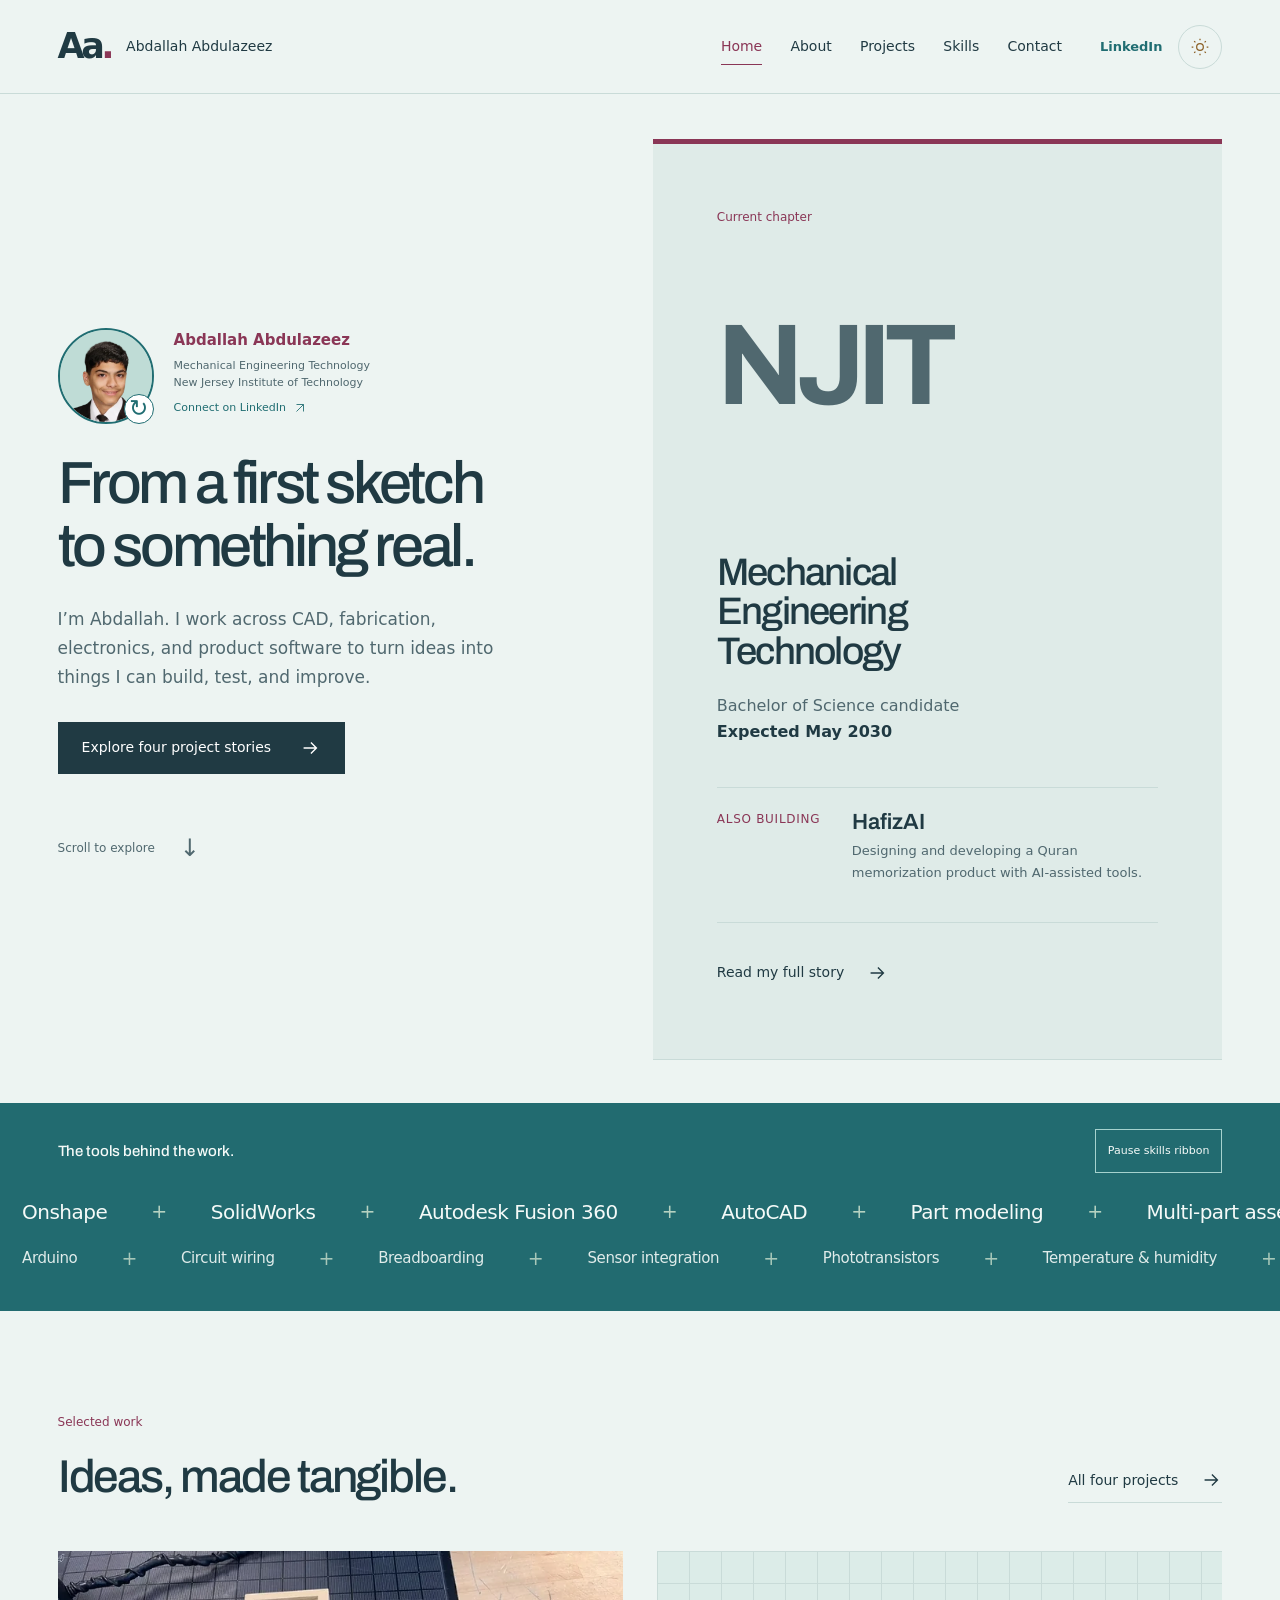
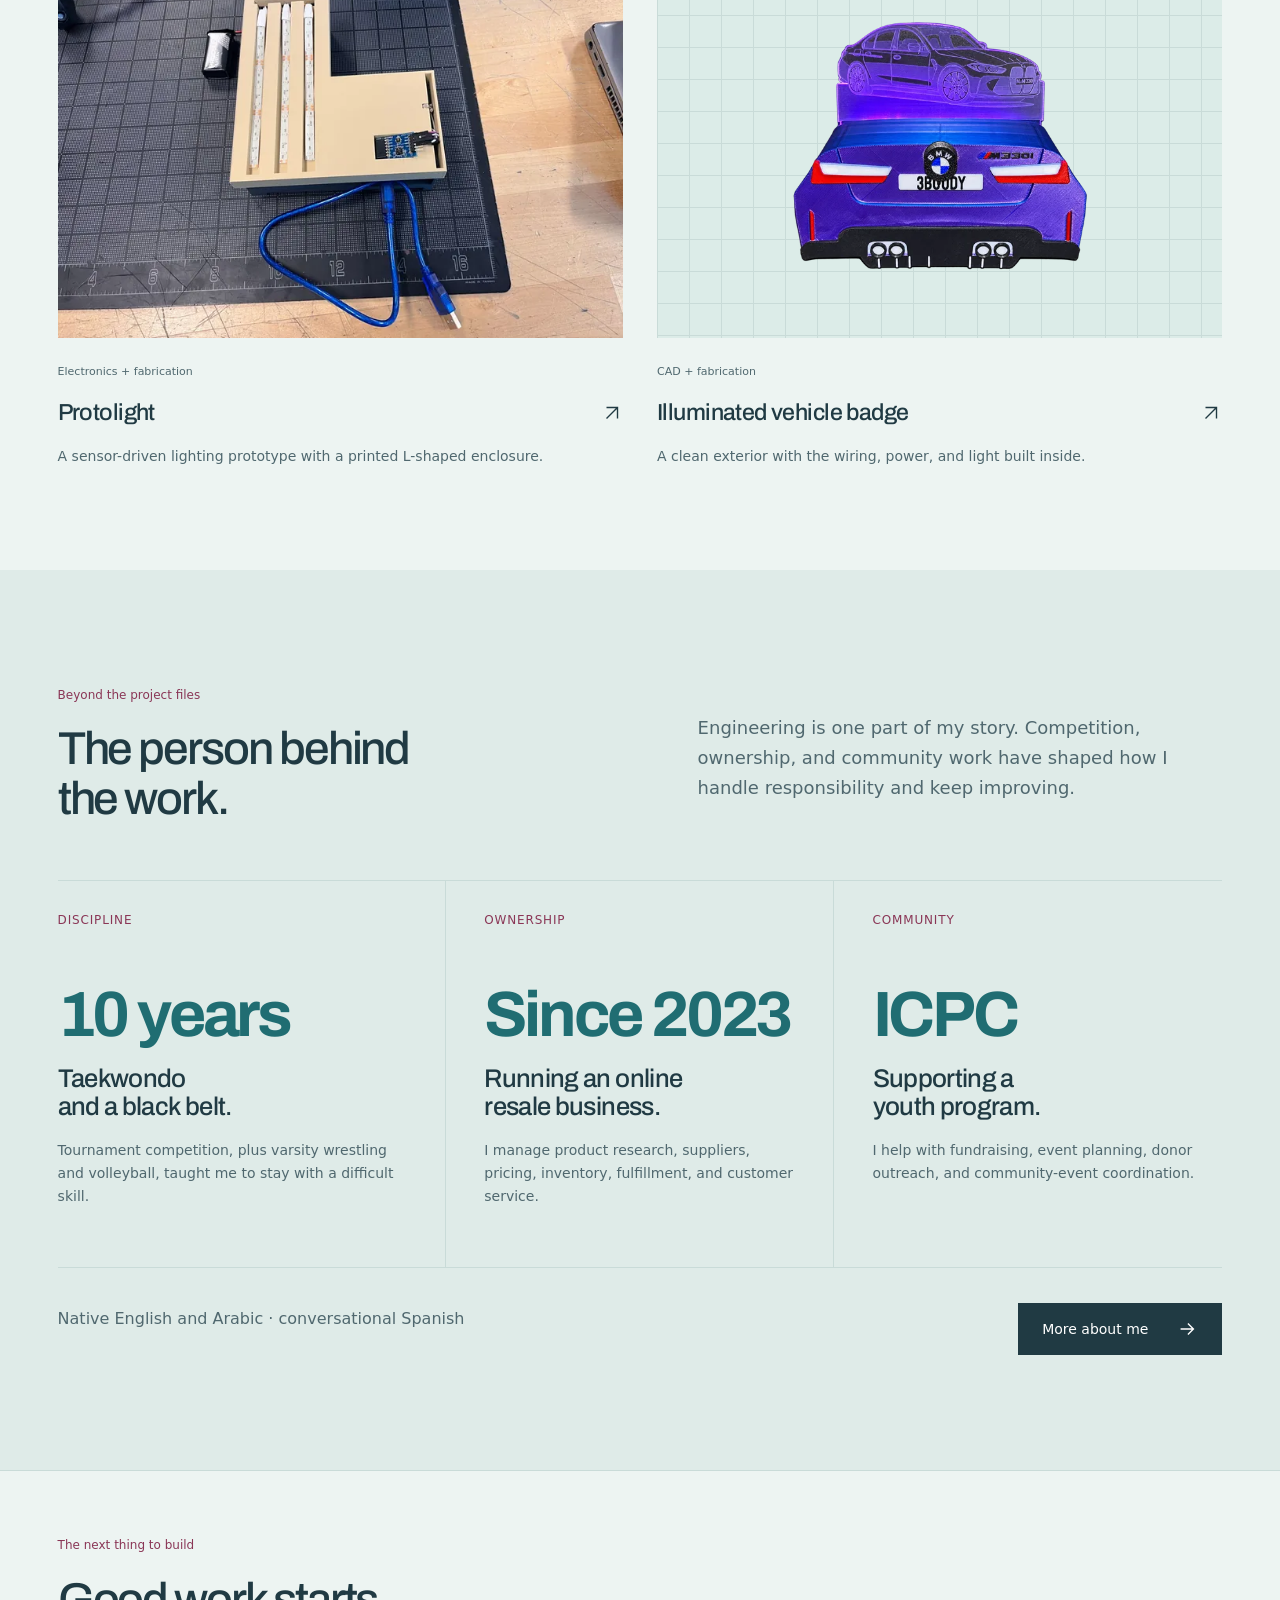
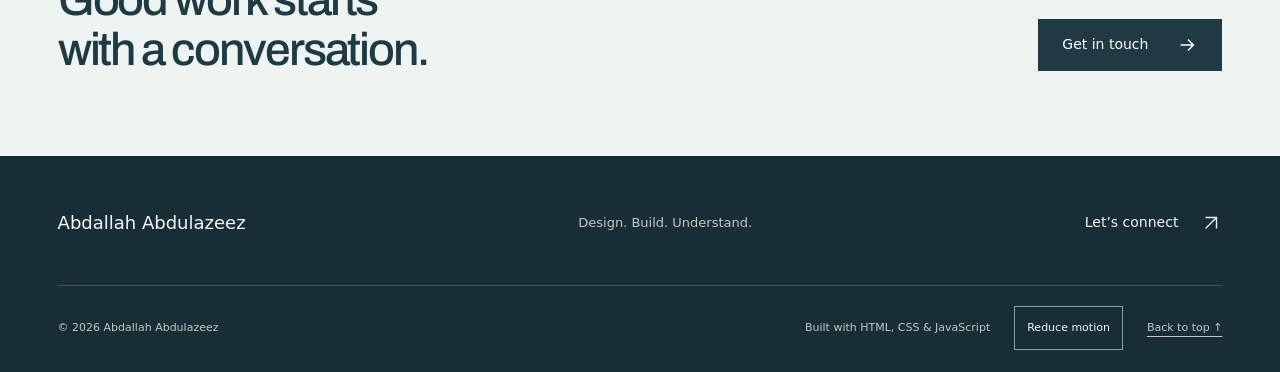
<file: index.html>
<!doctype html>
<html lang="en"><head><meta charset="utf-8"><meta name="viewport" content="width=device-width, initial-scale=1"><meta name="theme-color" content="#f0f0ec"><meta name="description" content="Mechanical Engineering Technology student at NJIT. Explore Abdallah Abdulazeez’s CAD, fabrication, electronics, and product projects."><title>Mechanical design & hands-on engineering | Abdallah Abdulazeez</title><link rel="icon" href="assets/images/favicon.svg" type="image/svg+xml"><script src="theme.js"></script><link rel="stylesheet" href="styles.css"><script src="script.js" defer></script></head>
<body><a class="skip-link" href="#main">Skip to content</a><div class="reading-progress" aria-hidden="true"></div>
<header class="site-header"><div class="header-inner"><a class="brand" href="index.html" aria-label="Aa. Abdallah Abdulazeez, home"><span class="monogram" aria-hidden="true">Aa<span>.</span></span><span class="brand-name">Abdallah Abdulazeez</span></a><button class="menu-toggle" aria-expanded="false" aria-controls="primary-navigation" hidden>Menu <span aria-hidden="true">＋</span></button><nav id="primary-navigation" aria-label="Main navigation"><a href="index.html" aria-current="page">Home</a><a href="about.html">About</a><a href="projects.html">Projects</a><a href="skills.html">Skills</a><a href="contact.html">Contact</a></nav><div class="header-actions"><a class="header-linkedin" href="https://www.linkedin.com/in/abdallah-abdulazeez/" aria-label="in / LinkedIn: Abdallah Abdulazeez"><span class="linkedin-mark" aria-hidden="true">in</span><span class="social-text">LinkedIn</span></a><button class="theme-toggle" type="button" aria-label="Switch to dark mode" aria-pressed="false" hidden><svg class="theme-moon" viewBox="0 0 24 24" aria-hidden="true"><path d="M20 14.3A8.2 8.2 0 0 1 9.7 4 8.3 8.3 0 1 0 20 14.3Z"/></svg><svg class="theme-sun" viewBox="0 0 24 24" aria-hidden="true"><circle cx="12" cy="12" r="4"/><path d="M12 2v2m0 16v2M2 12h2m16 0h2M5 5l1.5 1.5m11 11L19 19M5 19l1.5-1.5m11-11L19 5"/></svg></button></div></div></header>
<main id="main" tabindex="-1"><section class="hero container"><div class="hero-copy"><div class="hero-person"><figure class="portrait-switcher portrait-small" data-portrait="professional"><button class="portrait-flip" type="button" disabled aria-label="Show graduation portrait of Abdallah Abdulazeez" aria-pressed="false"><span class="portrait-turn"><span class="portrait-face portrait-front"><img class="portrait-professional" src="assets/images/portrait-professional.webp" alt="Abdallah Abdulazeez in a black suit and tie." width="462" height="494"></span><span class="portrait-face portrait-back" aria-hidden="true"><img class="portrait-graduation" src="assets/images/portrait-professional.webp" data-src="assets/images/portrait-graduation.webp" alt="A headshot of Abdallah Abdulazeez from his graduation photograph, wearing a light suit." width="1000" height="1333" loading="lazy"></span></span><span class="portrait-flip-mark" aria-hidden="true">↻</span></button><span class="portrait-status" role="status" aria-live="polite"></span><figcaption><span data-portrait-label>Professional portrait</span><span class="portrait-hint">Hover, swipe, or tap to flip</span></figcaption></figure><div><p class="person-name">Abdallah Abdulazeez</p><p class="person-role">Mechanical Engineering Technology<br>New Jersey Institute of Technology</p><a class="person-link" href="https://www.linkedin.com/in/abdallah-abdulazeez/">Connect on LinkedIn <svg viewBox="0 0 24 24" aria-hidden="true"><path d="M6 18 18 6M6 6h12v12"/></svg></a></div></div><h1>From a first sketch<br>to something real.</h1><p class="hero-description">I’m Abdallah. I work across CAD, fabrication, electronics, and product software to turn ideas into things I can build, test, and improve.</p><a class="button button-dark" href="projects.html">Explore four project stories <svg viewBox="0 0 24 24" aria-hidden="true"><path d="M5 12h14M13 6l6 6-6 6"/></svg></a><a class="hero-scroll" href="#selected-work">Scroll to explore <span aria-hidden="true">↓</span></a></div><aside class="hero-current" aria-labelledby="current-heading"><p class="section-label">Current chapter</p><div class="current-school"><p class="current-mark" aria-hidden="true">NJIT</p><h2 id="current-heading">Mechanical Engineering Technology</h2><p>Bachelor of Science candidate<br><strong>Expected May 2030</strong></p></div><div class="current-building"><span>Also building</span><strong>HafizAI</strong><p>Designing and developing a Quran memorization product with AI-assisted tools.</p></div><a class="text-link" href="about.html">Read my full story <svg viewBox="0 0 24 24" aria-hidden="true"><path d="M5 12h14M13 6l6 6-6 6"/></svg></a></aside></section>
<section class="skills-banner" aria-labelledby="toolkit-heading"><div class="ribbon-heading container"><h2 id="toolkit-heading">The tools behind the work.</h2><button class="ribbon-toggle" type="button" aria-pressed="false" hidden>Pause skills ribbon <span aria-hidden="true">Ⅱ</span></button></div><div class="ribbon-window ribbon-row-1"><div class="ribbon-track"><ul class="ribbon-list"><li>Onshape</li><li>SolidWorks</li><li>Autodesk Fusion 360</li><li>AutoCAD</li><li>Part modeling</li><li>Multi-part assemblies</li><li>Moving mechanisms</li><li>FDM 3D printing / PLA</li><li>Soldering</li><li>Laser cutting &amp; engraving</li><li>Milling / wood &amp; wax</li><li>Rapid prototyping</li><li>Functional testing</li></ul><ul class="ribbon-list" aria-hidden="true"><li>Onshape</li><li>SolidWorks</li><li>Autodesk Fusion 360</li><li>AutoCAD</li><li>Part modeling</li><li>Multi-part assemblies</li><li>Moving mechanisms</li><li>FDM 3D printing / PLA</li><li>Soldering</li><li>Laser cutting &amp; engraving</li><li>Milling / wood &amp; wax</li><li>Rapid prototyping</li><li>Functional testing</li></ul></div></div><div class="ribbon-window ribbon-row-2"><div class="ribbon-track"><ul class="ribbon-list"><li>Arduino</li><li>Circuit wiring</li><li>Breadboarding</li><li>Sensor integration</li><li>Phototransistors</li><li>Temperature &amp; humidity</li><li>LED control</li><li>Web development</li><li>AI-assisted development</li><li>Product direction</li><li>Google Workspace</li><li>Microsoft Office</li><li>Data tracking &amp; analysis</li><li>English / Arabic / Spanish</li></ul><ul class="ribbon-list" aria-hidden="true"><li>Arduino</li><li>Circuit wiring</li><li>Breadboarding</li><li>Sensor integration</li><li>Phototransistors</li><li>Temperature &amp; humidity</li><li>LED control</li><li>Web development</li><li>AI-assisted development</li><li>Product direction</li><li>Google Workspace</li><li>Microsoft Office</li><li>Data tracking &amp; analysis</li><li>English / Arabic / Spanish</li></ul></div></div></section>
<section id="selected-work" class="section container"><div class="section-heading"><div><p class="section-label">Selected work</p><h2>Ideas, made tangible.</h2></div><a class="text-link" href="projects.html">All four projects <svg viewBox="0 0 24 24" aria-hidden="true"><path d="M5 12h14M13 6l6 6-6 6"/></svg></a></div><div class="project-grid"><article class="project-preview"><a class="project-image" href="projects.html#protolight" tabindex="-1" aria-hidden="true"><img src="assets/images/protolight-final-small.webp" srcset="assets/images/protolight-final-small.webp 720w, assets/images/protolight-final.webp 1400w" sizes="(max-width: 760px) calc(100vw - 48px), (max-width: 1200px) 44vw, 620px" alt="" width="1400" height="1050" loading="lazy"></a><div class="project-caption"><div><p class="project-type">Electronics + fabrication</p><h3><a href="projects.html#protolight">Protolight <svg viewBox="0 0 24 24" aria-hidden="true"><path d="M6 18 18 6M6 6h12v12"/></svg></a></h3><p>A sensor-driven lighting prototype with a printed L-shaped enclosure.</p></div></div></article><article class="project-preview"><a class="project-image project-image-cutout" href="projects.html#badge" tabindex="-1" aria-hidden="true"><img src="assets/images/badge-cutout.webp" alt="" width="500" height="442" loading="lazy"></a><div class="project-caption"><div><p class="project-type">CAD + fabrication</p><h3><a href="projects.html#badge">Illuminated vehicle badge <svg viewBox="0 0 24 24" aria-hidden="true"><path d="M6 18 18 6M6 6h12v12"/></svg></a></h3><p>A clean exterior with the wiring, power, and light built inside.</p></div></div></article></div></section>
<section class="home-personal" aria-labelledby="personal-heading"><div class="container"><div class="home-personal-heading"><div><p class="section-label">Beyond the project files</p><h2 id="personal-heading">The person behind<br>the work.</h2></div><p>Engineering is one part of my story. Competition, ownership, and community work have shaped how I handle responsibility and keep improving.</p></div><div class="personal-stories"><article><span class="personal-kicker">Discipline</span><p class="personal-number">10 years</p><h3>Taekwondo and a black belt.</h3><p>Tournament competition, plus varsity wrestling and volleyball, taught me to stay with a difficult skill.</p></article><article><span class="personal-kicker">Ownership</span><p class="personal-number">Since 2023</p><h3>Running an online resale business.</h3><p>I manage product research, suppliers, pricing, inventory, fulfillment, and customer service.</p></article><article><span class="personal-kicker">Community</span><p class="personal-number">ICPC</p><h3>Supporting a youth program.</h3><p>I help with fundraising, event planning, donor outreach, and community-event coordination.</p></article></div><div class="home-personal-cta"><p>Native English and Arabic · conversational Spanish</p><a class="button button-dark" href="about.html">More about me <svg viewBox="0 0 24 24" aria-hidden="true"><path d="M5 12h14M13 6l6 6-6 6"/></svg></a></div></div></section><section class="contact-strip container"><div><p class="section-label">The next thing to build</p><h2>Good work starts<br>with a conversation.</h2></div><a class="button button-dark" href="contact.html">Get in touch <svg viewBox="0 0 24 24" aria-hidden="true"><path d="M5 12h14M13 6l6 6-6 6"/></svg></a></section></main>
<footer class="site-footer"><div class="footer-top"><a class="brand footer-brand" href="index.html">Abdallah Abdulazeez</a><p>Design. Build. Understand.</p><a class="text-link" href="contact.html">Let’s connect <svg viewBox="0 0 24 24" aria-hidden="true"><path d="M6 18 18 6M6 6h12v12"/></svg></a></div><div class="footer-bottom"><span>© 2026 Abdallah Abdulazeez</span><span>Built with HTML, CSS &amp; JavaScript</span><button class="motion-toggle" type="button" aria-pressed="false" hidden>Reduce motion</button><a href="#main">Back to top ↑</a></div></footer></body></html>
</file>
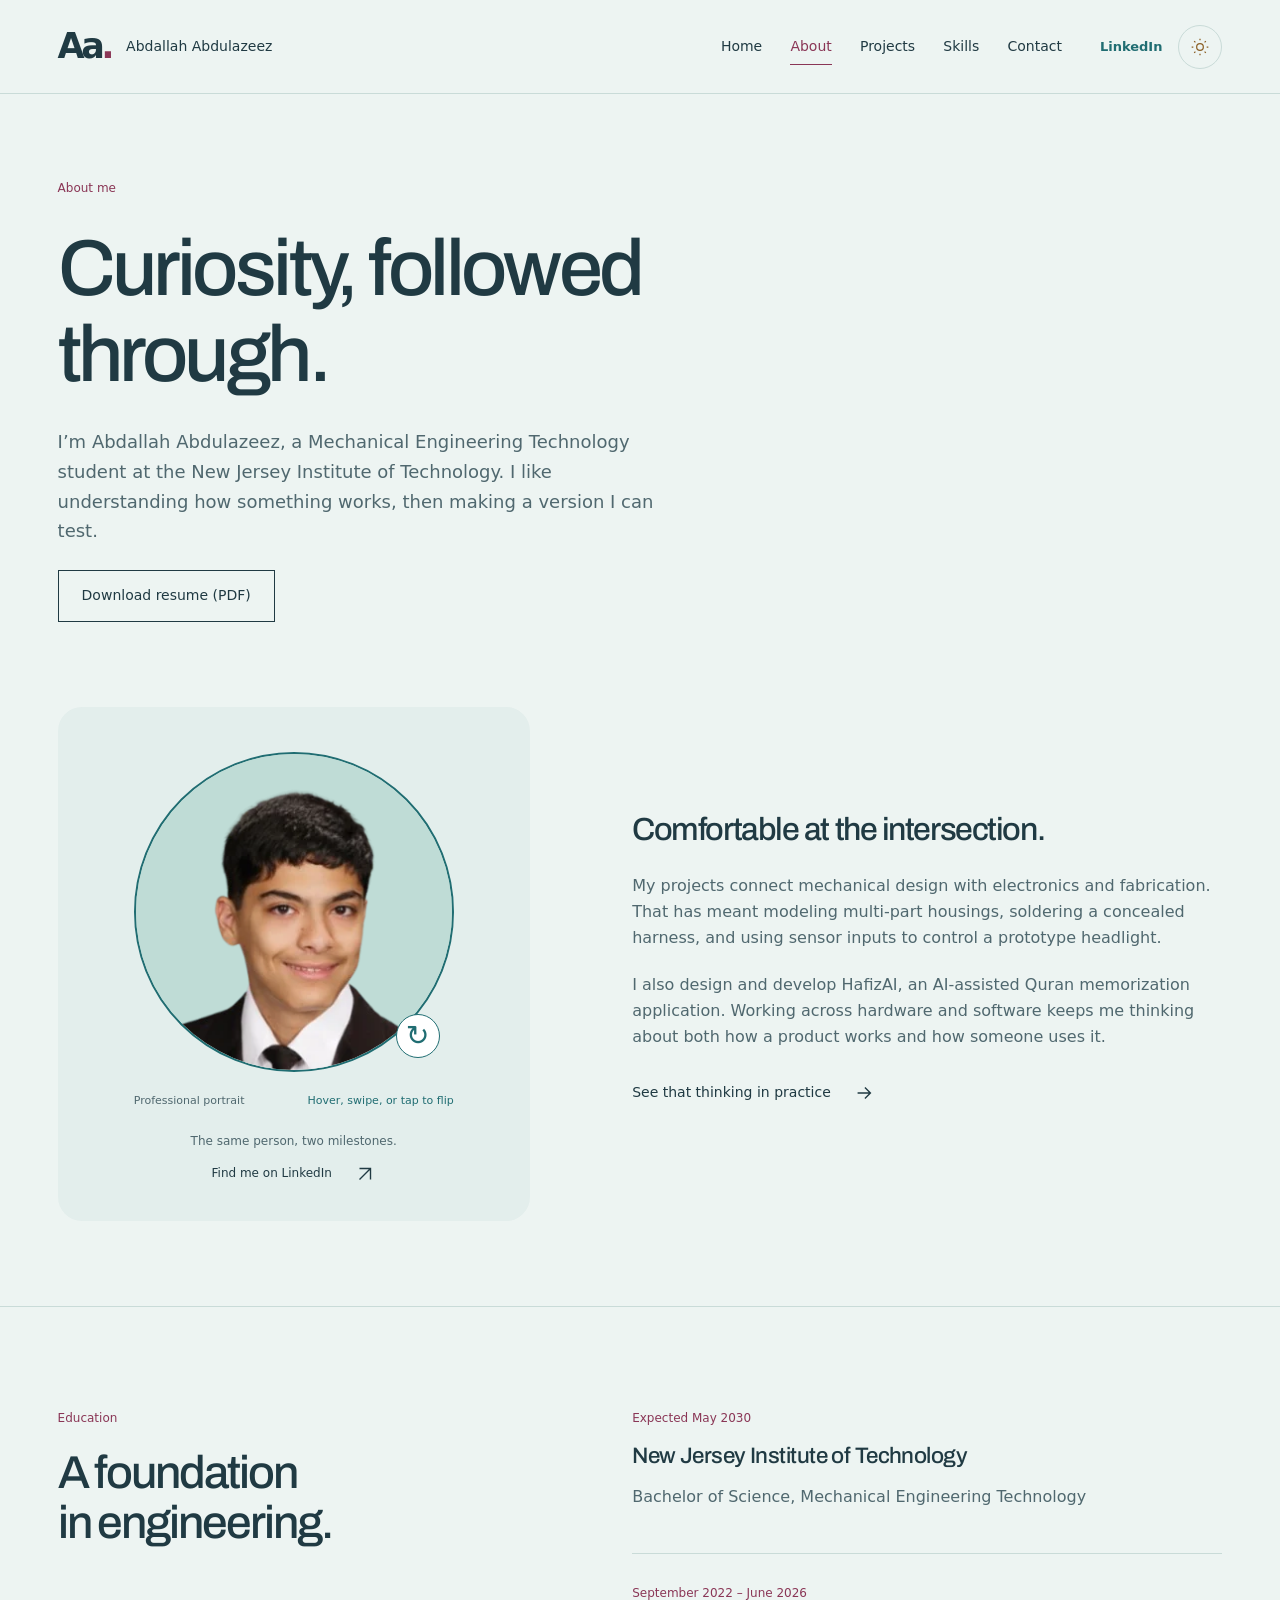
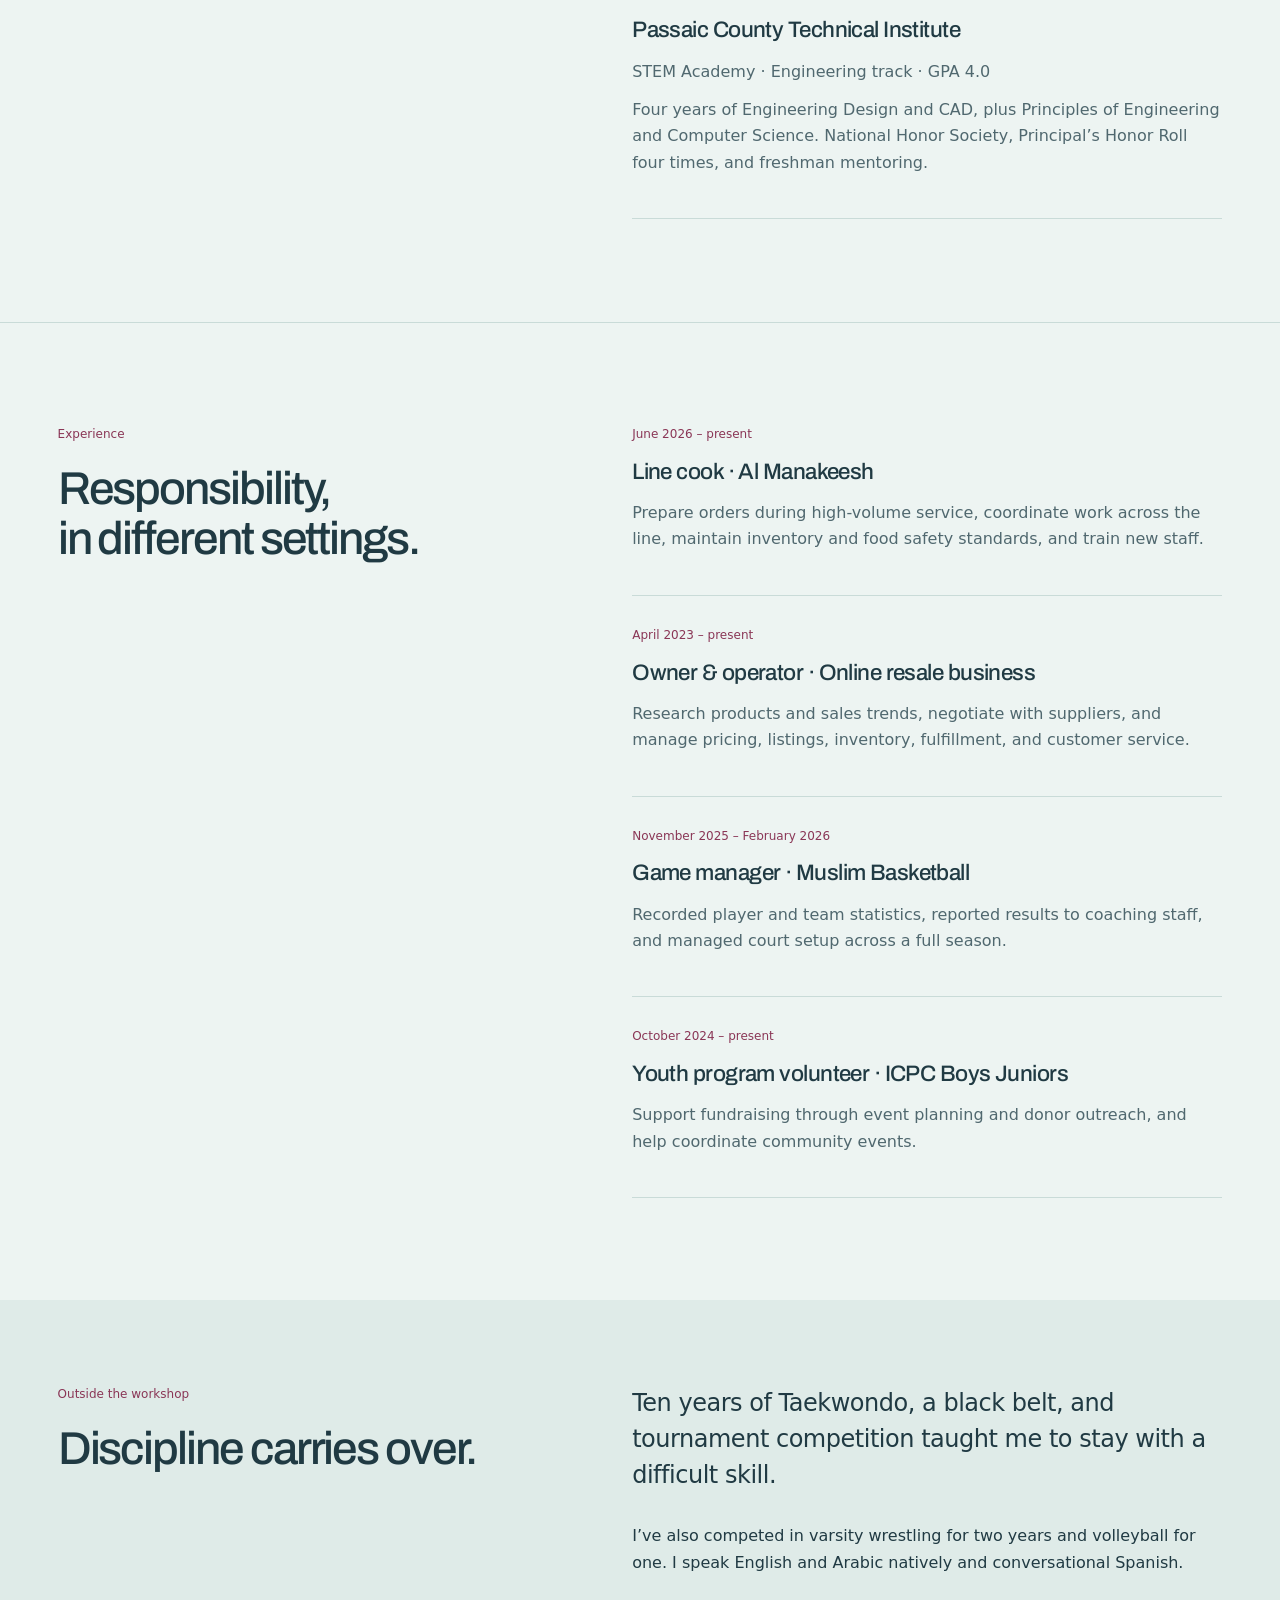
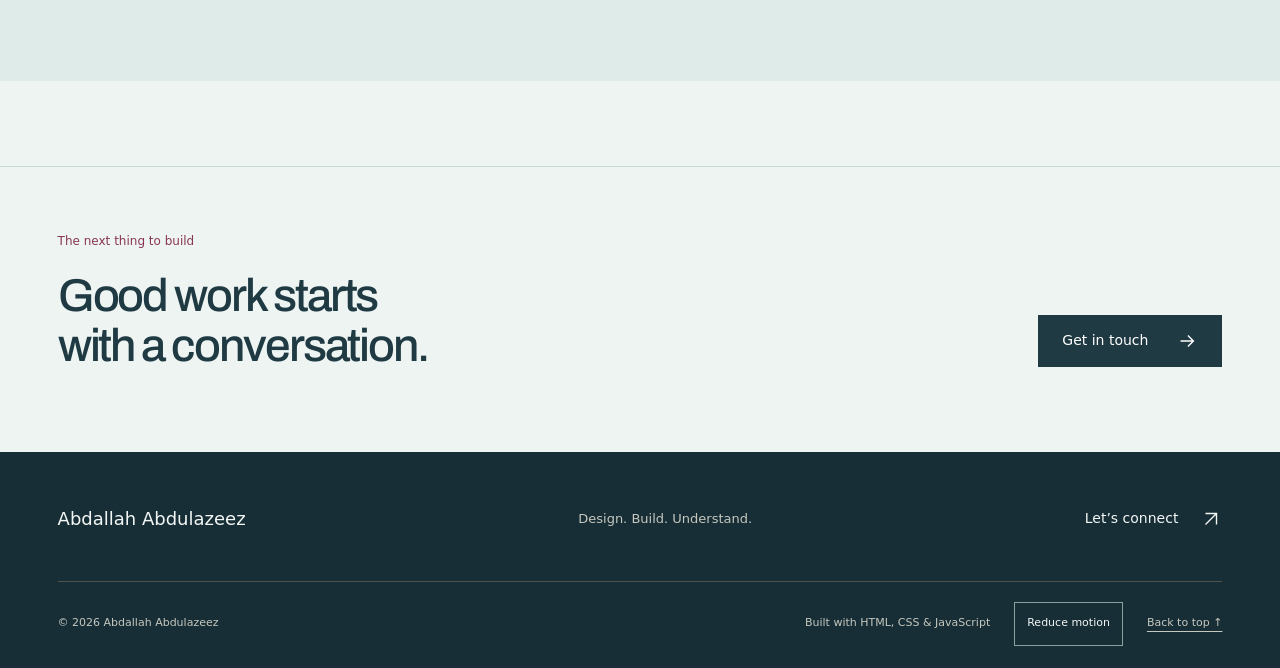
<file: about.html>
<!doctype html>
<html lang="en"><head><meta charset="utf-8"><meta name="viewport" content="width=device-width, initial-scale=1"><meta name="theme-color" content="#f0f0ec"><meta name="description" content="Learn about Abdallah Abdulazeez’s engineering education, professional experience, community work, and interests."><title>About | Abdallah Abdulazeez</title><link rel="icon" href="assets/images/favicon.svg" type="image/svg+xml"><script src="theme.js"></script><link rel="stylesheet" href="styles.css"><script src="script.js" defer></script></head>
<body><a class="skip-link" href="#main">Skip to content</a><div class="reading-progress" aria-hidden="true"></div>
<header class="site-header"><div class="header-inner"><a class="brand" href="index.html" aria-label="Aa. Abdallah Abdulazeez, home"><span class="monogram" aria-hidden="true">Aa<span>.</span></span><span class="brand-name">Abdallah Abdulazeez</span></a><button class="menu-toggle" aria-expanded="false" aria-controls="primary-navigation" hidden>Menu <span aria-hidden="true">＋</span></button><nav id="primary-navigation" aria-label="Main navigation"><a href="index.html">Home</a><a href="about.html" aria-current="page">About</a><a href="projects.html">Projects</a><a href="skills.html">Skills</a><a href="contact.html">Contact</a></nav><div class="header-actions"><a class="header-linkedin" href="https://www.linkedin.com/in/abdallah-abdulazeez/" aria-label="in / LinkedIn: Abdallah Abdulazeez"><span class="linkedin-mark" aria-hidden="true">in</span><span class="social-text">LinkedIn</span></a><button class="theme-toggle" type="button" aria-label="Switch to dark mode" aria-pressed="false" hidden><svg class="theme-moon" viewBox="0 0 24 24" aria-hidden="true"><path d="M20 14.3A8.2 8.2 0 0 1 9.7 4 8.3 8.3 0 1 0 20 14.3Z"/></svg><svg class="theme-sun" viewBox="0 0 24 24" aria-hidden="true"><circle cx="12" cy="12" r="4"/><path d="M12 2v2m0 16v2M2 12h2m16 0h2M5 5l1.5 1.5m11 11L19 19M5 19l1.5-1.5m11-11L19 5"/></svg></button></div></div></header>
<main id="main" tabindex="-1"><section class="page-intro container"><p class="section-label">About me</p><h1>Curiosity, followed<br>through.</h1><p class="page-lead">I’m Abdallah Abdulazeez, a Mechanical Engineering Technology student at the New Jersey Institute of Technology. I like understanding how something works, then making a version I can test.</p><p class="resume-action"><a class="button button-outline" href="output/pdf/abdallah-abdulazeez-resume.pdf" download>Download resume (PDF)</a></p></section><section class="about-statement container"><div class="portrait-about-panel"><figure class="portrait-switcher portrait-large" data-portrait="professional"><button class="portrait-flip" type="button" disabled aria-label="Show graduation portrait of Abdallah Abdulazeez" aria-pressed="false"><span class="portrait-turn"><span class="portrait-face portrait-front"><img class="portrait-professional" src="assets/images/portrait-professional.webp" alt="Abdallah Abdulazeez in a black suit and tie." width="462" height="494"></span><span class="portrait-face portrait-back" aria-hidden="true"><img class="portrait-graduation" src="assets/images/portrait-professional.webp" data-src="assets/images/portrait-graduation.webp" alt="A headshot of Abdallah Abdulazeez from his graduation photograph, wearing a light suit." width="1000" height="1333" loading="lazy"></span></span><span class="portrait-flip-mark" aria-hidden="true">↻</span></button><span class="portrait-status" role="status" aria-live="polite"></span><figcaption><span data-portrait-label>Professional portrait</span><span class="portrait-hint">Hover, swipe, or tap to flip</span></figcaption></figure><p class="portrait-panel-note">The same person, two milestones.</p><a class="text-link" href="https://www.linkedin.com/in/abdallah-abdulazeez/">Find me on LinkedIn <svg viewBox="0 0 24 24" aria-hidden="true"><path d="M6 18 18 6M6 6h12v12"/></svg></a></div><div><h2>Comfortable at the intersection.</h2><p>My projects connect mechanical design with electronics and fabrication. That has meant modeling multi-part housings, soldering a concealed harness, and using sensor inputs to control a prototype headlight.</p><p>I also design and develop HafizAI, an AI-assisted Quran memorization application. Working across hardware and software keeps me thinking about both how a product works and how someone uses it.</p><a class="text-link" href="projects.html">See that thinking in practice <svg viewBox="0 0 24 24" aria-hidden="true"><path d="M5 12h14M13 6l6 6-6 6"/></svg></a></div></section>
<section class="section container split-section"><div><p class="section-label">Education</p><h2>A foundation<br>in engineering.</h2></div><div class="timeline"><article><p class="timeline-date">Expected May 2030</p><h3>New Jersey Institute of Technology</h3><p>Bachelor of Science, Mechanical Engineering Technology</p></article><article><p class="timeline-date">September 2022 – June 2026</p><h3>Passaic County Technical Institute</h3><p>STEM Academy · Engineering track · GPA 4.0</p><p>Four years of Engineering Design and CAD, plus Principles of Engineering and Computer Science. National Honor Society, Principal’s Honor Roll four times, and freshman mentoring.</p></article></div></section>
<section class="section container split-section"><div><p class="section-label">Experience</p><h2>Responsibility,<br>in different settings.</h2></div><div class="timeline"><article><p class="timeline-date">June 2026 – present</p><h3>Line cook · Al Manakeesh</h3><p>Prepare orders during high-volume service, coordinate work across the line, maintain inventory and food safety standards, and train new staff.</p></article><article><p class="timeline-date">April 2023 – present</p><h3>Owner &amp; operator · Online resale business</h3><p>Research products and sales trends, negotiate with suppliers, and manage pricing, listings, inventory, fulfillment, and customer service.</p></article><article><p class="timeline-date">November 2025 – February 2026</p><h3>Game manager · Muslim Basketball</h3><p>Recorded player and team statistics, reported results to coaching staff, and managed court setup across a full season.</p></article><article><p class="timeline-date">October 2024 – present</p><h3>Youth program volunteer · ICPC Boys Juniors</h3><p>Support fundraising through event planning and donor outreach, and help coordinate community events.</p></article></div></section>
<section class="interest-section"><div class="container split-section"><div><p class="section-label">Outside the workshop</p><h2>Discipline carries over.</h2></div><div><p class="large-copy">Ten years of Taekwondo, a black belt, and tournament competition taught me to stay with a difficult skill.</p><p>I’ve also competed in varsity wrestling for two years and volleyball for one. I speak English and Arabic natively and conversational Spanish.</p></div></div></section><section class="contact-strip container"><div><p class="section-label">The next thing to build</p><h2>Good work starts<br>with a conversation.</h2></div><a class="button button-dark" href="contact.html">Get in touch <svg viewBox="0 0 24 24" aria-hidden="true"><path d="M5 12h14M13 6l6 6-6 6"/></svg></a></section></main>
<footer class="site-footer"><div class="footer-top"><a class="brand footer-brand" href="index.html">Abdallah Abdulazeez</a><p>Design. Build. Understand.</p><a class="text-link" href="contact.html">Let’s connect <svg viewBox="0 0 24 24" aria-hidden="true"><path d="M6 18 18 6M6 6h12v12"/></svg></a></div><div class="footer-bottom"><span>© 2026 Abdallah Abdulazeez</span><span>Built with HTML, CSS &amp; JavaScript</span><button class="motion-toggle" type="button" aria-pressed="false" hidden>Reduce motion</button><a href="#main">Back to top ↑</a></div></footer></body></html>
</file>
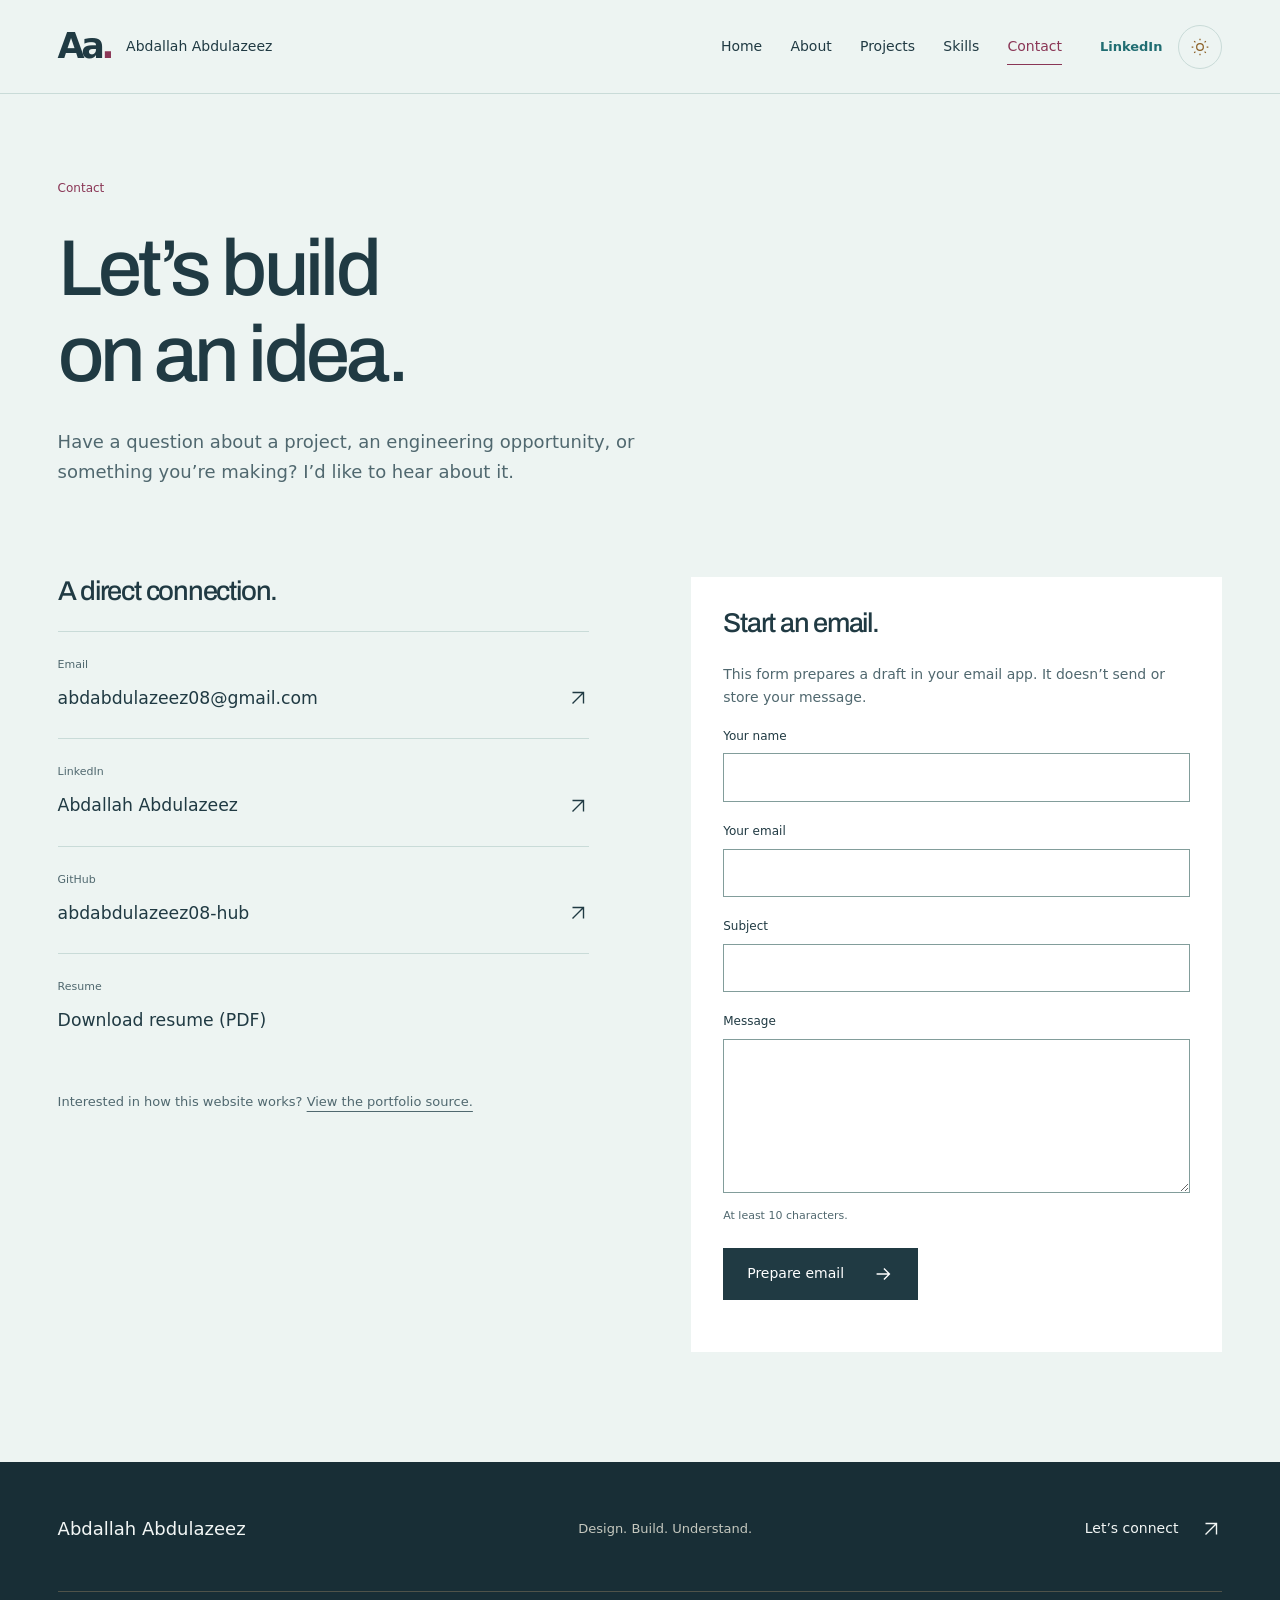
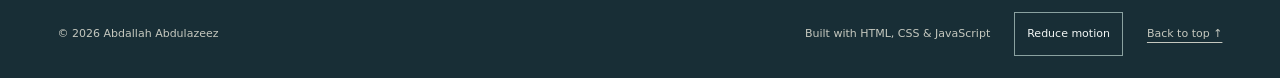
<file: contact.html>
<!doctype html>
<html lang="en"><head><meta charset="utf-8"><meta name="viewport" content="width=device-width, initial-scale=1"><meta name="theme-color" content="#f0f0ec"><meta name="description" content="Contact Abdallah Abdulazeez about engineering projects, product ideas, and opportunities through email or LinkedIn."><title>Contact | Abdallah Abdulazeez</title><link rel="icon" href="assets/images/favicon.svg" type="image/svg+xml"><script src="theme.js"></script><link rel="stylesheet" href="styles.css"><script src="script.js" defer></script></head>
<body><a class="skip-link" href="#main">Skip to content</a><div class="reading-progress" aria-hidden="true"></div>
<header class="site-header"><div class="header-inner"><a class="brand" href="index.html" aria-label="Aa. Abdallah Abdulazeez, home"><span class="monogram" aria-hidden="true">Aa<span>.</span></span><span class="brand-name">Abdallah Abdulazeez</span></a><button class="menu-toggle" aria-expanded="false" aria-controls="primary-navigation" hidden>Menu <span aria-hidden="true">＋</span></button><nav id="primary-navigation" aria-label="Main navigation"><a href="index.html">Home</a><a href="about.html">About</a><a href="projects.html">Projects</a><a href="skills.html">Skills</a><a href="contact.html" aria-current="page">Contact</a></nav><div class="header-actions"><a class="header-linkedin" href="https://www.linkedin.com/in/abdallah-abdulazeez/" aria-label="in / LinkedIn: Abdallah Abdulazeez"><span class="linkedin-mark" aria-hidden="true">in</span><span class="social-text">LinkedIn</span></a><button class="theme-toggle" type="button" aria-label="Switch to dark mode" aria-pressed="false" hidden><svg class="theme-moon" viewBox="0 0 24 24" aria-hidden="true"><path d="M20 14.3A8.2 8.2 0 0 1 9.7 4 8.3 8.3 0 1 0 20 14.3Z"/></svg><svg class="theme-sun" viewBox="0 0 24 24" aria-hidden="true"><circle cx="12" cy="12" r="4"/><path d="M12 2v2m0 16v2M2 12h2m16 0h2M5 5l1.5 1.5m11 11L19 19M5 19l1.5-1.5m11-11L19 5"/></svg></button></div></div></header>
<main id="main" tabindex="-1"><section class="page-intro container"><p class="section-label">Contact</p><h1>Let’s build<br>on an idea.</h1><p class="page-lead">Have a question about a project, an engineering opportunity, or something you’re making? I’d like to hear about it.</p></section><section class="contact-layout container"><div class="contact-details"><h2>A direct connection.</h2><div class="contact-link-row"><span>Email</span><a href="mailto:abdabdulazeez08@gmail.com">abdabdulazeez08@gmail.com <svg viewBox="0 0 24 24" aria-hidden="true"><path d="M6 18 18 6M6 6h12v12"/></svg></a></div><div class="contact-link-row"><span>LinkedIn</span><a href="https://www.linkedin.com/in/abdallah-abdulazeez/">Abdallah Abdulazeez <svg viewBox="0 0 24 24" aria-hidden="true"><path d="M6 18 18 6M6 6h12v12"/></svg></a></div><div class="contact-link-row"><span>GitHub</span><a href="https://github.com/abdabdulazeez08-hub">abdabdulazeez08-hub <svg viewBox="0 0 24 24" aria-hidden="true"><path d="M6 18 18 6M6 6h12v12"/></svg></a></div><div class="contact-link-row"><span>Resume</span><a href="output/pdf/abdallah-abdulazeez-resume.pdf" download>Download resume (PDF)</a></div><p class="detail-note">Interested in how this website works? <a href="https://github.com/abdabdulazeez08-hub/Portfolio">View the portfolio source.</a></p></div><div class="contact-form-panel"><h2>Start an email.</h2><p>This form prepares a draft in your email app. It doesn’t send or store your message.</p><form id="contact-form" novalidate><div class="field"><label for="name">Your name</label><input id="name" name="name" autocomplete="name" required maxlength="100" aria-describedby="name-error"><span class="field-error" id="name-error"></span></div><div class="field"><label for="email">Your email</label><input id="email" name="email" type="email" autocomplete="email" inputmode="email" spellcheck="false" required maxlength="254" aria-describedby="email-error"><span class="field-error" id="email-error"></span></div><div class="field"><label for="subject">Subject</label><input id="subject" name="subject" autocomplete="off" required maxlength="150" aria-describedby="subject-error"><span class="field-error" id="subject-error"></span></div><div class="field"><label for="message">Message</label><textarea id="message" name="message" rows="5" autocomplete="off" required minlength="10" maxlength="3000" aria-describedby="message-error message-help"></textarea><span id="message-help" class="field-help">At least 10 characters.</span><span class="field-error" id="message-error"></span></div><button class="button button-dark" type="submit">Prepare email <svg viewBox="0 0 24 24" aria-hidden="true"><path d="M5 12h14M13 6l6 6-6 6"/></svg></button><p id="form-status" role="status" aria-live="polite"></p><a class="button button-outline" id="email-draft" hidden>Open email app <svg viewBox="0 0 24 24" aria-hidden="true"><path d="M6 18 18 6M6 6h12v12"/></svg></a><noscript><p>JavaScript is off. Use the direct email link above to get in touch.</p></noscript></form></div></section></main>
<footer class="site-footer"><div class="footer-top"><a class="brand footer-brand" href="index.html">Abdallah Abdulazeez</a><p>Design. Build. Understand.</p><a class="text-link" href="contact.html">Let’s connect <svg viewBox="0 0 24 24" aria-hidden="true"><path d="M6 18 18 6M6 6h12v12"/></svg></a></div><div class="footer-bottom"><span>© 2026 Abdallah Abdulazeez</span><span>Built with HTML, CSS &amp; JavaScript</span><button class="motion-toggle" type="button" aria-pressed="false" hidden>Reduce motion</button><a href="#main">Back to top ↑</a></div></footer></body></html>
</file>
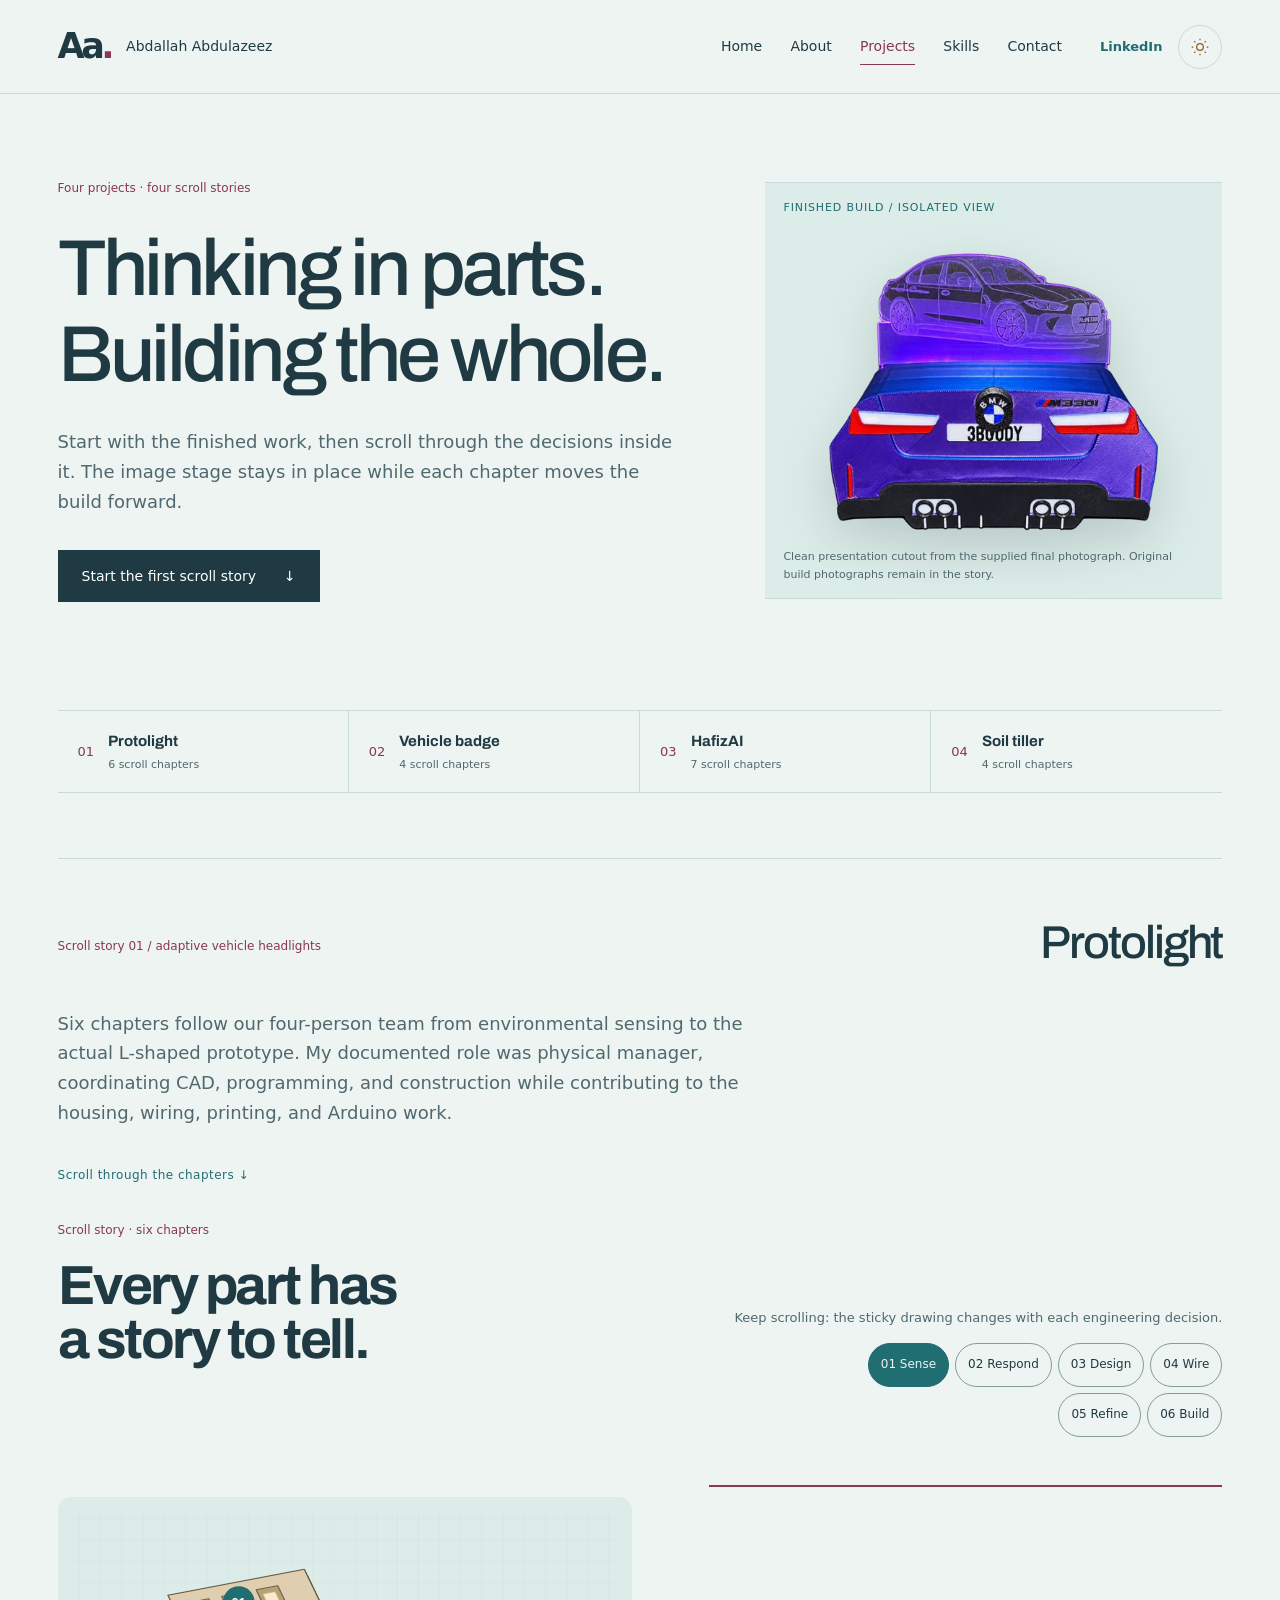
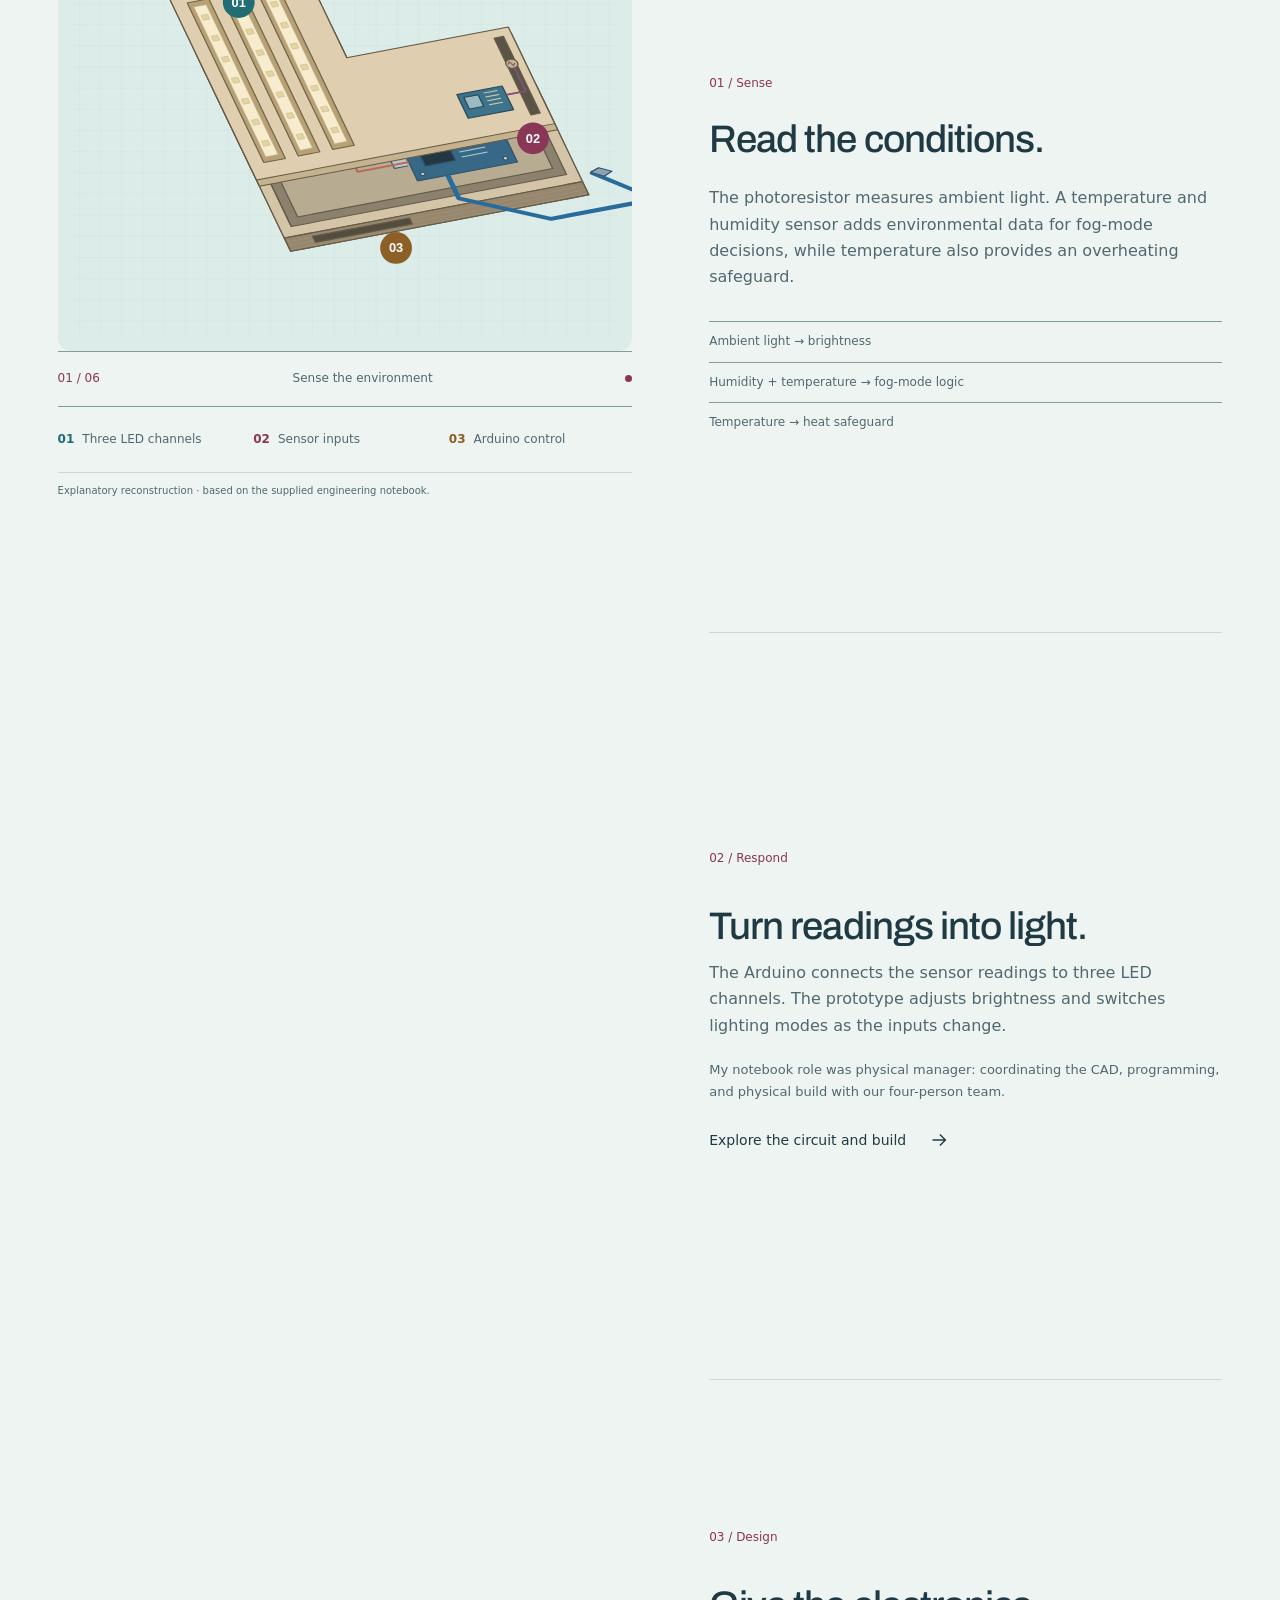
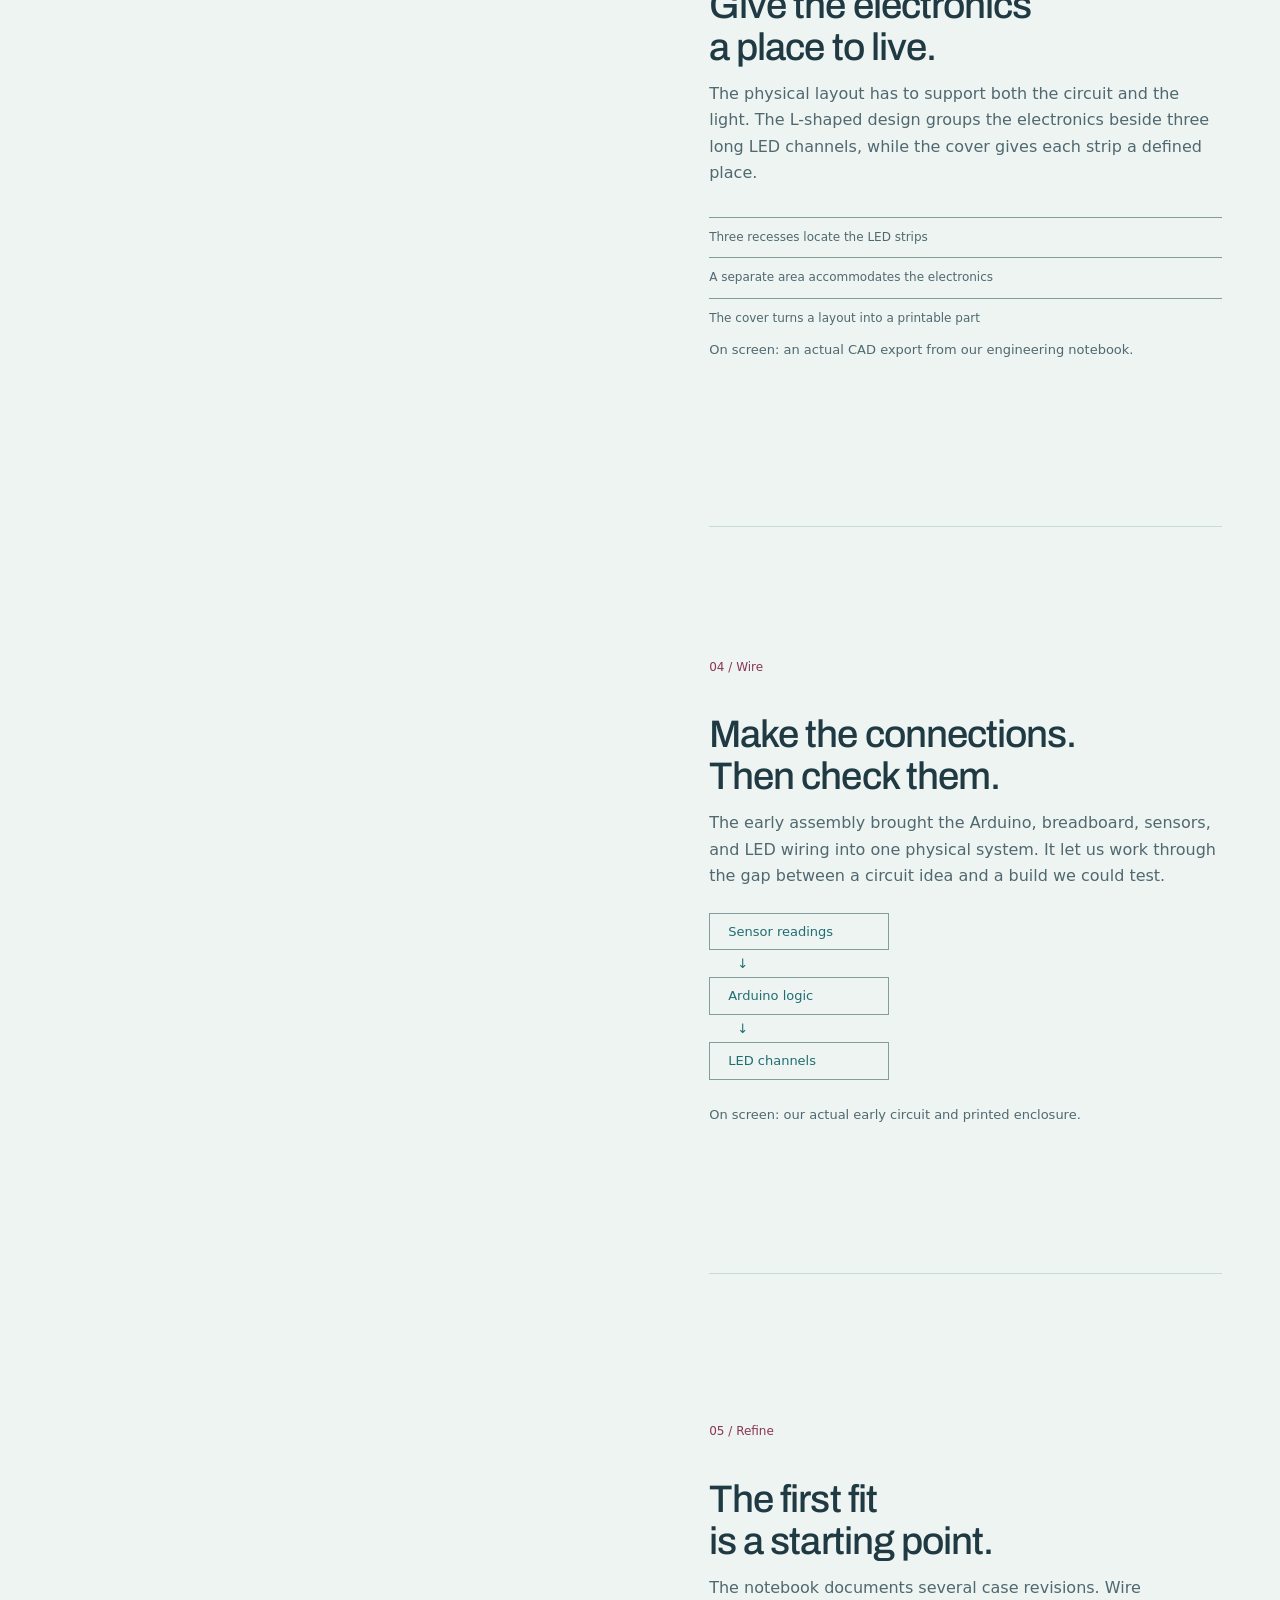
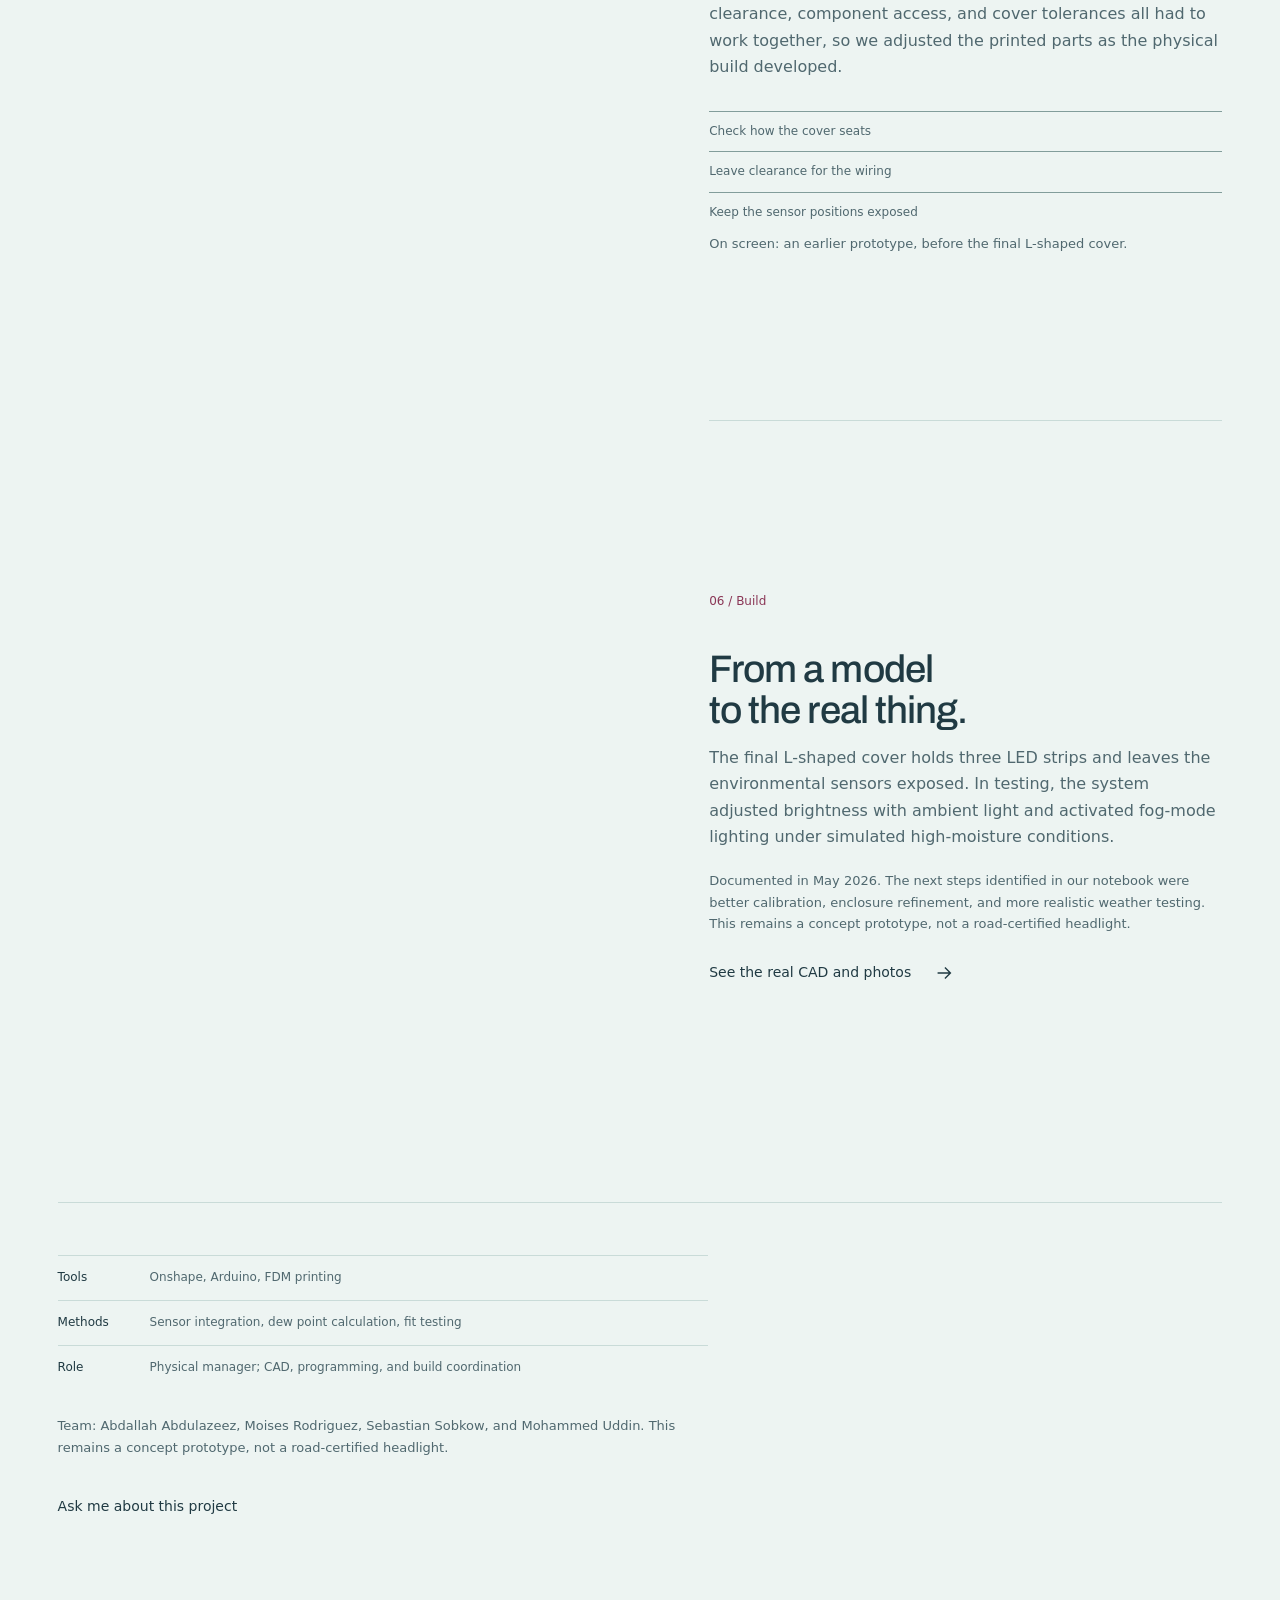
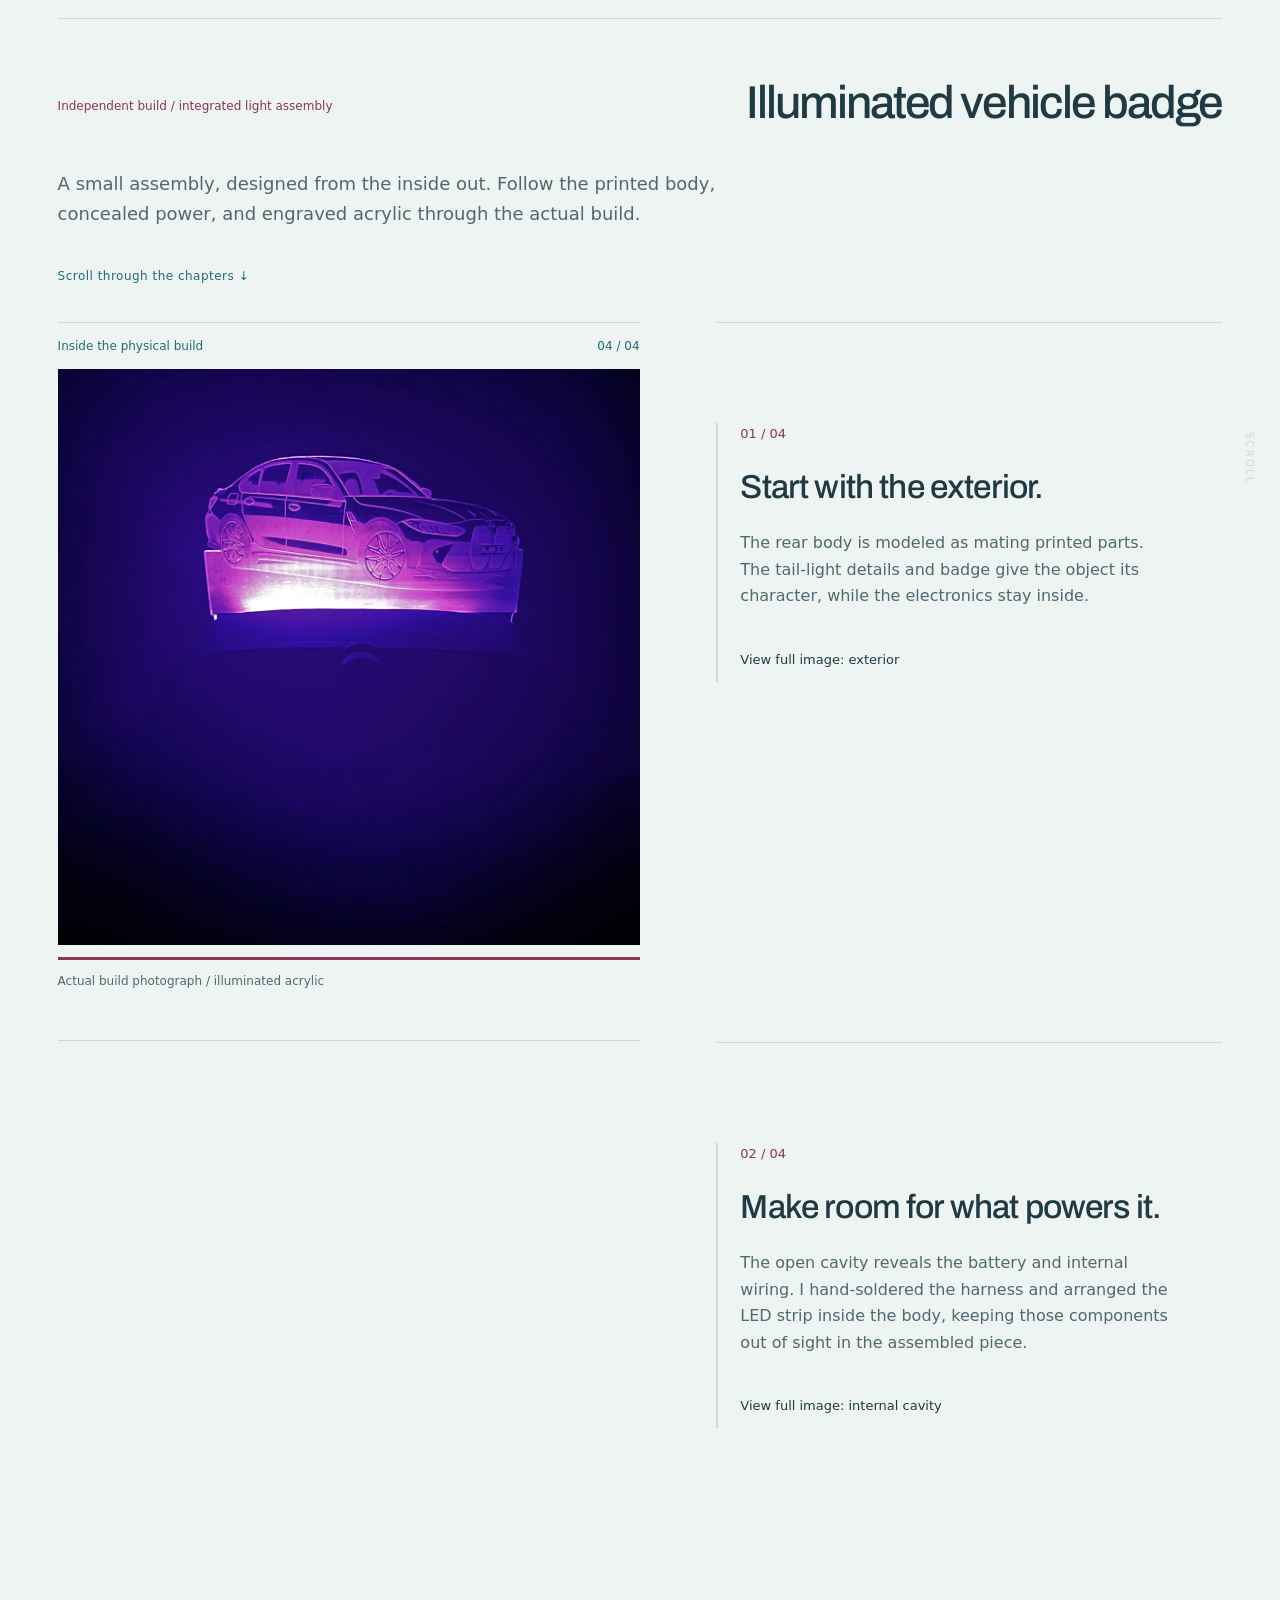
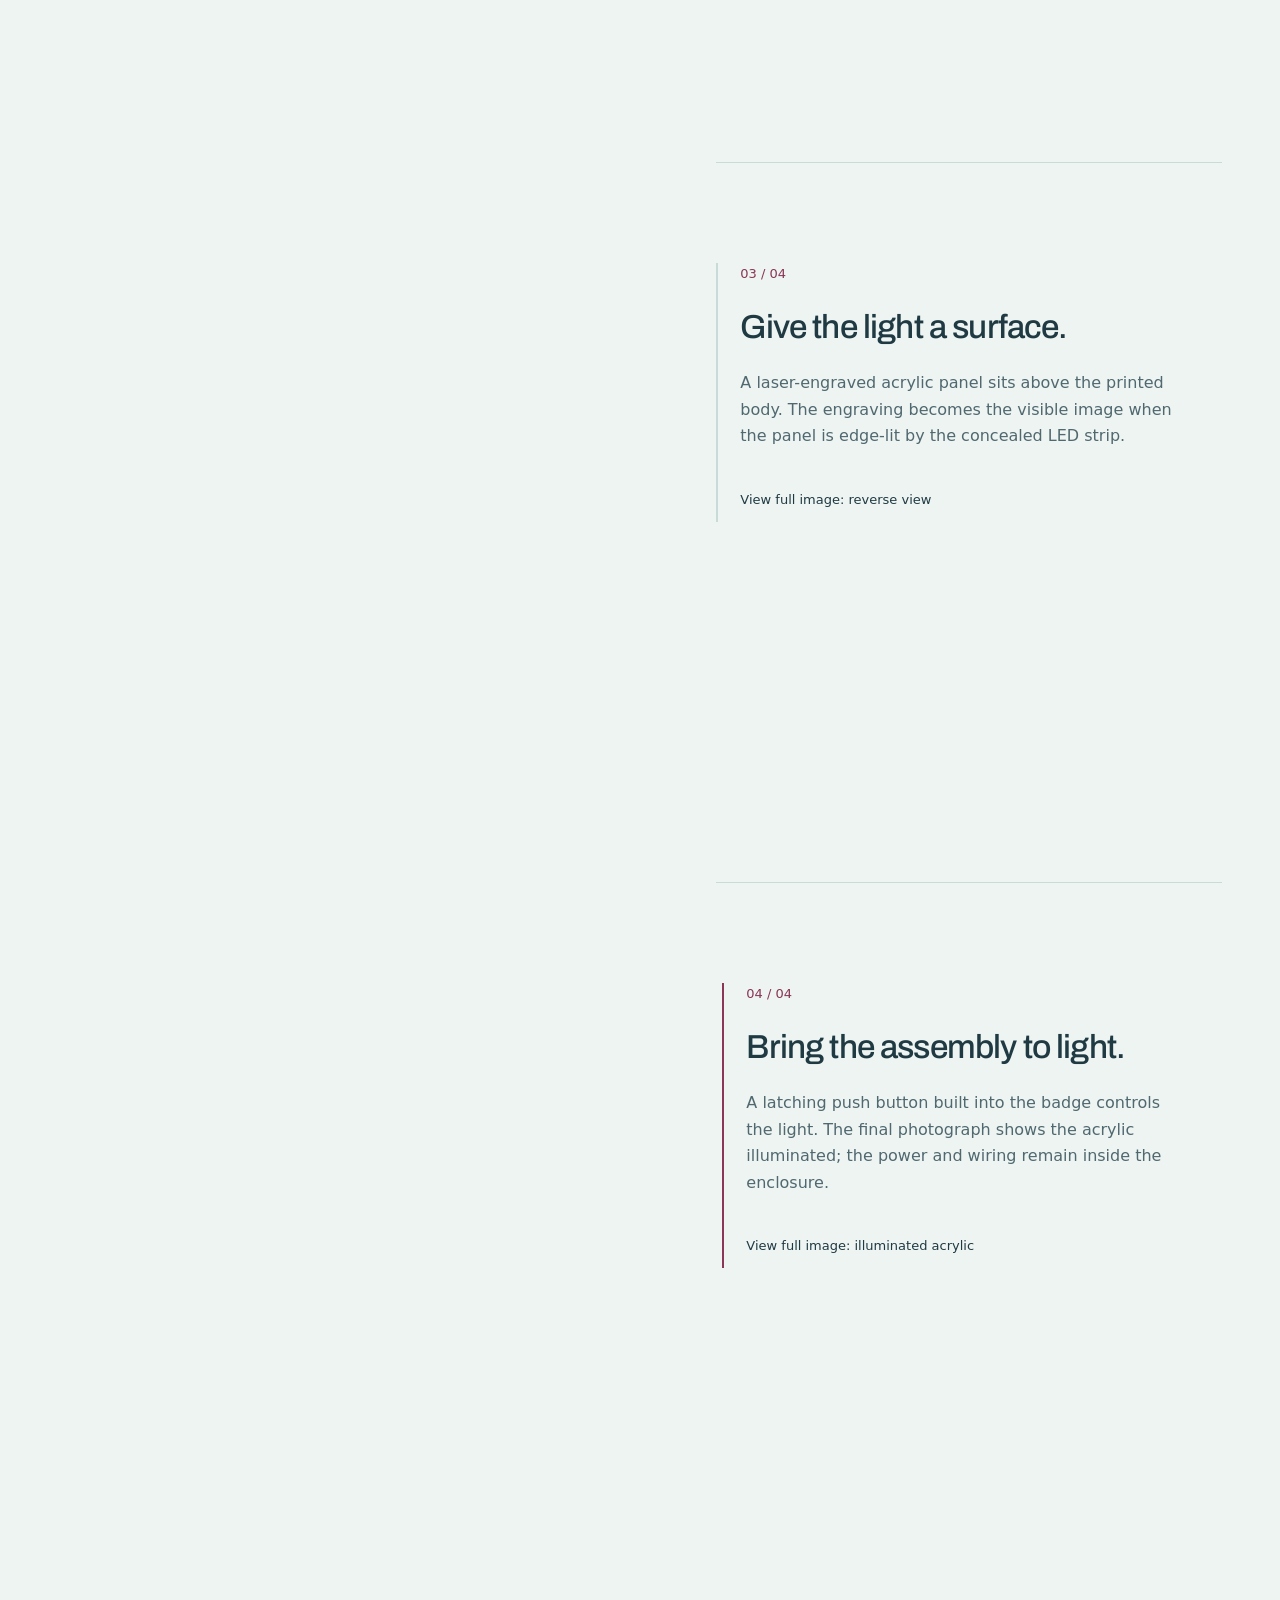
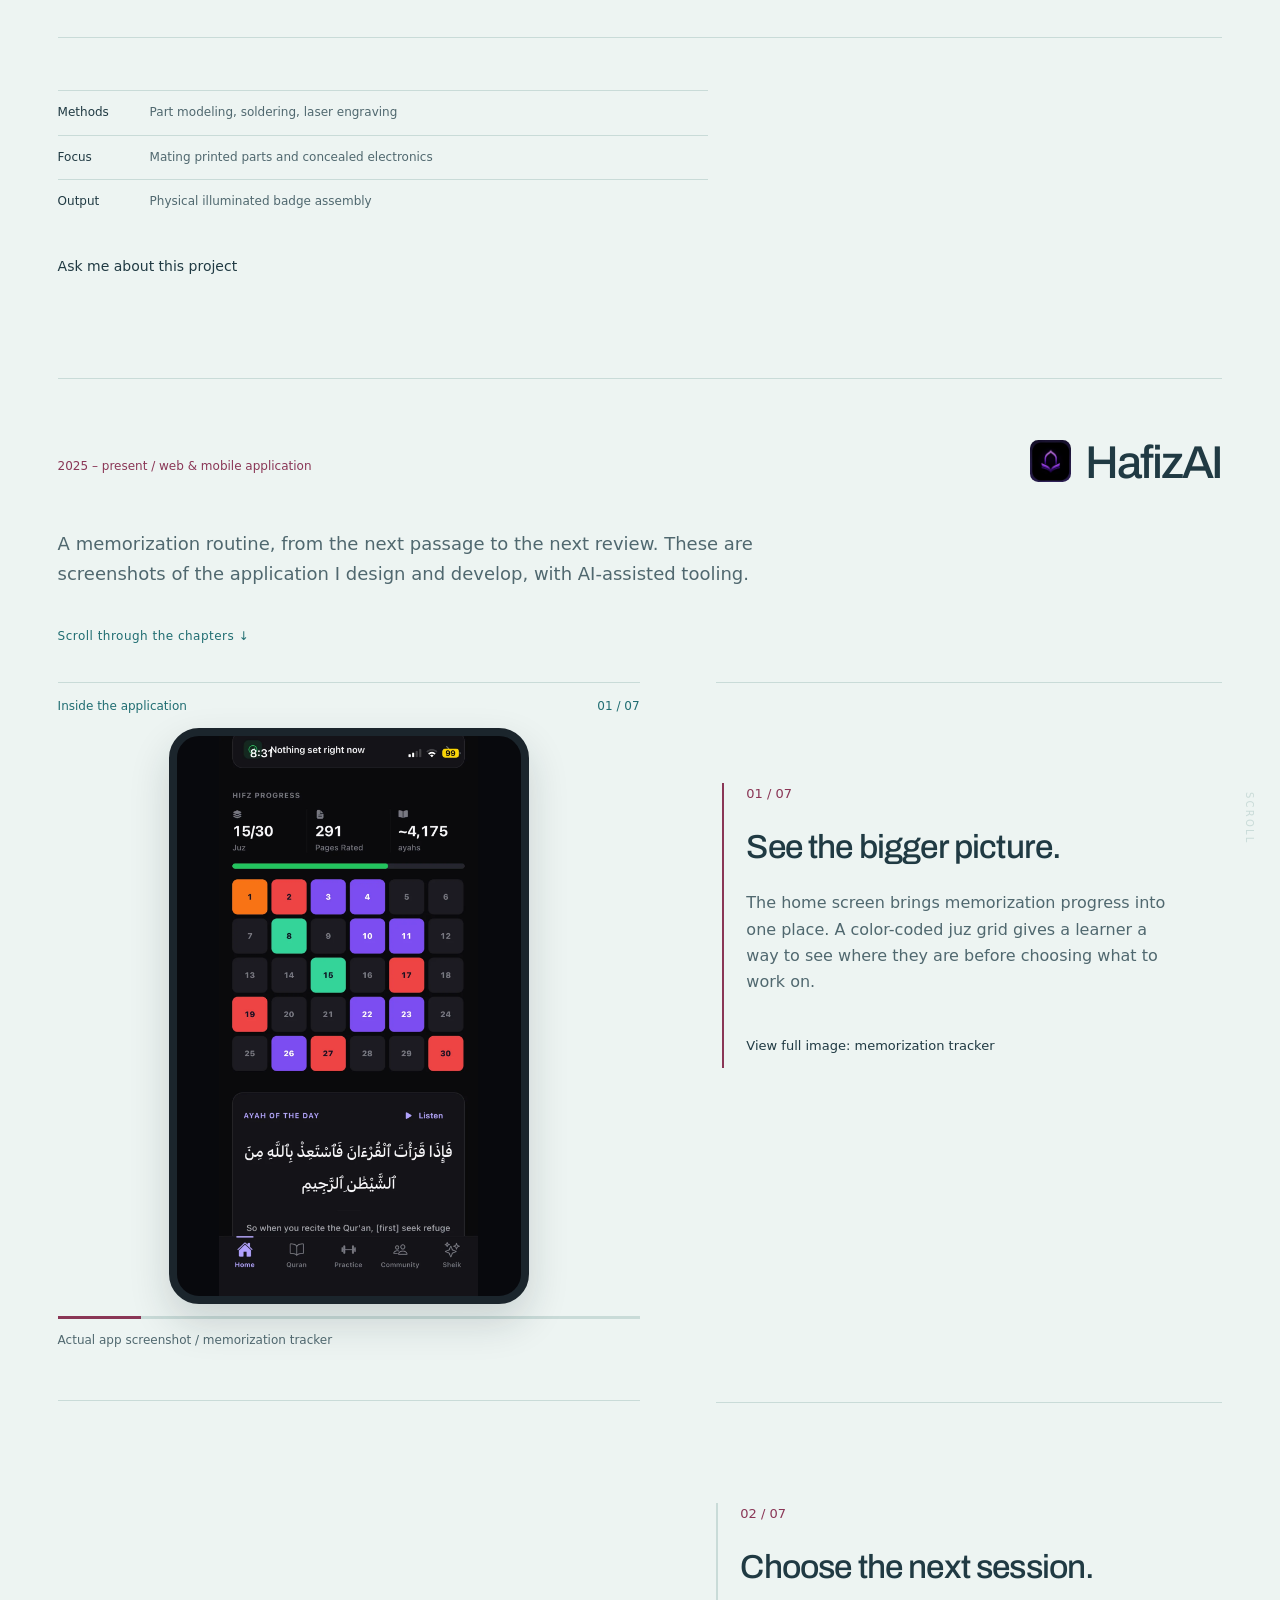
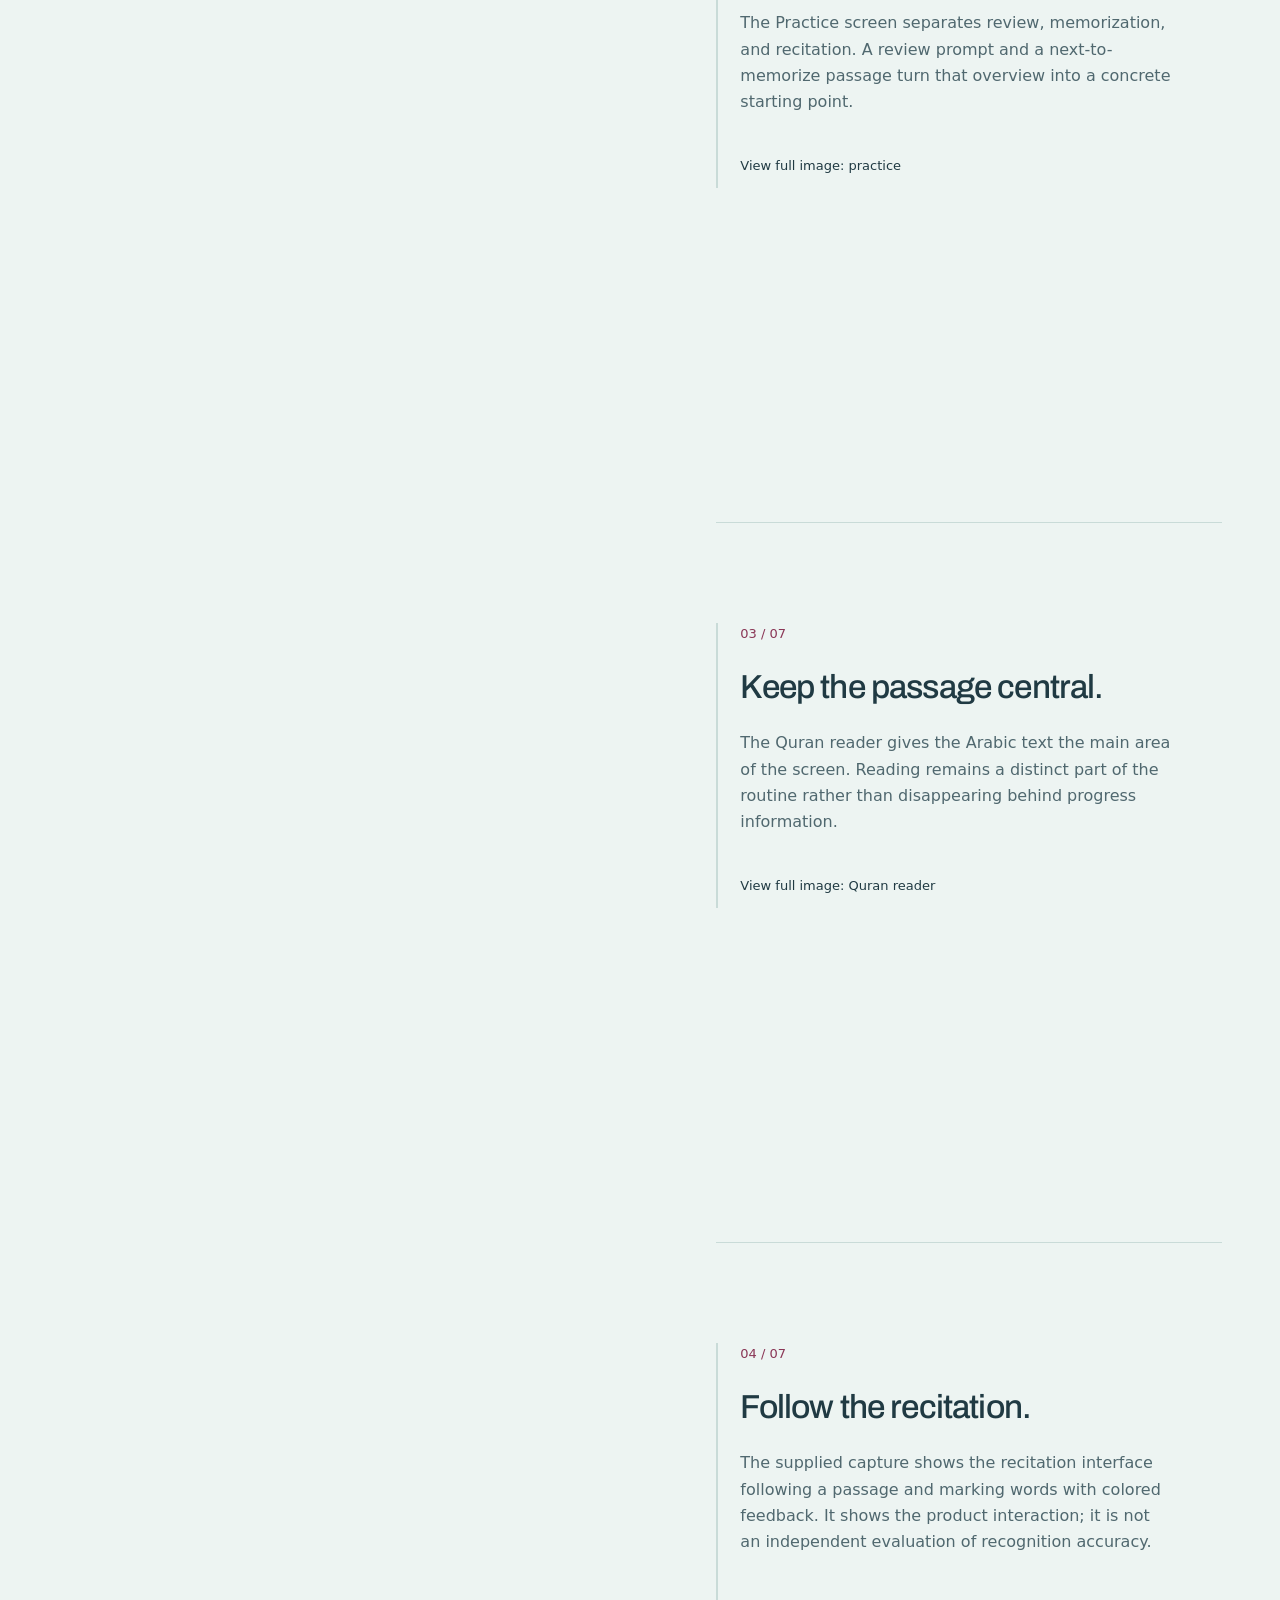
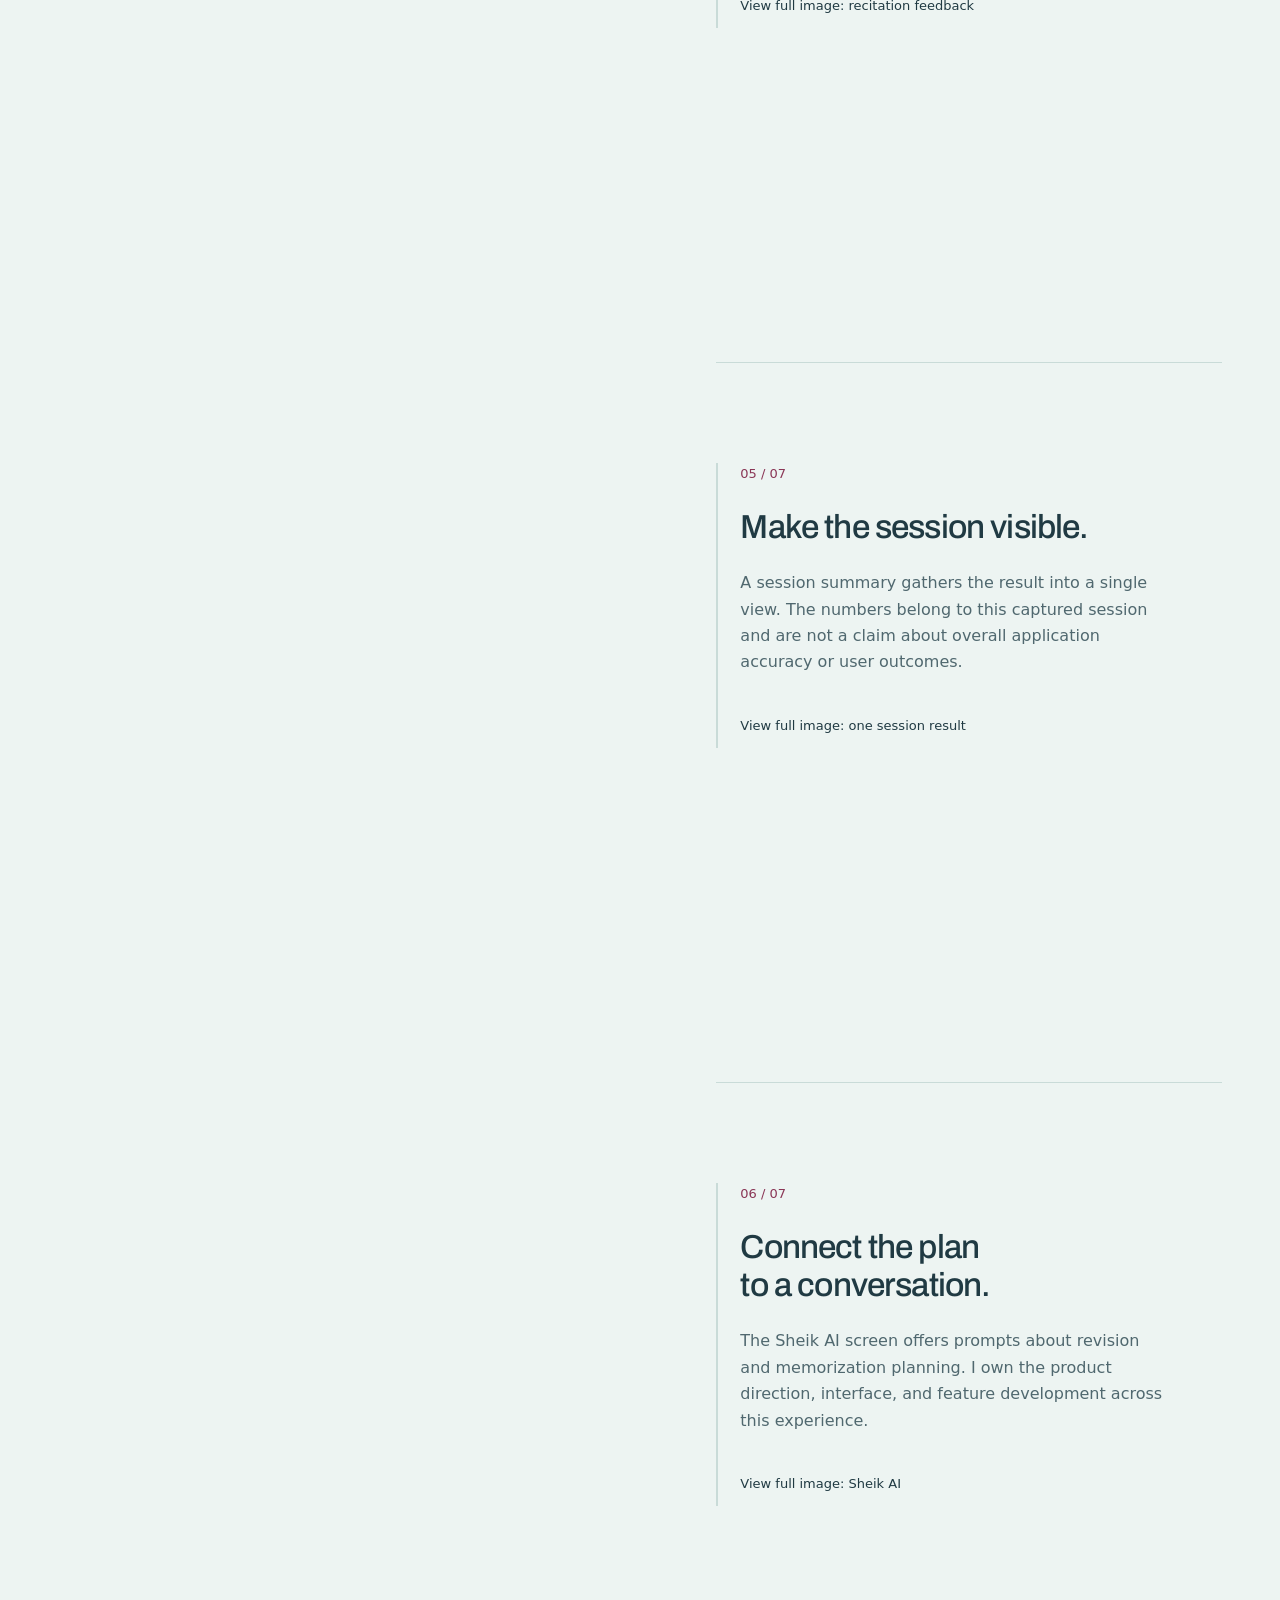
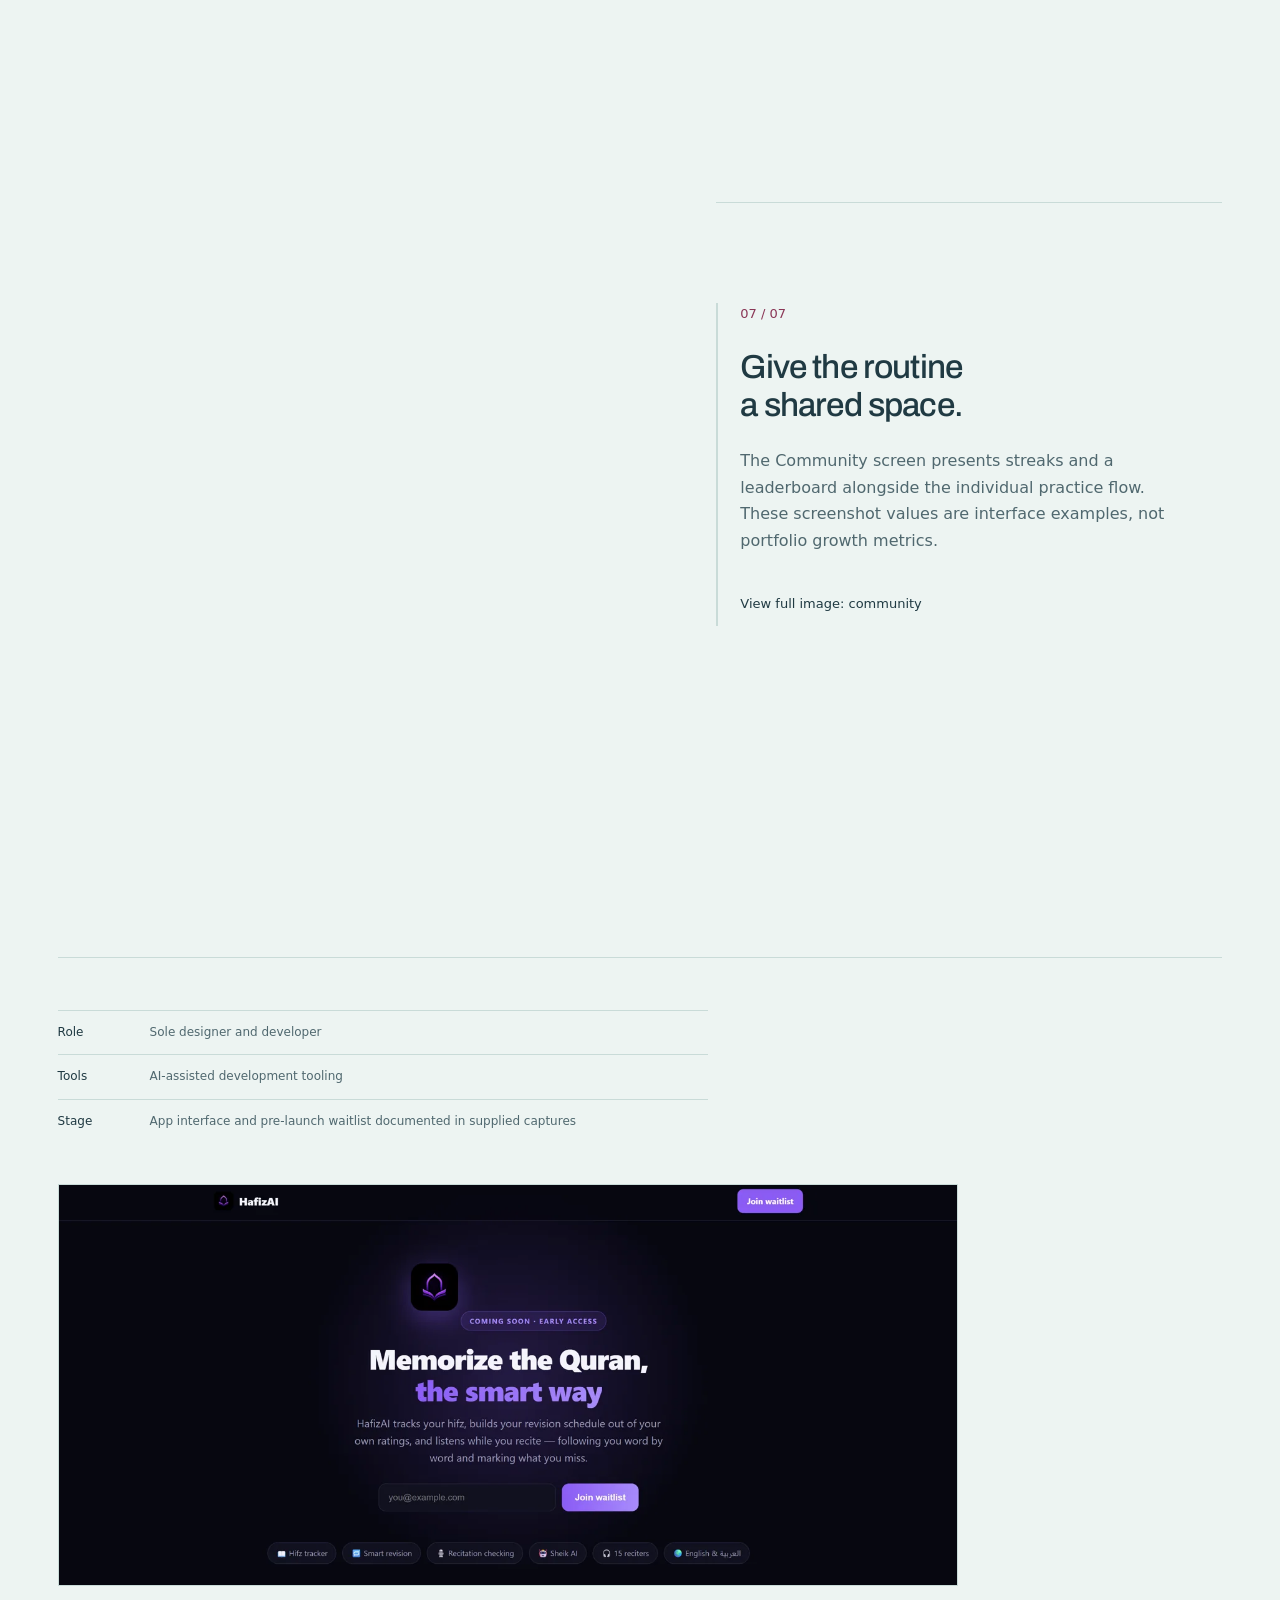
<file: projects.html>
<!doctype html>
<html lang="en"><head><meta charset="utf-8"><meta name="viewport" content="width=device-width, initial-scale=1"><meta name="theme-color" content="#f0f0ec"><meta name="description" content="Four projects spanning adaptive headlights, CAD and fabrication, Quran memorization software, and a soil-tilling vehicle assembly."><title>Projects | Abdallah Abdulazeez</title><link rel="icon" href="assets/images/favicon.svg" type="image/svg+xml"><script src="theme.js"></script><link rel="stylesheet" href="styles.css"><script src="script.js" defer></script></head>
<body><a class="skip-link" href="#main">Skip to content</a><div class="reading-progress" aria-hidden="true"></div>
<header class="site-header"><div class="header-inner"><a class="brand" href="index.html" aria-label="Aa. Abdallah Abdulazeez, home"><span class="monogram" aria-hidden="true">Aa<span>.</span></span><span class="brand-name">Abdallah Abdulazeez</span></a><button class="menu-toggle" aria-expanded="false" aria-controls="primary-navigation" hidden>Menu <span aria-hidden="true">＋</span></button><nav id="primary-navigation" aria-label="Main navigation"><a href="index.html">Home</a><a href="about.html">About</a><a href="projects.html" aria-current="page">Projects</a><a href="skills.html">Skills</a><a href="contact.html">Contact</a></nav><div class="header-actions"><a class="header-linkedin" href="https://www.linkedin.com/in/abdallah-abdulazeez/" aria-label="in / LinkedIn: Abdallah Abdulazeez"><span class="linkedin-mark" aria-hidden="true">in</span><span class="social-text">LinkedIn</span></a><button class="theme-toggle" type="button" aria-label="Switch to dark mode" aria-pressed="false" hidden><svg class="theme-moon" viewBox="0 0 24 24" aria-hidden="true"><path d="M20 14.3A8.2 8.2 0 0 1 9.7 4 8.3 8.3 0 1 0 20 14.3Z"/></svg><svg class="theme-sun" viewBox="0 0 24 24" aria-hidden="true"><circle cx="12" cy="12" r="4"/><path d="M12 2v2m0 16v2M2 12h2m16 0h2M5 5l1.5 1.5m11 11L19 19M5 19l1.5-1.5m11-11L19 5"/></svg></button></div></div></header>
<main id="main" tabindex="-1"><section class="page-intro project-intro container"><div class="project-intro-copy"><p class="section-label">Four projects · four scroll stories</p><h1>Thinking in parts.<br>Building the whole.</h1><p class="page-lead">Start with the finished work, then scroll through the decisions inside it. The image stage stays in place while each chapter moves the build forward.</p><a class="button button-dark" href="#protolight">Start the first scroll story <span aria-hidden="true">↓</span></a></div><div class="project-intro-visual"><figure class="project-cutout"><img src="assets/images/badge-cutout.webp" alt="Background-removed presentation cutout of the completed illuminated vehicle badge assembly." width="500" height="442" fetchpriority="high" decoding="async"><figcaption>Clean presentation cutout from the supplied final photograph. Original build photographs remain in the story.</figcaption></figure></div><nav class="project-index" aria-label="Jump to a project"><a href="#protolight"><span>01</span><strong>Protolight</strong><small>6 scroll chapters</small></a><a href="#badge"><span>02</span><strong>Vehicle badge</strong><small>4 scroll chapters</small></a><a href="#hafizai"><span>03</span><strong>HafizAI</strong><small>7 scroll chapters</small></a><a href="#tiller"><span>04</span><strong>Soil tiller</strong><small>4 scroll chapters</small></a></nav></section><p class="story-motion-note container" hidden><span class="story-motion-message"></span> <button class="story-motion-enable" type="button">Enable scroll stories</button></p><div class="container case-studies">
<article class="case-study project-narrative story-section protolight-story" id="protolight" aria-labelledby="protolight-title"><div class="case-heading"><p class="section-label">Scroll story 01 / adaptive vehicle headlights</p><h2 id="protolight-title">Protolight</h2><p class="narrative-lead">Six chapters follow our four-person team from environmental sensing to the actual L-shaped prototype. My documented role was physical manager, coordinating CAD, programming, and construction while contributing to the housing, wiring, printing, and Arduino work.</p></div><div class="section-heading"><div><p class="section-label">Scroll story · six chapters</p><p class="story-display" id="story-heading">Every part has<br>a story to tell.</p></div><div class="story-heading-side"><p class="section-aside">Keep scrolling: the sticky drawing changes with each engineering decision.</p><nav class="story-jumps" aria-label="Protolight story chapters"><a href="#story-sense" data-chapter="sense">01 Sense</a><a href="#story-respond" data-chapter="respond">02 Respond</a><a href="#story-design" data-chapter="design">03 Design</a><a href="#story-wire" data-chapter="wire">04 Wire</a><a href="#story-revise" data-chapter="revise">05 Refine</a><a href="#story-build" data-chapter="build">06 Build</a></nav></div></div><p class="story-motion-note" hidden><span class="story-motion-message"></span> <button class="story-motion-enable" type="button">Enable scroll story</button></p><div class="story-layout"><figure class="story-visual" data-stage="sense"><div class="story-drawing prototype-drawing"><svg class="prototype-diagram" xmlns="http://www.w3.org/2000/svg" viewBox="0 0 760 600" role="img" aria-labelledby="prototype-title prototype-description"><title id="prototype-title">The actual Protolight layout, reconstructed</title><desc id="prototype-description">An L-shaped printed cover, three LED strips, control circuit, and exposed sensors. Scrolling assembles the parts and reveals the real final prototype photograph.</desc>
<defs><pattern id="drawing-grid" width="28" height="28" patternUnits="userSpaceOnUse"><path d="M28 0H0v28" fill="none" stroke="#658b8a" stroke-opacity=".16" stroke-width=".6"/></pattern><pattern id="print-lines" width="7" height="7" patternUnits="userSpaceOnUse"><path d="M0 7h7" stroke="#b9a589" stroke-width=".6"/></pattern></defs>
<rect class="drawing-paper" width="760" height="600" rx="12" fill="#e0eeec"/><rect x="20" y="20" width="720" height="560" fill="url(#drawing-grid)"/>
<g transform="matrix(.95 -.18 .35 .73 -55 112)" stroke="#665b47" stroke-width="1.8" stroke-linejoin="round">
 <g class="proto-base">
  <path d="M185 175h190v160h225v175H185Z" transform="translate(0 24)" fill="#96876e"/>
  <path d="M185 175h190v160h225v175H185Z" fill="#d4c5a8"/>
  <path d="M201 193h158v158h225v142H201Z" fill="#8c816d"/>
  <path d="M215 207h130v156h225v116H215Z" fill="#b7ab91"/>
  <path d="M201 193v300m158-300v158h225" fill="none"/>
  <path d="M185 510h415v24H185Z" fill="url(#print-lines)"/>
  <path d="M222 516h135v11H222Z" fill="#534d40"/>
 </g>
 <g class="proto-electronics" stroke="#31536b">
  <path d="M390 384h139v73H390Z" fill="#376886"/>
  <path d="M409 395h42v40h-42Z" fill="#243844"/>
  <path d="M461 396h36v8h-36m0 9h36m-36 9h36m-36 9h36" fill="none" stroke="#adc9d3"/>
  <path d="M387 404h-19v25h19" fill="#bbc4c6"/>
  <g fill="#c9d4c8"><circle cx="401" cy="447" r="3"/><circle cx="516" cy="447" r="3"/><circle cx="401" cy="392" r="3"/><circle cx="516" cy="392" r="3"/></g>
  <path d="M432 457v42l105 63h113q29 0 13-19l-47-46" fill="none" stroke="#296c9b" stroke-width="7"/>
  <path d="m616 497 13-5 15 10-13 6Z" fill="#8ca3af"/>
  <path d="M390 414h-54V280h-27M390 423h-71v-91h-45" stroke="#b96854" stroke-width="3" fill="none"/>
 </g>
 <g class="proto-cover" transform="translate(0 -95)">
  <path d="M185 175h190v160h225v175H185Z" transform="translate(0 11)" fill="#c5b38f"/>
  <path d="M185 175h190v160h225v175H185Z" fill="#e0ceb0"/>
  <path d="M205 194h30v289h-30Zm48 0h30v289h-30Zm48 0h30v289h-30Z" fill="#aa987b"/>
  <g class="proto-leds" stroke="#b7b5a5" stroke-width=".8">
   <path d="M211 203h17v271h-17Zm48 0h17v271h-17Zm48 0h17v271h-17Z" fill="#f8f6e9"/>
   <g fill="#e2d7ad"><path d="M215 219h9v9h-9Zm0 38h9v9h-9Zm0 38h9v9h-9Zm0 38h9v9h-9Zm0 38h9v9h-9Zm0 38h9v9h-9Zm0 38h9v9h-9Z"/><path d="M263 219h9v9h-9Zm0 38h9v9h-9Zm0 38h9v9h-9Zm0 38h9v9h-9Zm0 38h9v9h-9Zm0 38h9v9h-9Zm0 38h9v9h-9Z"/><path d="M311 219h9v9h-9Zm0 38h9v9h-9Zm0 38h9v9h-9Zm0 38h9v9h-9Zm0 38h9v9h-9Zm0 38h9v9h-9Zm0 38h9v9h-9Z"/></g>
  </g>
  <g class="proto-light" fill="#f0c55c" opacity=".12" stroke="none"><path d="M205 194h30v289h-30Zm48 0h30v289h-30Zm48 0h30v289h-30Z"/></g>
  <path d="M575 349h13v139h-13Z" fill="#5a5446"/>
  <g class="proto-sensors">
   <path d="M493 431h63v43h-63Z" fill="#3e748b" stroke="#264858"/>
   <path d="M500 438h20v21h-20Z" fill="#9cbac2" stroke="#264858"/>
   <path d="M528 437h19m-19 7h19m-19 7h19m-19 7h19" stroke="#d2cdaa"/>
   <path d="M557 447h26v-42" fill="none" stroke="#7d5275" stroke-width="3"/>
   <circle cx="582" cy="397" r="8" fill="#c4b29b"/><path d="m577 397 3-4 3 8 3-4" stroke="#806451" fill="none"/>
  </g>
 </g>
</g>
<g class="proto-pins" font-family="Arial,sans-serif" font-size="17" font-weight="700" text-anchor="middle" stroke="none" aria-hidden="true">
 <g transform="translate(239 139)"><circle r="21" fill="#206d72"/><text y="6" fill="#fff">01</text></g>
 <g transform="translate(628 319)"><circle r="21" fill="#8a3656"/><text y="6" fill="#fff">02</text></g>
 <g transform="translate(447 464)"><circle r="21" fill="#8b5f25"/><text y="6" fill="#fff">03</text></g>
</g>

</svg>
<img class="story-scene" data-scene="design" src="assets/images/protolight-cad-v5.webp" alt="Actual CAD export of the L-shaped Protolight cover with three recessed LED channels." width="404" height="338" loading="lazy" aria-hidden="true"><img class="story-scene" data-scene="wire" src="assets/images/protolight-circuit-small.webp" srcset="assets/images/protolight-circuit-small.webp 450w, assets/images/protolight-circuit.webp 900w" sizes="(max-width: 760px) clamp(142px, 23.25svh, 210px), 400px" alt="Actual early circuit assembly with the Arduino, breadboard, wiring, and printed enclosure." width="900" height="1200" loading="lazy" aria-hidden="true"><img class="story-scene" data-scene="revise" src="assets/images/protolight-v1-small.webp" srcset="assets/images/protolight-v1-small.webp 720w, assets/images/protolight-v1.webp 1200w" sizes="(max-width: 760px) calc(100vw - 48px), (max-width: 1200px) 44vw, 650px" alt="An earlier actual Protolight assembly with its dark printed cover, before the final enclosure revision." width="1200" height="900" loading="lazy" aria-hidden="true"><img class="prototype-photo story-scene" data-scene="build" aria-hidden="true" src="assets/images/protolight-final-small.webp" srcset="assets/images/protolight-final-small.webp 720w, assets/images/protolight-final.webp 1400w" sizes="(max-width: 760px) calc(100vw - 48px), (max-width: 1200px) 44vw, 620px" alt="The actual final Protolight prototype: a beige L-shaped printed enclosure with three LED strips and exposed environmental sensors." width="1400" height="1050" loading="lazy"></div><div class="story-state" aria-hidden="true"><span class="stage-count">01 / 06</span><span class="stage-caption">Sense the environment</span><span class="state-dot"></span></div><div class="story-key"><ol class="diagram-key" aria-label="Prototype components"><li><span>01</span> Three LED channels</li><li><span>02</span> Sensor inputs</li><li><span>03</span> Arduino control</li></ol><p class="scene-source" hidden></p></div><figcaption class="figure-note">Actual final prototype · supplied engineering notebook.</figcaption></figure><div class="story-steps"><article class="story-step" id="story-sense" data-step="sense"><span class="step-number">01 / Sense</span><h3>Read the conditions.</h3><p>The photoresistor measures ambient light. A temperature and humidity sensor adds environmental data for fog-mode decisions, while temperature also provides an overheating safeguard.</p><ul class="inline-list"><li>Ambient light → brightness</li><li>Humidity + temperature → fog-mode logic</li><li>Temperature → heat safeguard</li></ul></article><article class="story-step" id="story-respond" data-step="respond"><span class="step-number">02 / Respond</span><h3>Turn readings into light.</h3><p>The Arduino connects the sensor readings to three LED channels. The prototype adjusts brightness and switches lighting modes as the inputs change.</p><p class="detail-note">My notebook role was physical manager: coordinating the CAD, programming, and physical build with our four-person team.</p><a class="text-link" href="projects.html#protolight">Explore the circuit and build <svg viewBox="0 0 24 24" aria-hidden="true"><path d="M5 12h14M13 6l6 6-6 6"/></svg></a></article><article class="story-step" id="story-design" data-step="design"><span class="step-number">03 / Design</span><h3>Give the electronics<br>a place to live.</h3><p>The physical layout has to support both the circuit and the light. The L-shaped design groups the electronics beside three long LED channels, while the cover gives each strip a defined place.</p><ul class="inline-list"><li>Three recesses locate the LED strips</li><li>A separate area accommodates the electronics</li><li>The cover turns a layout into a printable part</li></ul><p class="detail-note">On screen: an actual CAD export from our engineering notebook.</p></article><article class="story-step" id="story-wire" data-step="wire"><span class="step-number">04 / Wire</span><h3>Make the connections.<br>Then check them.</h3><p>The early assembly brought the Arduino, breadboard, sensors, and LED wiring into one physical system. It let us work through the gap between a circuit idea and a build we could test.</p><div class="signal-path" role="group" aria-label="Signal path"><span>Sensor readings</span><span aria-hidden="true">↓</span><span>Arduino logic</span><span aria-hidden="true">↓</span><span>LED channels</span></div><p class="detail-note">On screen: our actual early circuit and printed enclosure.</p></article><article class="story-step" id="story-revise" data-step="revise"><span class="step-number">05 / Refine</span><h3>The first fit<br>is a starting point.</h3><p>The notebook documents several case revisions. Wire clearance, component access, and cover tolerances all had to work together, so we adjusted the printed parts as the physical build developed.</p><ul class="inline-list"><li>Check how the cover seats</li><li>Leave clearance for the wiring</li><li>Keep the sensor positions exposed</li></ul><p class="detail-note">On screen: an earlier prototype, before the final L-shaped cover.</p></article><article class="story-step" id="story-build" data-step="build"><span class="step-number">06 / Build</span><h3>From a model<br>to the real thing.</h3><p>The final L-shaped cover holds three LED strips and leaves the environmental sensors exposed. In testing, the system adjusted brightness with ambient light and activated fog-mode lighting under simulated high-moisture conditions.</p><p class="detail-note">Documented in May 2026. The next steps identified in our notebook were better calibration, enclosure refinement, and more realistic weather testing. This remains a concept prototype, not a road-certified headlight.</p><a class="text-link" href="projects.html#protolight">See the real CAD and photos <svg viewBox="0 0 24 24" aria-hidden="true"><path d="M5 12h14M13 6l6 6-6 6"/></svg></a></article></div></div><div class="narrative-footer"><dl class="project-facts"><div><dt>Tools</dt><dd>Onshape, Arduino, FDM printing</dd></div><div><dt>Methods</dt><dd>Sensor integration, dew point calculation, fit testing</dd></div><div><dt>Role</dt><dd>Physical manager; CAD, programming, and build coordination</dd></div></dl><p class="detail-note">Team: Abdallah Abdulazeez, Moises Rodriguez, Sebastian Sobkow, and Mohammed Uddin. This remains a concept prototype, not a road-certified headlight.</p><a class="text-link" href="contact.html?subject=Let%E2%80%99s%20talk%20about%20Protolight">Ask me about this project</a></div></article>
<article class="case-study project-narrative" id="badge"><div class="case-heading"><p class="section-label">Independent build / integrated light assembly</p><h2>Illuminated vehicle badge</h2><p class="narrative-lead">A small assembly, designed from the inside out. Follow the printed body, concealed power, and engraved acrylic through the actual build.</p></div><div class="media-story media-story-photo" data-media-story="badge"><div class="media-copy"><section class="media-step" id="badge-exterior" data-media-step><figure class="media-inline"><img src="assets/images/badge-exterior.webp" alt="Actual photograph of the printed rear vehicle body with tail-light details and an engraved acrylic car panel." width="1200" height="1600" loading="lazy" decoding="async"><figcaption>Actual build photograph / exterior</figcaption></figure><div class="media-step-copy"><p class="media-step-number">01 / 04</p><h3>Start with the exterior.</h3><p>The rear body is modeled as mating printed parts. The tail-light details and badge give the object its character, while the electronics stay inside.</p><a class="text-link media-full-link" href="assets/images/badge-exterior.webp">View full image: exterior</a></div></section><section class="media-step" id="badge-inside" data-media-step><figure class="media-inline"><img src="assets/images/badge-interior.webp" alt="Open electronics cavity in the printed body, showing a 9-volt battery, internal wiring, and the LED channel." width="1200" height="1600" loading="lazy" decoding="async"><figcaption>Actual build photograph / internal cavity</figcaption></figure><div class="media-step-copy"><p class="media-step-number">02 / 04</p><h3>Make room for what powers it.</h3><p>The open cavity reveals the battery and internal wiring. I hand-soldered the harness and arranged the LED strip inside the body, keeping those components out of sight in the assembled piece.</p><a class="text-link media-full-link" href="assets/images/badge-interior.webp">View full image: internal cavity</a></div></section><section class="media-step" id="badge-acrylic" data-media-step><figure class="media-inline"><img src="assets/images/badge-back.webp" alt="Reverse view of the printed assembly with large BMW lettering and a laser-engraved acrylic car above it." width="1200" height="1600" loading="lazy" decoding="async"><figcaption>Actual build photograph / reverse view</figcaption></figure><div class="media-step-copy"><p class="media-step-number">03 / 04</p><h3>Give the light a surface.</h3><p>A laser-engraved acrylic panel sits above the printed body. The engraving becomes the visible image when the panel is edge-lit by the concealed LED strip.</p><a class="text-link media-full-link" href="assets/images/badge-back.webp">View full image: reverse view</a></div></section><section class="media-step" id="badge-illuminated" data-media-step><figure class="media-inline"><img src="assets/images/badge-lit.webp" alt="Engraved acrylic car panel illuminated in purple above the dark printed vehicle body." width="1200" height="1600" loading="lazy" decoding="async"><figcaption>Actual build photograph / illuminated acrylic</figcaption></figure><div class="media-step-copy"><p class="media-step-number">04 / 04</p><h3>Bring the assembly to light.</h3><p>A latching push button built into the badge controls the light. The final photograph shows the acrylic illuminated; the power and wiring remain inside the enclosure.</p><a class="text-link media-full-link" href="assets/images/badge-lit.webp">View full image: illuminated acrylic</a></div></section></div></div><div class="narrative-footer"><dl class="project-facts"><div><dt>Methods</dt><dd>Part modeling, soldering, laser engraving</dd></div><div><dt>Focus</dt><dd>Mating printed parts and concealed electronics</dd></div><div><dt>Output</dt><dd>Physical illuminated badge assembly</dd></div></dl><a class="text-link" href="contact.html?subject=Let%E2%80%99s%20talk%20about%20Illuminated%20vehicle%20badge">Ask me about this project</a></div></article>
<article class="case-study project-narrative" id="hafizai"><div class="case-heading"><p class="section-label">2025 – present / web &amp; mobile application</p><h2><img class="project-logo" src="assets/images/hafizai-logo.webp" alt="" width="176" height="176" loading="lazy">HafizAI</h2><p class="narrative-lead">A memorization routine, from the next passage to the next review. These are screenshots of the application I design and develop, with AI-assisted tooling.</p></div><div class="media-story media-story-app" data-media-story="hafizai"><div class="media-copy"><section class="media-step" id="hafizai-progress" data-media-step><figure class="media-inline"><img src="assets/images/hafizai-tracker.webp" alt="Actual HafizAI home screenshot with a hifz progress summary and color-coded juz grid." width="900" height="1948" loading="lazy" decoding="async"><figcaption>Actual app screenshot / memorization tracker</figcaption></figure><div class="media-step-copy"><p class="media-step-number">01 / 07</p><h3>See the bigger picture.</h3><p>The home screen brings memorization progress into one place. A color-coded juz grid gives a learner a way to see where they are before choosing what to work on.</p><a class="text-link media-full-link" href="assets/images/hafizai-tracker.webp">View full image: memorization tracker</a></div></section><section class="media-step" id="hafizai-practice" data-media-step><figure class="media-inline"><img src="assets/images/hafizai-practice.webp" alt="Actual HafizAI Practice screen with a review prompt, daily goal, and next passage to memorize." width="900" height="1948" loading="lazy" decoding="async"><figcaption>Actual app screenshot / practice</figcaption></figure><div class="media-step-copy"><p class="media-step-number">02 / 07</p><h3>Choose the next session.</h3><p>The Practice screen separates review, memorization, and recitation. A review prompt and a next-to-memorize passage turn that overview into a concrete starting point.</p><a class="text-link media-full-link" href="assets/images/hafizai-practice.webp">View full image: practice</a></div></section><section class="media-step" id="hafizai-read" data-media-step><figure class="media-inline"><img src="assets/images/hafizai-quran.webp" alt="Actual HafizAI Quran reader showing an Arabic page from Al-Baqarah in a dark reading interface." width="900" height="1948" loading="lazy" decoding="async"><figcaption>Actual app screenshot / Quran reader</figcaption></figure><div class="media-step-copy"><p class="media-step-number">03 / 07</p><h3>Keep the passage central.</h3><p>The Quran reader gives the Arabic text the main area of the screen. Reading remains a distinct part of the routine rather than disappearing behind progress information.</p><a class="text-link media-full-link" href="assets/images/hafizai-quran.webp">View full image: Quran reader</a></div></section><section class="media-step" id="hafizai-recite" data-media-step><figure class="media-inline"><img src="assets/images/hafizai-recitation.webp" alt="Actual HafizAI recitation screenshot with a Following you indicator and colored word feedback on the Arabic passage." width="900" height="1948" loading="lazy" decoding="async"><figcaption>Actual app screenshot / recitation feedback</figcaption></figure><div class="media-step-copy"><p class="media-step-number">04 / 07</p><h3>Follow the recitation.</h3><p>The supplied capture shows the recitation interface following a passage and marking words with colored feedback. It shows the product interaction; it is not an independent evaluation of recognition accuracy.</p><a class="text-link media-full-link" href="assets/images/hafizai-recitation.webp">View full image: recitation feedback</a></div></section><section class="media-step" id="hafizai-review" data-media-step><figure class="media-inline"><img src="assets/images/hafizai-score.webp" alt="Actual HafizAI session-complete screen showing one captured recitation result, page, time, and word counts." width="900" height="1948" loading="lazy" decoding="async"><figcaption>Actual app screenshot / one session result</figcaption></figure><div class="media-step-copy"><p class="media-step-number">05 / 07</p><h3>Make the session visible.</h3><p>A session summary gathers the result into a single view. The numbers belong to this captured session and are not a claim about overall application accuracy or user outcomes.</p><a class="text-link media-full-link" href="assets/images/hafizai-score.webp">View full image: one session result</a></div></section><section class="media-step" id="hafizai-coach" data-media-step><figure class="media-inline"><img src="assets/images/hafizai-coach.webp" alt="Actual HafizAI Sheik AI screen with suggested questions about revision, weak passages, and a memorization plan." width="900" height="1948" loading="lazy" decoding="async"><figcaption>Actual app screenshot / Sheik AI</figcaption></figure><div class="media-step-copy"><p class="media-step-number">06 / 07</p><h3>Connect the plan to a conversation.</h3><p>The Sheik AI screen offers prompts about revision and memorization planning. I own the product direction, interface, and feature development across this experience.</p><a class="text-link media-full-link" href="assets/images/hafizai-coach.webp">View full image: Sheik AI</a></div></section><section class="media-step" id="hafizai-community" data-media-step><figure class="media-inline"><img src="assets/images/hafizai-community.webp" alt="Actual HafizAI Community screen with streak tabs and a sample leaderboard." width="900" height="1948" loading="lazy" decoding="async"><figcaption>Actual app screenshot / community</figcaption></figure><div class="media-step-copy"><p class="media-step-number">07 / 07</p><h3>Give the routine a shared space.</h3><p>The Community screen presents streaks and a leaderboard alongside the individual practice flow. These screenshot values are interface examples, not portfolio growth metrics.</p><a class="text-link media-full-link" href="assets/images/hafizai-community.webp">View full image: community</a></div></section></div></div><div class="narrative-footer"><dl class="project-facts"><div><dt>Role</dt><dd>Sole designer and developer</dd></div><div><dt>Tools</dt><dd>AI-assisted development tooling</dd></div><div><dt>Stage</dt><dd>App interface and pre-launch waitlist documented in supplied captures</dd></div></dl><figure class="waitlist-evidence"><img src="assets/images/hafizai-waitlist.webp" alt="Actual HafizAI pre-launch landing page screenshot with a memorization introduction and waitlist form." width="1440" height="641" loading="lazy"><figcaption>Actual waitlist-page screenshot. I launched initial marketing and built a pre-launch waitlist. No public product URL has been supplied.</figcaption></figure><a class="text-link" href="contact.html?subject=Let%E2%80%99s%20talk%20about%20HafizAI">Ask me about this project</a></div></article>
<article class="case-study project-narrative" id="tiller"><div class="case-heading"><p class="section-label">CAD design project / moving assembly</p><h2>Soil-tilling utility vehicle</h2><p class="narrative-lead">One assembly, four useful views. The CAD model brings an imported VEX component library into a chassis, drivetrain, and digging mechanism.</p></div><div class="media-story media-story-cad" data-media-story="tiller"><div class="media-copy"><section class="media-step" id="tiller-assembly" data-media-step><figure class="media-inline"><img src="assets/images/tiller-overview.webp" alt="Actual CAD screenshot of a four-wheel VEX-based assembly with a perforated chassis and extended digging mechanism." width="1400" height="1027" loading="lazy" decoding="async"><figcaption>Actual CAD screenshot / assembly overview</figcaption></figure><div class="media-step-copy"><p class="media-step-number">01 / 04</p><h3>Arrange the whole machine.</h3><p>I assembled the imported components into a complete vehicle layout. The overview shows how the chassis supports the wheels and the extended mechanism as one model.</p><a class="text-link media-full-link" href="assets/images/tiller-overview.webp">View full image: assembly overview</a></div></section><section class="media-step" id="tiller-drive" data-media-step><figure class="media-inline"><img src="assets/images/tiller-side.webp" alt="Actual side-view CAD screenshot showing red sprockets and a chain path between the wheel assembly and digging mechanism." width="1400" height="505" loading="lazy" decoding="async"><figcaption>Actual CAD screenshot / side view</figcaption></figure><div class="media-step-copy"><p class="media-step-number">02 / 04</p><h3>Trace the mechanical connection.</h3><p>The side view exposes the sprockets and chain path. This view makes the relationship between the wheeled body and the digging mechanism easier to inspect.</p><a class="text-link media-full-link" href="assets/images/tiller-side.webp">View full image: side view</a></div></section><section class="media-step" id="tiller-frame" data-media-step><figure class="media-inline"><img src="assets/images/tiller-rear.webp" alt="Actual rear-angle CAD screenshot of the perforated chassis, cross-members, wheels, and chain-driven mechanism." width="1400" height="879" loading="lazy" decoding="async"><figcaption>Actual CAD screenshot / opposite angle</figcaption></figure><div class="media-step-copy"><p class="media-step-number">03 / 04</p><h3>Check how the parts meet.</h3><p>From the opposite angle, the cross-members, mounting plates, and wheel positions can be read together. The project focused on arranging parts and moving mechanisms within a full assembly.</p><a class="text-link media-full-link" href="assets/images/tiller-rear.webp">View full image: opposite angle</a></div></section><section class="media-step" id="tiller-mechanism" data-media-step><figure class="media-inline"><img src="assets/images/tiller-drive.webp" alt="Actual CAD screenshot showing the chassis and a chain running to the extended soil-tilling mechanism." width="1400" height="873" loading="lazy" decoding="async"><figcaption>Actual CAD screenshot / mechanism view</figcaption></figure><div class="media-step-copy"><p class="media-step-number">04 / 04</p><h3>Read the working end.</h3><p>The final angle follows the chain toward the digging mechanism. This is a CAD design for tilling while driving; it is not presented as a fabricated or field-tested vehicle.</p><a class="text-link media-full-link" href="assets/images/tiller-drive.webp">View full image: mechanism view</a></div></section></div></div><div class="narrative-footer"><dl class="project-facts"><div><dt>Methods</dt><dd>CAD assembly, imported VEX component library</dd></div><div><dt>Focus</dt><dd>Chassis, drivetrain, and digging mechanism</dd></div><div><dt>Output</dt><dd>Mechanical CAD design</dd></div></dl><a class="text-link" href="contact.html?subject=Let%E2%80%99s%20talk%20about%20Soil-tilling%20utility%20vehicle">Ask me about this project</a></div></article></div><section class="contact-strip container"><div><p class="section-label">The next thing to build</p><h2>Good work starts<br>with a conversation.</h2></div><a class="button button-dark" href="contact.html">Get in touch <svg viewBox="0 0 24 24" aria-hidden="true"><path d="M5 12h14M13 6l6 6-6 6"/></svg></a></section></main>
<footer class="site-footer"><div class="footer-top"><a class="brand footer-brand" href="index.html">Abdallah Abdulazeez</a><p>Design. Build. Understand.</p><a class="text-link" href="contact.html">Let’s connect <svg viewBox="0 0 24 24" aria-hidden="true"><path d="M6 18 18 6M6 6h12v12"/></svg></a></div><div class="footer-bottom"><span>© 2026 Abdallah Abdulazeez</span><span>Built with HTML, CSS &amp; JavaScript</span><button class="motion-toggle" type="button" aria-pressed="false" hidden>Reduce motion</button><a href="#main">Back to top ↑</a></div></footer></body></html>
</file>
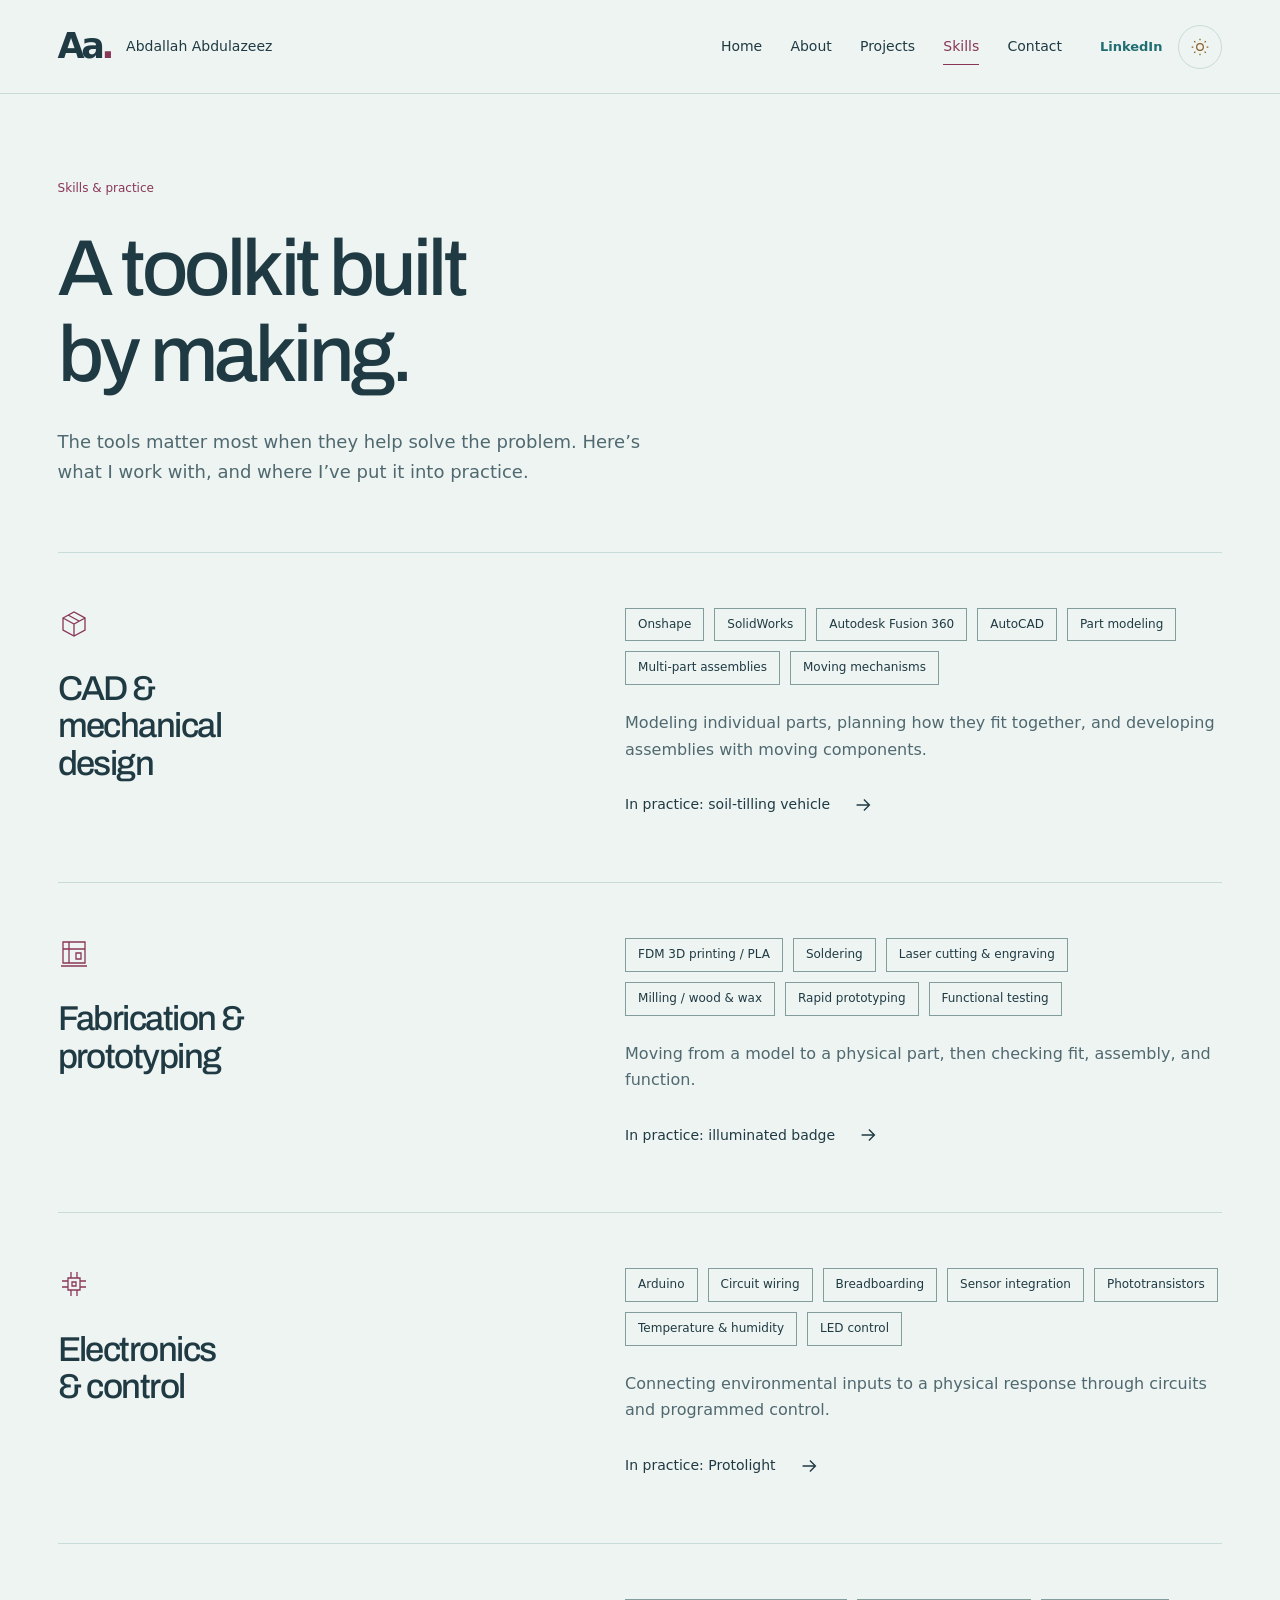
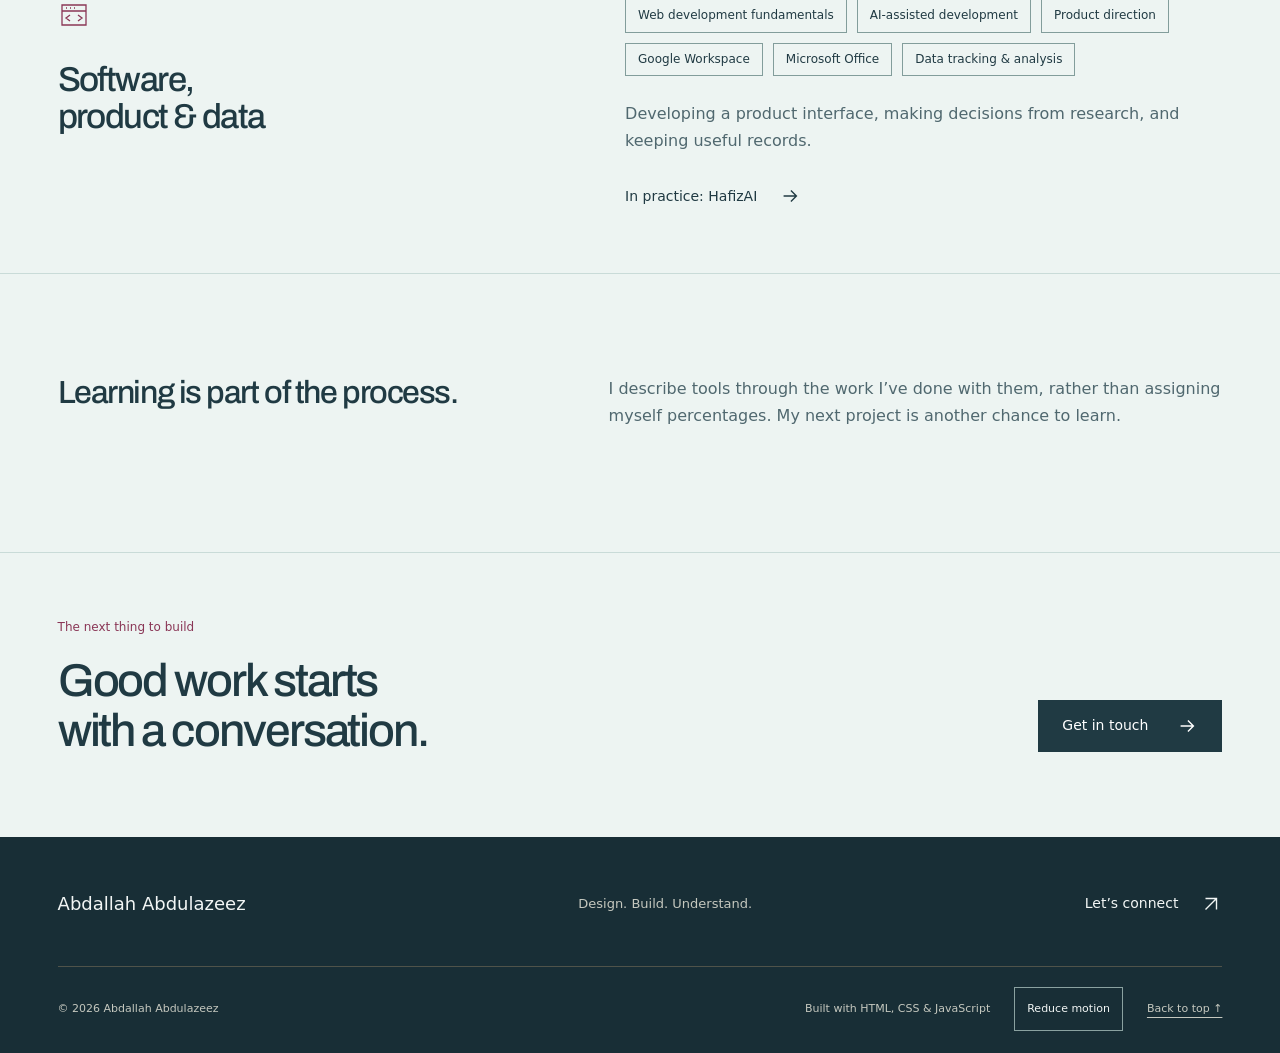
<file: skills.html>
<!doctype html>
<html lang="en"><head><meta charset="utf-8"><meta name="viewport" content="width=device-width, initial-scale=1"><meta name="theme-color" content="#f0f0ec"><meta name="description" content="Explore Abdallah Abdulazeez’s practical skills in CAD, fabrication, electronics, product development, and data."><title>Skills | Abdallah Abdulazeez</title><link rel="icon" href="assets/images/favicon.svg" type="image/svg+xml"><script src="theme.js"></script><link rel="stylesheet" href="styles.css"><script src="script.js" defer></script></head>
<body><a class="skip-link" href="#main">Skip to content</a><div class="reading-progress" aria-hidden="true"></div>
<header class="site-header"><div class="header-inner"><a class="brand" href="index.html" aria-label="Aa. Abdallah Abdulazeez, home"><span class="monogram" aria-hidden="true">Aa<span>.</span></span><span class="brand-name">Abdallah Abdulazeez</span></a><button class="menu-toggle" aria-expanded="false" aria-controls="primary-navigation" hidden>Menu <span aria-hidden="true">＋</span></button><nav id="primary-navigation" aria-label="Main navigation"><a href="index.html">Home</a><a href="about.html">About</a><a href="projects.html">Projects</a><a href="skills.html" aria-current="page">Skills</a><a href="contact.html">Contact</a></nav><div class="header-actions"><a class="header-linkedin" href="https://www.linkedin.com/in/abdallah-abdulazeez/" aria-label="in / LinkedIn: Abdallah Abdulazeez"><span class="linkedin-mark" aria-hidden="true">in</span><span class="social-text">LinkedIn</span></a><button class="theme-toggle" type="button" aria-label="Switch to dark mode" aria-pressed="false" hidden><svg class="theme-moon" viewBox="0 0 24 24" aria-hidden="true"><path d="M20 14.3A8.2 8.2 0 0 1 9.7 4 8.3 8.3 0 1 0 20 14.3Z"/></svg><svg class="theme-sun" viewBox="0 0 24 24" aria-hidden="true"><circle cx="12" cy="12" r="4"/><path d="M12 2v2m0 16v2M2 12h2m16 0h2M5 5l1.5 1.5m11 11L19 19M5 19l1.5-1.5m11-11L19 5"/></svg></button></div></div></header>
<main id="main" tabindex="-1"><section class="page-intro container"><p class="section-label">Skills &amp; practice</p><h1>A toolkit built<br>by making.</h1><p class="page-lead">The tools matter most when they help solve the problem. Here’s what I work with, and where I’ve put it into practice.</p></section><div class="container skill-collection"><section class="skill-row"><div><span class="skill-symbol" aria-hidden="true"><svg viewBox="0 0 32 32"><path d="m5 10 11-6 11 6v12l-11 6-11-6Zm0 0 11 6 11-6M16 16v12M10 7l11 6"/></svg></span><h2>CAD &amp; mechanical design</h2></div><div><ul class="skill-tags"><li>Onshape</li><li>SolidWorks</li><li>Autodesk Fusion 360</li><li>AutoCAD</li><li>Part modeling</li><li>Multi-part assemblies</li><li>Moving mechanisms</li></ul><p>Modeling individual parts, planning how they fit together, and developing assemblies with moving components.</p><a class="text-link" href="projects.html#tiller">In practice: soil-tilling vehicle <svg viewBox="0 0 24 24" aria-hidden="true"><path d="M5 12h14M13 6l6 6-6 6"/></svg></a></div></section><section class="skill-row"><div><span class="skill-symbol" aria-hidden="true"><svg viewBox="0 0 32 32"><path d="M5 4h22v21H5ZM5 11h22M11 4v21M3 28h26M18 15h5v6h-5Z"/></svg></span><h2>Fabrication &amp; prototyping</h2></div><div><ul class="skill-tags"><li>FDM 3D printing / PLA</li><li>Soldering</li><li>Laser cutting &amp; engraving</li><li>Milling / wood &amp; wax</li><li>Rapid prototyping</li><li>Functional testing</li></ul><p>Moving from a model to a physical part, then checking fit, assembly, and function.</p><a class="text-link" href="projects.html#badge">In practice: illuminated badge <svg viewBox="0 0 24 24" aria-hidden="true"><path d="M5 12h14M13 6l6 6-6 6"/></svg></a></div></section><section class="skill-row"><div><span class="skill-symbol" aria-hidden="true"><svg viewBox="0 0 32 32"><path d="M10 10h12v12H10ZM13 4v6m6-6v6M13 22v6m6-6v6M4 13h6m-6 6h6m12-6h6m-6 6h6M14 14h4v4h-4Z"/></svg></span><h2>Electronics &amp; control</h2></div><div><ul class="skill-tags"><li>Arduino</li><li>Circuit wiring</li><li>Breadboarding</li><li>Sensor integration</li><li>Phototransistors</li><li>Temperature &amp; humidity</li><li>LED control</li></ul><p>Connecting environmental inputs to a physical response through circuits and programmed control.</p><a class="text-link" href="projects.html#protolight">In practice: Protolight <svg viewBox="0 0 24 24" aria-hidden="true"><path d="M5 12h14M13 6l6 6-6 6"/></svg></a></div></section><section class="skill-row"><div><span class="skill-symbol" aria-hidden="true"><svg viewBox="0 0 32 32"><path d="M4 6h24v20H4ZM4 12h24M8 9h1m3 0h1m3 0h1M12 16l-4 3 4 3m8-6 4 3-4 3"/></svg></span><h2>Software, product &amp; data</h2></div><div><ul class="skill-tags"><li>Web development fundamentals</li><li>AI-assisted development</li><li>Product direction</li><li>Google Workspace</li><li>Microsoft Office</li><li>Data tracking &amp; analysis</li></ul><p>Developing a product interface, making decisions from research, and keeping useful records.</p><a class="text-link" href="projects.html#hafizai">In practice: HafizAI <svg viewBox="0 0 24 24" aria-hidden="true"><path d="M5 12h14M13 6l6 6-6 6"/></svg></a></div></section></div><section class="section container skill-note"><h2>Learning is part of the process.</h2><p>I describe tools through the work I’ve done with them, rather than assigning myself percentages. My next project is another chance to learn.</p></section><section class="contact-strip container"><div><p class="section-label">The next thing to build</p><h2>Good work starts<br>with a conversation.</h2></div><a class="button button-dark" href="contact.html">Get in touch <svg viewBox="0 0 24 24" aria-hidden="true"><path d="M5 12h14M13 6l6 6-6 6"/></svg></a></section></main>
<footer class="site-footer"><div class="footer-top"><a class="brand footer-brand" href="index.html">Abdallah Abdulazeez</a><p>Design. Build. Understand.</p><a class="text-link" href="contact.html">Let’s connect <svg viewBox="0 0 24 24" aria-hidden="true"><path d="M6 18 18 6M6 6h12v12"/></svg></a></div><div class="footer-bottom"><span>© 2026 Abdallah Abdulazeez</span><span>Built with HTML, CSS &amp; JavaScript</span><button class="motion-toggle" type="button" aria-pressed="false" hidden>Reduce motion</button><a href="#main">Back to top ↑</a></div></footer></body></html>
</file>
<file: styles.css>
@font-face {
  font-family: Archivo;
  src: url("assets/fonts/Archivo-latin.woff2") format("woff2");
  font-weight: 100 900;
  font-display: swap;
}

:root {
  --paper: #edf4f2;
  --white: #fff;
  --ink: #203a43;
  --muted: #50686f;
  --accent: #8a3656;
  --rule: #c9dbd8;
  --drawing: #dcece8;
  --story-surface: #dfebe8;
  --teal: #206d72;
  --ochre: #8b5f25;
  --soft-surface: #e3eeec;
  --portrait-bg: #bfdcd6;
  --footer: #182e36;
  --footer-text: #f2f6f5;
  --ribbon-bg: #226b70;
  --ribbon-text: #f5faf8;
  --field-border: #829d9b;
  --gutter: clamp(22px, 4.5vw, 80px);
  --ease: cubic-bezier(.22, .68, .2, 1);
  color-scheme: light;
  scroll-behavior: smooth;
  scroll-padding-top: 110px;
}

* { box-sizing: border-box; }
body { margin: 0; background: var(--paper); color: var(--ink); font-family: system-ui, -apple-system, BlinkMacSystemFont, "Segoe UI", sans-serif; font-size: 16px; line-height: 1.65; -webkit-font-smoothing: antialiased; }
::selection { background: var(--accent); color: var(--white); }
a { color: inherit; text-decoration-thickness: 1px; text-underline-offset: 5px; }
a, button, input, textarea { -webkit-tap-highlight-color: #812f3922; touch-action: manipulation; }
a:hover { color: var(--accent); }
button, input, textarea { font: inherit; }
button { cursor: pointer; }
button:disabled { cursor: default; }
a:focus-visible, button:focus-visible, input:focus-visible, textarea:focus-visible, summary:focus-visible { outline: 3px solid var(--accent); outline-offset: 5px; }
[hidden] { display: none !important; }
img { display: block; max-width: 100%; height: auto; }
figure { margin: 0; }
p { margin: 0 0 1.25em; max-width: 68ch; }
h1, h2, h3 { font-family: Archivo, Arial, sans-serif; line-height: 1.08; letter-spacing: -.045em; font-weight: 500; margin: 0; text-wrap: balance; }
h1 { font-size: clamp(3.2rem, 6.2vw, 6.3rem); }
h2 { font-size: clamp(2.2rem, 3.6vw, 3.75rem); }
h3 { font-size: 1.45rem; letter-spacing: -.025em; }
svg { width: 22px; height: 22px; flex: 0 0 22px; fill: none; stroke: currentColor; stroke-width: 1.5; }
.container { width: min(100%, 1600px); margin-inline: auto; padding-inline: var(--gutter); }
.section { padding-block: clamp(70px, 8vw, 128px); }
.skip-link { position: fixed; z-index: 100; top: 12px; left: 12px; padding: 12px 20px; background: var(--ink); color: var(--white); transform: translateY(-180%); }
.skip-link:focus { transform: translateY(0); color: var(--white); }
.reading-progress { position: fixed; z-index: 30; height: 3px; top: 0; left: 0; width: 100%; background: var(--accent); transform: scaleX(0); transform-origin: left; }
@supports (animation-timeline: scroll()) {
  .reading-progress { animation: reading-progress linear both; animation-timeline: scroll(root block); }
}
@keyframes reading-progress { to { transform: scaleX(1); } }
.site-header { position: sticky; z-index: 20; top: 0; background: var(--paper); }
.header-inner { display: flex; align-items: center; justify-content: space-between; min-height: 94px; padding-inline: var(--gutter); max-width: 1600px; margin: auto; border-bottom: 1px solid var(--rule); gap: 24px; }
.brand { display: inline-flex; align-items: center; gap: 15px; text-decoration: none; white-space: nowrap; }
.monogram { font-size: 35px; font-weight: 650; letter-spacing: -.1em; line-height: 1; }
.monogram span, .large-initials > span { color: var(--accent); }
.brand-name { font-size: 14px; font-weight: 500; }
#primary-navigation { display: flex; align-items: center; gap: clamp(20px, 2.8vw, 44px); }
#primary-navigation a { font-size: 14px; text-decoration: none; min-height: 44px; display: flex; align-items: center; position: relative; }
#primary-navigation a::after { content: ""; position: absolute; width: 100%; height: 1px; background: var(--accent); bottom: 4px; transform: scaleX(0); transform-origin: left; transition: transform 200ms var(--ease); }
#primary-navigation a:hover::after, #primary-navigation a[aria-current="page"]::after { transform: scaleX(1); }
#primary-navigation a[aria-current="page"] { color: var(--accent); }
.menu-toggle { background: transparent; color: var(--ink); border: 1px solid var(--rule); padding: 8px 12px; min-height: 44px; }
.menu-toggle span { margin-left: 10px; }
.hero { display: grid; grid-template-columns: 1fr 1fr; align-items: center; gap: 2vw; padding-top: 65px; padding-bottom: 43px; }
.hero-copy { padding-block: 24px; position: relative; z-index: 1; }
.intro-line { display: flex; align-items: center; gap: 10px; font-size: 12px; color: var(--muted); margin-bottom: 28px; }
.small-cross { color: var(--accent); font-size: 26px; line-height: .8; }
.hero h1 { font-size: clamp(3rem, 4.9vw, 5.1rem); letter-spacing: -.057em; line-height: 1.06; }
.hero-description { font-size: 17px; line-height: 1.7; max-width: 42ch; margin-block: 27px 30px; color: var(--muted); }
.button { display: inline-flex; gap: 28px; justify-content: space-between; align-items: center; min-height: 52px; padding: 13px 23px; border: 1px solid var(--ink); text-decoration: none; font-size: 14px; font-weight: 500; transition: background-color 180ms, color 180ms, border-color 180ms; }
.button-dark { background: var(--ink); color: var(--white); }
.button-dark:hover { background: var(--accent); color: var(--white); border-color: var(--accent); }
.button-outline { background: transparent; color: var(--ink); }
.button-outline:hover { color: var(--accent); border-color: var(--accent); }
.hero-scroll { display: flex; gap: 25px; align-items: center; width: fit-content; min-height: 44px; font-size: 12px; text-decoration: none; margin-top: 53px; color: var(--muted); }
.hero-scroll span { font-size: 24px; }
.hero-figure { align-self: stretch; display: flex; flex-direction: column; justify-content: center; min-width: 0; position: relative; overflow: hidden; }
.hero-figure img { width: 100%; mix-blend-mode: multiply; animation: drawing-enter 900ms var(--ease) both; }
.figure-corner { font-size: 11px; position: absolute; top: 20px; left: 24px; z-index: 1; color: var(--muted); }
.hero-figure figcaption { display: flex; justify-content: space-between; gap: 12px; border-top: 1px solid var(--rule); padding-top: 13px; font-size: 10px; color: var(--muted); }
.hero-figure figcaption span { text-align: right; }
.discipline-band { border-block: 1px solid var(--rule); }
.discipline-band .container { display: flex; align-items: center; justify-content: space-between; padding-block: 20px; gap: 15px; }
.discipline-band span { font-size: 12px; color: var(--muted); }
.discipline-band span::before { content: "+"; color: var(--accent); margin-right: 12px; }
.section-label { font-size: 12px; color: var(--accent); margin-bottom: 20px; }
.section-heading { display: flex; justify-content: space-between; align-items: flex-end; gap: 25px; margin-bottom: 48px; }
.text-link { display: inline-flex; align-items: center; min-height: 44px; gap: 22px; text-decoration: none; font-size: 14px; }
.text-link svg { transition: transform 200ms var(--ease); }
.text-link:hover svg { transform: translateX(4px); }
.section-heading > .text-link { border-bottom: 1px solid var(--rule); }
.project-grid { display: grid; grid-template-columns: 1fr 1fr; gap: 34px; }
.project-preview { min-width: 0; }
.project-image { display: block; overflow: hidden; background: var(--drawing); }
.project-image img { width: 100%; aspect-ratio: 760 / 520; object-fit: cover; transition: transform 500ms var(--ease); }
.project-preview:hover .project-image img { transform: scale(1.025); }
.project-caption { padding-top: 25px; }
.project-type { font-size: 11px; color: var(--muted); margin-bottom: 10px; }
.project-caption h3 a { text-decoration: none; display: flex; align-items: center; justify-content: space-between; gap: 20px; min-height: 44px; }
.project-caption p:last-child { font-size: 14px; margin: 10px 0 0; color: var(--muted); }
.story-section { background: var(--story-surface); padding-block: 95px 25px; }
.section-aside { font-size: 13px; color: var(--muted); margin-bottom: 0; }
.story-layout { display: grid; grid-template-columns: 1.15fr 1fr; gap: clamp(40px, 8vw, 130px); align-items: start; }
.story-visual { position: sticky; top: 130px; padding-top: 25px; }
.story-drawing { position: relative; overflow: hidden; }
.story-drawing > img { width: 100%; mix-blend-mode: multiply; transition: transform 500ms var(--ease); }
.assembly-drawing { display: block; width: 100%; height: auto; stroke: none; mix-blend-mode: multiply; }
.assembly-drawing .housing, .assembly-drawing .board, .assembly-drawing .reflector, .assembly-drawing .lens { transition: transform 650ms var(--ease); }
.story-visual[data-stage="sense"] .assembly-drawing .lens { transform: translate(12px, -7px); }
.story-visual[data-stage="respond"] .assembly-drawing .reflector { transform: translate(-30px, 18px); }
.story-visual[data-stage="respond"] .assembly-drawing .lens { transform: translate(-50px, 30px); }
.story-visual[data-stage="build"] .assembly-drawing .board { transform: translate(-95px, 55px); }
.story-visual[data-stage="build"] .assembly-drawing .reflector { transform: translate(-195px, 110px); }
.story-visual[data-stage="build"] .assembly-drawing .lens { transform: translate(-300px, 170px); }
.assembly-drawing text, .assembly-drawing g[stroke="#812f39"] { transition: opacity 250ms; }
.story-visual[data-stage="build"] .assembly-drawing text, .story-visual[data-stage="build"] .assembly-drawing g[stroke="#812f39"] { opacity: 0; }
.story-visual[data-stage="respond"] .story-drawing > img { transform: scale(1.06) translate(-2%, 2%); }
.story-visual[data-stage="build"] .story-drawing > img { transform: scale(.92) translate(1%, 0); }
.sensor-overlay { position: absolute; inset: 0; transition: opacity 400ms; }
.sensor-marker { position: absolute; padding: 5px 10px; background: var(--paper); border: 1px solid #8c9788; font-size: 11px; }
.marker-light { top: 17%; left: 8%; }
.marker-temperature { top: 32%; left: 3%; }
.marker-humidity { top: 46%; left: 7%; }
.sensor-marker::after { content: ""; width: 25px; height: 1px; background: #8c9788; position: absolute; top: 50%; left: 100%; }
.story-visual:not([data-stage="sense"]) .sensor-overlay { opacity: 0; }
.beam-overlay { position: absolute; width: 39%; height: 34%; left: 65%; top: 0; background: #cab781; opacity: 0; clip-path: polygon(0 65%, 100% 0, 100% 100%); transform: scaleX(.5); transform-origin: left; transition: opacity 400ms, transform 500ms var(--ease); mix-blend-mode: multiply; }
.story-visual[data-stage="respond"] .beam-overlay { opacity: .6; transform: scaleX(1); }
.assembly-overlay { position: absolute; bottom: 13%; left: 27%; padding: 8px 14px; border: 1px solid #89957d; background: var(--paper); font-size: 12px; opacity: 0; transform: translateY(8px); transition: opacity 400ms, transform 400ms; }
.story-visual[data-stage="build"] .assembly-overlay { opacity: 1; transform: translateY(0); }
.story-state { display: flex; align-items: center; justify-content: space-between; gap: 15px; padding-block: 17px; border-block: 1px solid #c9cdc2; font-size: 11px; }
.stage-count { color: var(--accent); font-variant-numeric: tabular-nums; }
.state-dot { width: 7px; height: 7px; border-radius: 50%; background: var(--accent); }
.figure-note { font-size: 10px; color: var(--muted); margin-top: 10px; }
.story-step { min-height: 73vh; padding-block: 13vh; display: flex; flex-direction: column; justify-content: center; }
.step-number { font-size: 12px; color: var(--accent); margin-bottom: 25px; }
.story-step h3 { font-size: clamp(1.9rem, 3vw, 3rem); margin-bottom: 25px; }
.story-step p { font-size: 16px; color: var(--muted); }
.inline-list { list-style: none; margin: 10px 0 0; padding: 0; }
.inline-list li { border-top: 1px solid #c4c8bd; font-size: 12px; padding-block: 10px; }
.detail-note { font-size: 13px !important; color: var(--muted); line-height: 1.65; }
.about-teaser { display: grid; grid-template-columns: 1fr 1.65fr; gap: 40px; }
.about-teaser h2 { margin-bottom: 28px; }
.about-teaser p:not(.section-label) { color: var(--muted); max-width: 53ch; }
.contact-strip { display: flex; justify-content: space-between; align-items: flex-end; gap: 30px; padding-block: 65px 80px; border-top: 1px solid var(--rule); }
.contact-strip .button { flex-shrink: 0; margin-bottom: 5px; }
.site-footer { padding: 45px var(--gutter) 22px; background: var(--footer); color: var(--footer-text); }
.site-footer > div { max-width: 1440px; margin-inline: auto; }
.footer-top { display: flex; align-items: center; justify-content: space-between; gap: 30px; padding-bottom: 40px; }
.footer-brand { font-weight: 500; font-size: 18px; }
.footer-top p { margin: 0; font-size: 13px; color: #c5c8bf; }
.footer-bottom { display: flex; gap: 24px; align-items: center; padding-top: 20px; border-top: 1px solid #4f534a; font-size: 11px; color: #c5c8bf; flex-wrap: wrap; }
.footer-bottom > span:first-child { margin-right: auto; }
.footer-bottom a { padding-block: 12px; }
.site-footer a:hover { color: var(--white); }
.motion-toggle { color: var(--footer-text); background: transparent; border: 1px solid #8aa1a0; min-height: 44px; padding: 8px 12px; font-size: 11px; }
.motion-toggle:hover, .motion-toggle[aria-pressed="true"] { border-color: var(--footer-text); background: #324b51; }
.site-footer :focus-visible { outline-color: #fff; }
.page-intro { padding-top: 85px; padding-bottom: 65px; }
.resume-action { margin-top: 24px; }
.page-intro .section-label { margin-bottom: 27px; }
.page-lead { font-size: 18px; max-width: 55ch; margin-top: 30px; margin-bottom: 0; color: var(--muted); }
.about-statement { display: grid; grid-template-columns: 1fr 1.25fr; gap: clamp(40px, 8vw, 130px); align-items: center; padding-bottom: 85px; }
.about-statement h2 { font-size: 2rem; margin-bottom: 25px; }
.about-statement p { color: var(--muted); }
.large-initials { background: #e5e7df; padding: 30px; text-align: center; font-size: clamp(8rem, 20vw, 20rem); letter-spacing: -.09em; font-weight: 600; line-height: 1.2; }
.initials-note { font-size: 12px; color: var(--muted); letter-spacing: 0; font-weight: 400; padding-top: 12px; }
.split-section { display: grid; grid-template-columns: 1fr 1.25fr; gap: clamp(40px, 8vw, 130px); }
.split-section.section { border-top: 1px solid var(--rule); }
.timeline article { border-bottom: 1px solid var(--rule); padding-block: 0 30px; margin-bottom: 30px; }
.timeline article:last-child { margin-bottom: 0; }
.timeline-date { font-size: 12px; color: var(--accent); margin-bottom: 15px; }
.timeline h3 { margin-bottom: 16px; font-size: 1.4rem; }
.timeline p:not(.timeline-date) { color: var(--muted); margin-bottom: 12px; }
.interest-section { padding-block: 85px; background: var(--story-surface); margin-bottom: 85px; }
.large-copy { font-size: 24px; line-height: 1.5; letter-spacing: -.02em; }
.project-index { display: flex; gap: 10px 30px; flex-wrap: wrap; margin-top: 38px; }
.project-index a { font-size: 13px; display: flex; align-items: center; min-height: 44px; text-decoration: none; border-bottom: 1px solid var(--rule); }
.project-index a:hover { border-color: var(--accent); }
.case-study { padding-block: 60px 90px; border-top: 1px solid var(--rule); scroll-margin-top: 110px; }
.case-heading { margin-bottom: 35px; }
.case-heading .section-label { margin-bottom: 12px; }
.case-layout { display: grid; grid-template-columns: 1.25fr 1fr; align-items: start; gap: clamp(35px, 6vw, 90px); }
.case-layout figure { position: sticky; top: 125px; }
.case-layout figure img { width: 100%; aspect-ratio: 760 / 520; object-fit: cover; background: var(--drawing); }
.case-layout figcaption { font-size: 11px; color: var(--muted); margin-top: 12px; }
.case-copy h3 { font-size: 1.35rem; margin-bottom: 16px; }
.case-copy p { color: var(--muted); margin-bottom: 27px; }
.case-copy h3:not(:first-child) { margin-top: 30px; }
.project-facts { margin: 32px 0 20px; font-size: 12px; }
.project-facts > div { padding-block: 12px; border-top: 1px solid var(--rule); display: grid; grid-template-columns: 80px 1fr; gap: 12px; }
.project-facts dt { color: var(--ink); }
.project-facts dd { margin: 0; color: var(--muted); }
.skill-row { display: grid; grid-template-columns: 1fr 1.25fr; gap: clamp(30px, 7vw, 110px); padding-block: 55px; border-top: 1px solid var(--rule); }
.skill-row h2 { font-size: clamp(1.8rem, 2.7vw, 2.7rem); max-width: 13ch; margin-top: 22px; }
.skill-symbol { font-size: 32px; line-height: 1; color: var(--accent); }
.skill-symbol svg { width: 32px; height: 32px; stroke-width: 1.3; }
.skill-tags { list-style: none; display: flex; flex-wrap: wrap; padding: 0; margin: 0 0 25px; gap: 10px; }
.skill-tags li { padding: 6px 12px; border: 1px solid var(--field-border); font-size: 12px; }
.skill-row p { color: var(--muted); }
.skill-note { border-top: 1px solid var(--rule); display: grid; grid-template-columns: 1fr 1.25fr; gap: 60px; }
.skill-note h2 { font-size: 2rem; }
.skill-note p { color: var(--muted); }
.contact-layout { display: grid; grid-template-columns: 1fr 1fr; gap: clamp(40px, 8vw, 130px); padding-block: 25px 110px; }
.contact-layout h2 { font-size: 1.7rem; margin-bottom: 25px; }
.contact-link-row { border-top: 1px solid var(--rule); padding-block: 18px; }
.contact-link-row > span { color: var(--muted); font-size: 11px; }
.contact-link-row a { display: flex; align-items: center; justify-content: space-between; gap: 12px; text-decoration: none; min-height: 44px; overflow-wrap: anywhere; font-size: clamp(14px, 1.35vw, 19px); }
.contact-details .detail-note { margin-top: 30px; }
.contact-form-panel { padding: 32px; background: var(--white); }
.contact-form-panel > p { font-size: 14px; color: var(--muted); }
.field { margin-bottom: 20px; }
.field label { display: block; font-size: 12px; margin-bottom: 7px; }
.field input, .field textarea { border: 1px solid var(--field-border); border-radius: 0; background: var(--white); color: var(--ink); width: 100%; min-height: 48px; padding: 10px 12px; font-size: 16px; }
.field textarea { resize: vertical; }
.field [aria-invalid="true"] { border-color: var(--accent); }
.field-error { display: block; color: var(--accent); font-size: 12px; margin-top: 5px; }
.field-help { color: var(--muted); font-size: 11px; }
#form-status { font-size: 13px; margin-top: 20px; }
#email-draft { width: 100%; }
@keyframes drawing-enter { from { opacity: .1; transform: translate(25px, 10px); } to { opacity: 1; transform: translate(0, 0); } }

/* Native flow is the fallback; reduced motion also removes sticky storytelling. */
:root[data-motion="reduced"] { scroll-behavior: auto; }
:root[data-motion="reduced"] *, :root[data-motion="reduced"] *::before, :root[data-motion="reduced"] *::after { animation: none !important; transition: none !important; }
:root[data-motion="reduced"] .story-visual, :root[data-motion="reduced"] .case-layout figure { position: static; }
:root[data-motion="reduced"] .story-step { min-height: auto; padding-block: 35px; }
:root[data-motion="reduced"] .story-drawing > img { transform: none !important; }
:root[data-motion="reduced"] .assembly-drawing g { transform: none !important; }
:root[data-motion="reduced"] .assembly-drawing text, :root[data-motion="reduced"] .assembly-drawing g[stroke="#812f39"] { opacity: 1 !important; }
:root[data-motion="reduced"] .text-link:hover svg, :root[data-motion="reduced"] .project-preview:hover img { transform: none; }
@media (prefers-reduced-motion: reduce) {
  :root:not([data-motion="full"]) { scroll-behavior: auto; }
  :root:not([data-motion="full"]) *, :root:not([data-motion="full"]) *::before, :root:not([data-motion="full"]) *::after { animation: none !important; transition: none !important; }
  :root:not([data-motion="full"]) .story-visual, :root:not([data-motion="full"]) .case-layout figure { position: static; }
  :root:not([data-motion="full"]) .story-step { min-height: auto; padding-block: 35px; }
  :root:not([data-motion="full"]) .story-drawing > img, :root:not([data-motion="full"]) .text-link:hover svg, :root:not([data-motion="full"]) .project-preview:hover img { transform: none !important; }
  :root:not([data-motion="full"]) .assembly-drawing g { transform: none !important; }
  :root:not([data-motion="full"]) .assembly-drawing text, :root:not([data-motion="full"]) .assembly-drawing g[stroke="#812f39"] { opacity: 1 !important; }
}
@media (min-width: 1600px) { .hero { gap: 70px; } }
@media (max-width: 1100px) {
  .brand-name { display: none; }
  .hero { padding-top: 35px; }
  .hero h1 { font-size: clamp(2.8rem, 5.1vw, 4.5rem); }
  .hero-description { font-size: 15px; }
  .figure-corner { top: 32px; font-size: 10px; }
  .story-layout { gap: 40px; }
  .story-step { min-height: 65vh; }
  .story-step h3 { font-size: 2rem; }
  .footer-top p { display: none; }
}
@media (max-width: 760px) {
  :root { --gutter: 24px; scroll-padding-top: 90px; }
  .header-inner { min-height: 76px; }
  .brand-name { display: block; font-size: 12px; }
  .monogram { font-size: 30px; }
  .brand { gap: 10px; }
  #primary-navigation { gap: 10px 23px; flex-wrap: wrap; justify-content: flex-end; }
  #primary-navigation a { font-size: 13px; }
  .site-header.menu-enhanced #primary-navigation { position: absolute; inset: 76px 0 auto; background: var(--paper); padding: 16px var(--gutter) 25px; border-bottom: 1px solid var(--rule); flex-direction: column; align-items: stretch; gap: 0; box-shadow: 0 14px 16px #2527230d; }
  .site-header.menu-enhanced #primary-navigation a { min-height: 49px; }
  .site-header.menu-enhanced #primary-navigation a::after { width: 35px; }
  .hero { grid-template-columns: 1fr; padding-top: 33px; padding-bottom: 30px; gap: 10px; }
  .hero-copy { padding-block: 10px 0; }
  .intro-line { font-size: 11px; margin-bottom: 25px; }
  .hero h1 { font-size: clamp(2.65rem, 8.1vw, 4.5rem); line-height: 1.09; }
  .hero-description { font-size: 16px; margin-top: 25px; }
  .hero-scroll { margin-top: 23px; }
  .hero-figure { margin-top: 12px; }
  .hero-figure img { max-height: 440px; object-fit: contain; }
  .figure-corner { top: 10px; left: 12px; }
  .hero-figure figcaption { font-size: 10px; }
  .discipline-band .container { display: grid; grid-template-columns: 1fr 1fr; gap: 12px; padding-block: 20px; }
  .discipline-band span { font-size: 11px; }
  .discipline-band span::before { margin-right: 7px; }
  .section { padding-block: 65px; }
  .section-heading { align-items: start; flex-direction: column; margin-bottom: 30px; gap: 20px; }
  .section-label { margin-bottom: 15px; }
  .project-grid { grid-template-columns: 1fr; gap: 40px; }
  .project-caption { padding-top: 15px; }
  .story-section { padding-block: 60px 30px; }
  .section-aside { display: none; }
  .story-layout { grid-template-columns: 1fr; gap: 0; }
  .story-visual { position: static; padding-top: 0; }
  .story-drawing > img { transform: none !important; }
  .assembly-drawing g { transform: none !important; }
  .assembly-drawing text, .assembly-drawing g[stroke="#812f39"] { opacity: 1 !important; }
  .story-state, .sensor-overlay, .beam-overlay, .assembly-overlay { display: none; }
  .story-step { min-height: auto; padding-block: 35px; border-top: 1px solid #c4c8bd; }
  .story-step h3 { font-size: 1.9rem; margin-bottom: 18px; }
  .step-number { margin-bottom: 20px; }
  .about-teaser { grid-template-columns: 1fr; gap: 12px; }
  .about-teaser h2 { margin-bottom: 25px; }
  .contact-strip { flex-direction: column; align-items: start; padding-block: 45px 65px; gap: 30px; }
  .site-footer { padding-top: 35px; }
  .footer-top { flex-direction: column; align-items: start; gap: 18px; padding-bottom: 25px; }
  .footer-bottom { gap: 10px 20px; }
  .footer-bottom > span { flex-basis: 100%; }
  .footer-bottom > span:first-child { margin-right: 0; }
  .page-intro { padding-block: 50px 45px; }
  .page-intro h1 { font-size: clamp(2.8rem, 9vw, 4.5rem); }
  .page-lead { font-size: 17px; margin-top: 25px; }
  .about-statement, .split-section, .skill-row, .skill-note, .contact-layout, .case-layout { grid-template-columns: 1fr; gap: 35px; }
  .about-statement { padding-bottom: 60px; }
  .large-initials { font-size: 10rem; padding: 25px; }
  .timeline article { padding-bottom: 20px; margin-bottom: 25px; }
  .interest-section { padding-block: 55px; margin-bottom: 55px; }
  .large-copy { font-size: 21px; }
  .project-index { gap: 6px 22px; margin-top: 25px; }
  .case-study { padding-block: 40px 55px; scroll-margin-top: 90px; }
  .case-heading h2 { font-size: clamp(2rem, 7vw, 3rem); }
  .case-layout figure { position: static; }
  .case-copy h3 { font-size: 1.4rem; }
  .case-copy p { font-size: 15px; }
  .skill-row { padding-block: 35px; gap: 25px; }
  .skill-row h2 { max-width: 20ch; margin-top: 14px; }
  .skill-note { gap: 20px; }
  .contact-layout { padding-top: 10px; padding-bottom: 60px; gap: 40px; }
  .contact-form-panel { padding: 25px 20px; margin-inline: -5px; }
  .contact-link-row a { font-size: 16px; }
  .field-error { font-size: 13px; }
  body:not(.js-ready) .header-inner { align-items: start; flex-direction: column; padding-block: 16px; gap: 10px; }
  body:not(.js-ready) #primary-navigation { justify-content: start; }
}
@media (max-width: 360px) {
  :root { --gutter: 18px; }
  .brand-name { max-width: 120px; white-space: normal; line-height: 1.3; }
  .hero h1 { font-size: 2.45rem; }
  .contact-link-row a { font-size: 14px; }
}
@media print {
  .site-header, .site-footer, .reading-progress, .hero-scroll, .contact-strip, .button { display: none !important; }
  body { background: white; font-size: 11pt; }
  .container { padding-inline: 0; }
  .story-visual, .case-layout figure { position: static; }
  .story-step { min-height: auto; padding-block: 20px; }
  .section, .page-intro { padding-block: 25px; }
  a { text-decoration: none; }
}

/* Color, identity, and motion refinements. The native cursor and scroll remain intact. */
:root[data-theme="dark"] {
  --paper: #14252d; --white: #1c333c; --ink: #eff5f3; --muted: #b8cdcc;
  --accent: #f1aec5; --rule: #3c5c64; --drawing: #29464c; --story-surface: #1a353d;
  --teal: #8ad0ce; --ochre: #ecc480; --soft-surface: #203c43; --portrait-bg: #315961;
  --footer: #102028; --footer-text: #eff5f3; --ribbon-bg: #254d57; --ribbon-text: #e4f4f1;
  --field-border: #76979b; color-scheme: dark;
}
@media (prefers-color-scheme: dark) {
  :root:not([data-theme]) {
    --paper: #14252d; --white: #1c333c; --ink: #eff5f3; --muted: #b8cdcc;
    --accent: #f1aec5; --rule: #3c5c64; --drawing: #29464c; --story-surface: #1a353d;
    --teal: #8ad0ce; --ochre: #ecc480; --soft-surface: #203c43; --portrait-bg: #315961;
    --footer: #102028; --footer-text: #eff5f3; --ribbon-bg: #254d57; --ribbon-text: #e4f4f1;
    --field-border: #76979b; color-scheme: dark;
  }
}
.visually-hidden { position: absolute; width: 1px; height: 1px; padding: 0; margin: -1px; overflow: hidden; clip-path: inset(50%); white-space: nowrap; border: 0; }
.header-inner { gap: 18px; }
.brand { order: 0; }
#primary-navigation { order: 1; margin-left: auto; gap: clamp(15px, 2.2vw, 34px); }
.header-actions { display: flex; align-items: center; gap: 8px; order: 2; margin-left: 12px; }
.menu-toggle { order: 3; }
.header-linkedin { min-height: 44px; display: inline-flex; gap: 7px; align-items: center; padding-inline: 8px; text-decoration: none; color: var(--teal); font-size: 13px; font-weight: 600; }
.linkedin-mark { font-family: Arial,sans-serif; font-size: 18px; font-weight: 700; line-height: 1; }
.linkedin-mark { display: none; }
.js-enabled .theme-toggle[hidden] { display: grid !important; visibility: hidden; }
.theme-toggle { display: grid; place-items: center; width: 44px; height: 44px; padding: 10px; border: 1px solid var(--rule); border-radius: 50%; background: transparent; color: var(--ink); transition: background-color 180ms, border-color 180ms; }
.theme-toggle:hover { background: var(--soft-surface); border-color: var(--teal); }
.theme-toggle { position: relative; overflow: hidden; }
.theme-toggle svg { position: absolute; width: 20px; height: 20px; transition: transform 600ms var(--ease), opacity 400ms; }
.theme-toggle .theme-sun { opacity: 1; transform: rotate(0) scale(1); color: var(--ochre); }
.theme-toggle .theme-moon { opacity: 0; transform: rotate(-80deg) scale(.4); color: var(--teal); }
:root[data-theme="dark"] .theme-moon { opacity: 1; transform: rotate(0) scale(1); }
:root[data-theme="dark"] .theme-sun { opacity: 0; transform: rotate(100deg) scale(.4); }
::view-transition-old(root), ::view-transition-new(root) { animation: none; mix-blend-mode: normal; }
::view-transition-new(root) { z-index: 1; }
::view-transition { pointer-events: none; }
.theme-fallback body, .theme-fallback .site-header, .theme-fallback .story-section,
.theme-fallback .portrait-about-panel, .theme-fallback .skills-banner, .theme-fallback .site-footer { transition: background-color 600ms, color 600ms; }
.hero { padding-top: 45px; }
.hero-person { display: flex; gap: 20px; align-items: center; margin-bottom: 28px; }
.person-name { margin: 0 0 4px; font-size: 15px; font-weight: 600; color: var(--accent); }
.person-role { margin: 0; color: var(--muted); font-size: 11px; line-height: 1.6; }
.person-link { display: inline-flex; align-items: center; gap: 7px; font-size: 11px; min-height: 32px; color: var(--teal); text-decoration: none; }
.person-link svg { width: 14px; height: 14px; flex-basis: 14px; }
.hero-figure img { mix-blend-mode: normal; border-radius: 14px; }
.figure-corner { top: 12px; left: 20px; color: var(--muted); background: var(--paper); border: 1px solid var(--rule); border-radius: 4px; padding: 3px 8px; }
.hero-figure figcaption { margin-top: 15px; }
.hero h1 { font-size: clamp(3rem, 4.65vw, 4.9rem); }
.portrait-switcher { margin: 0; flex-shrink: 0; }
.portrait-small { width: 96px; }
.portrait-large { width: min(100%, 320px); margin-inline: auto; }
.portrait-flip { display: block; width: 100%; aspect-ratio: 1; border: 2px solid var(--teal); padding: 0; border-radius: 50%; background: var(--portrait-bg); color: var(--ink); position: relative; perspective: 1000px; touch-action: pan-y pinch-zoom; }
.portrait-flip:focus-visible { outline-offset: 7px; }
.portrait-turn { position: absolute; inset: 0; border-radius: 50%; transform-style: preserve-3d; transition: transform 650ms var(--ease); }
[data-portrait="graduation"] .portrait-turn { transform: rotateY(180deg); }
.portrait-face { position: absolute; inset: 0; overflow: hidden; border-radius: 50%; background: var(--portrait-bg); backface-visibility: hidden; -webkit-backface-visibility: hidden; }
.portrait-front { transform: rotateY(0deg); }
.portrait-back { transform: rotateY(180deg); }
.portrait-face img { display: block; position: absolute; max-width: none; height: auto; }
.portrait-face .portrait-professional { width: 145%; left: -22.5%; top: -8%; }
.portrait-face .portrait-graduation { width: 380%; left: -145%; top: -139%; }
.portrait-flip-mark { position: absolute; display: grid; place-items: center; right: -2px; bottom: -2px; width: 30px; height: 30px; border: 1px solid var(--teal); border-radius: 50%; background: var(--white); color: var(--teal); font-size: 23px; line-height: 1; }
.portrait-large .portrait-flip-mark { width: 44px; height: 44px; font-size: 28px; right: 12px; bottom: 12px; }
.portrait-switcher figcaption { display: flex; flex-wrap: wrap; justify-content: space-between; gap: 8px; font-size: 11px; color: var(--muted); padding-top: 20px; }
.portrait-hint { color: var(--teal); }
.portrait-status { display: block; margin-top: 12px; font-size: 12px; line-height: 1.5; color: var(--accent); }
.portrait-status:empty { display: none; }
.portrait-flip[aria-busy="true"] .portrait-flip-mark { opacity: .6; }
.portrait-small figcaption { display: none; }
.portrait-about-panel { background: var(--soft-surface); padding: 45px 35px 25px; border-radius: 24px; text-align: center; }
.portrait-panel-note { font-size: 12px; margin: 22px 0 0; color: var(--muted); }
.portrait-about-panel .text-link { font-size: 12px; }
.skills-banner { background: var(--ribbon-bg); color: var(--ribbon-text); padding-block: 26px 30px; overflow: hidden; }
.ribbon-heading { display: flex; align-items: center; justify-content: space-between; gap: 20px; margin-bottom: 16px; }
.ribbon-heading h2 { font-size: 15px; letter-spacing: -.01em; font-weight: 500; }
.ribbon-toggle { color: inherit; background: transparent; border: 1px solid #a6d2ce; padding: 8px 12px; min-height: 44px; font-size: 11px; }
.ribbon-toggle span { margin-left: 9px; }
.ribbon-toggle:hover { background: #ffffff16; }
.skills-banner :focus-visible { outline-color: var(--ribbon-text); }
.ribbon-window { overflow: hidden; padding-block: 7px; }
.ribbon-track { display: flex; width: max-content; }
.ribbon-list { display: flex; list-style: none; padding: 0; margin: 0; flex: 0 0 auto; align-items: center; }
.ribbon-list li { display: flex; align-items: center; padding-inline: 22px; white-space: nowrap; font-size: 20px; font-weight: 400; letter-spacing: -.025em; }
.ribbon-list li::after { content: "+"; margin-left: 44px; color: #b6d2c1; font-size: 19px; }
.ribbon-row-2 { opacity: .9; }
.ribbon-row-2 .ribbon-list li { font-size: 15px; }
.js-ready .ribbon-track { animation: ribbon-travel 72s linear infinite; }
.js-ready .ribbon-row-2 .ribbon-track { animation-direction: reverse; animation-duration: 85s; }
.skills-banner.is-paused .ribbon-track, .ribbon-window:hover .ribbon-track { animation-play-state: paused; }
@keyframes ribbon-travel { to { transform: translateX(-50%); } }
body:not(.js-ready) .ribbon-track { width: 100%; }
body:not(.js-ready) .ribbon-list { flex-wrap: wrap; flex: 1 1 100%; }
body:not(.js-ready) .ribbon-list[aria-hidden] { display: none; }
body:not(.js-ready) .portrait-hint, body:not(.js-ready) .portrait-flip-mark { display: none; }
body:not(.js-ready) .prototype-diagram { opacity: 0; }
body:not(.js-ready) .prototype-photo { opacity: 1; }
.story-section { background: var(--story-surface); }
.story-heading-side { display: flex; flex-direction: column; gap: 15px; align-items: flex-end; }
.story-jumps { display: flex; flex-wrap: wrap; justify-content: flex-end; gap: 6px; max-width: 360px; }
.story-jumps a { display: flex; align-items: center; min-height: 44px; padding: 8px 12px; font-size: 12px; text-decoration: none; border: 1px solid var(--field-border); border-radius: 24px; }
.story-jumps a:hover, .story-jumps a[aria-current="step"] { background: var(--teal); border-color: var(--teal); color: var(--paper); }
.story-layout { gap: clamp(35px, 6vw, 100px); grid-template-columns: 1.12fr 1fr; }
.story-visual { --join: 0; --photo-opacity: 0; --light-level: .12; top: 115px; min-width: 0; padding-top: 12px; }
.prototype-drawing { aspect-ratio: 760 / 600; border-radius: 14px; background: var(--drawing); }
.prototype-diagram { display: block; width: 100%; height: 100%; stroke: none; opacity: calc(1 - var(--photo-opacity)); }
.prototype-diagram .drawing-paper { fill: var(--drawing); }
.prototype-diagram .proto-cover { transform: translateY(calc((1 - var(--join)) * -105px)); }
.prototype-diagram .proto-light { opacity: var(--light-level); }
.prototype-diagram .proto-annotations { fill: var(--muted); stroke: var(--teal); opacity: calc(1 - var(--join) * .8); }
.prototype-drawing > .prototype-photo { position: absolute; inset: 0; width: 100%; height: 100%; object-fit: cover; opacity: var(--photo-opacity); mix-blend-mode: normal; transform: none !important; transition: none; border-radius: 14px; }
.prototype-drawing > .story-scene { position: absolute; inset: 0; width: 100%; height: 100%; object-fit: contain; opacity: 0; background: #293442; mix-blend-mode: normal; transform: none !important; transition: none; border-radius: 14px; }
.prototype-drawing > [data-scene="build"], .prototype-drawing > [data-scene="revise"] { background: var(--drawing); }
.diagram-key { display: grid; grid-template-columns: repeat(3, 1fr); gap: 12px; list-style: none; padding: 0; margin: 0; color: var(--muted); font-size: 12px; line-height: 1.5; }
.diagram-key li { display: flex; align-items: baseline; gap: 8px; }
.diagram-key li > span { color: var(--teal); font-weight: 650; font-variant-numeric: tabular-nums; }
.diagram-key li:nth-child(2) > span { color: var(--accent); }
.diagram-key li:nth-child(3) > span { color: var(--ochre); }
.hero-figure > .diagram-key { padding-block: 16px; }
.hero-figure > figcaption { margin-top: 0; }
.story-key { min-height: 66px; height: 66px; display: grid; align-items: center; border-bottom: 1px solid var(--rule); padding-block: 12px; }
.scene-source { font-size: 13px; line-height: 1.5; color: var(--muted); margin: 0; }
.story-visual:is([data-stage="design"], [data-stage="wire"], [data-stage="revise"], [data-stage="build"]) .figure-note { visibility: hidden; }
.story-visual::after { content: ""; display: block; position: absolute; height: 3px; left: 0; right: 0; top: 0; background: var(--teal); transform: scaleX(var(--story-progress, 0)); transform-origin: left; }
.story-state { border-color: var(--field-border); font-size: 12px; }
.stage-caption { color: var(--muted); }
.story-step { min-height: 83vh; padding-block: 14vh; scroll-margin-top: 120px; position: relative; }
.story-step::before { content: ""; position: absolute; left: 0; top: 0; width: 100%; height: 1px; background: var(--rule); }
.story-step::after { content: ""; position: absolute; left: 0; top: 0; width: 100%; height: 2px; background: var(--accent); transform-origin: left; transform: scaleX(var(--chapter-focus, 0)); }
.js-ready .story-step h3 { transform: translateY(calc((1 - var(--chapter-focus, 0)) * 12px)); }
.signal-path { display: flex; flex-direction: column; align-items: flex-start; gap: 3px; margin-block: 3px 24px; font-size: 13px; color: var(--teal); }
.signal-path > span:not([aria-hidden]) { border: 1px solid var(--field-border); padding: 7px 18px; min-width: 180px; background: var(--paper); }
.signal-path > [aria-hidden] { margin-left: 28px; }
.inline-list li { border-color: var(--field-border); color: var(--muted); }
.build-gallery { display: grid; grid-template-columns: 1fr 1fr; gap: 14px; margin-top: 22px; }
.build-gallery figure { position: static; }
.build-gallery figure img { aspect-ratio: 1.3; object-fit: contain; background: #293442; border-radius: 10px; }
.case-layout > figure > img { border-radius: 14px; }
.case-media > figure { position: static; }
.case-media > figure > img { border-radius: 14px; }
.build-notes { margin-block: 20px 24px; border-block: 1px solid var(--rule); padding-block: 12px; }
.build-notes summary { cursor: pointer; color: var(--teal); font-size: 13px; padding-block: 10px; min-height: 44px; }
.build-notes p { font-size: 13px; margin-block: 12px 18px; }
.build-notes img { border-radius: 10px; width: 100%; max-height: 420px; object-fit: contain; }
.cursor-halo { position: fixed; top: 0; left: 0; width: 28px; height: 28px; pointer-events: none; z-index: 90; opacity: 0; }
.cursor-halo.is-visible { opacity: 1; }
.cursor-halo span { display: block; width: 100%; height: 100%; border: 1px solid var(--teal); border-radius: 50%; background: #4da3a30c; transition: transform 180ms var(--ease), background-color 180ms; }
.cursor-halo.is-hovering span { transform: scale(1.55); background: #4da3a322; }
.cursor-halo.is-pressed span { transform: scale(.7); }
@media (max-width: 1100px) { .header-actions { margin-left: 0; } .social-text { display: none; } .linkedin-mark { display: block; } .header-linkedin { justify-content: center; width: 44px; padding: 0; } .hero-person { gap: 15px; } .portrait-small { width: 84px; } }
@media (max-width: 760px) {
  .header-inner { gap: 10px; }
  html.js-enabled .header-inner { min-height: 76px; flex-direction: row; align-items: center; padding-block: 0; }
  html.js-enabled #primary-navigation { display: none; }
  html.js-enabled .site-header.menu-enhanced #primary-navigation:not([hidden]) { display: flex; }
  html.js-enabled .menu-toggle[hidden] { display: block !important; visibility: hidden; min-width: 78px; }
  .header-actions { margin-left: auto; }
  #primary-navigation { margin: 0; }
  .header-linkedin, .theme-toggle { width: 42px; min-width: 42px; height: 44px; }
  .brand-name { display: none; }
  .hero { padding-top: 24px; }
  .hero-person { margin-bottom: 25px; gap: 17px; }
  .portrait-small { width: 86px; }
  .person-name { font-size: 14px; }
  .person-role { font-size: 10px; }
  .person-link { min-height: 44px; }
  .hero h1 { font-size: clamp(2.65rem, 8.1vw, 4.5rem); }
  .figure-corner { top: 10px; }
  .skills-banner { padding-block: 20px 24px; }
  .ribbon-heading { gap: 15px; margin-bottom: 10px; }
  .ribbon-heading h2 { font-size: 13px; max-width: 14ch; line-height: 1.4; }
  .ribbon-toggle { font-size: 10px; padding-inline: 10px; }
  .ribbon-list li { font-size: 18px; padding-inline: 16px; }
  .ribbon-list li::after { margin-left: 32px; }
  .ribbon-row-2 .ribbon-list li { font-size: 14px; }
  .story-heading-side { align-items: flex-start; }
  .story-jumps { justify-content: flex-start; max-width: none; }
  .story-jumps a { padding-inline: 10px; }
  .story-layout { display: block; }
  .story-visual { position: sticky; top: 76px; padding-block: 8px; background: var(--story-surface); z-index: 4; }
  .prototype-drawing { height: clamp(190px, 31svh, 280px); aspect-ratio: auto; }
  .prototype-diagram { max-height: 100%; object-fit: contain; }
  .prototype-drawing > .prototype-photo { object-fit: contain; background: var(--drawing); }
  .story-state { display: flex; padding-block: 10px; font-size: 11px; }
  .story-key { min-height: 78px; height: 78px; padding-block: 10px; }
  .story-key .diagram-key { gap: 10px; font-size: 12px; }
  .story-key .diagram-key li { display: block; }
  .story-key .diagram-key li > span { display: block; }
  .scene-source { font-size: 12px; }
  .story-visual .figure-note { display: none; }
  .story-step { min-height: 76svh; padding: 64px 0 45px; scroll-margin-top: calc(194px + 34svh); border-color: var(--field-border); border-top: 0; }
  .story-step h3 { font-size: 1.85rem; }
  .portrait-about-panel { padding: 32px 25px 20px; }
  .portrait-large { width: min(100%, 290px); }
  .cursor-halo { display: none; }
  body:not(.js-ready) .story-visual { position: static; }
  body:not(.js-ready) .story-step { min-height: auto; }
}
@media (max-height: 600px) {
  .story-layout { display: block; }
  .story-visual { position: static; max-width: 650px; margin-inline: auto; }
  .prototype-drawing { height: 50svh; aspect-ratio: auto; }
  .story-step { min-height: auto; padding-block: 45px; scroll-margin-top: 110px; }
  .story-state, .story-key { display: none; }
  .prototype-diagram, .story-scene:not(.prototype-photo) { opacity: 0 !important; }
  .prototype-photo { opacity: 1 !important; }
  .story-visual .figure-note { display: block; visibility: visible !important; }
}
@media (min-width: 761px) and (min-height: 601px) {
  .prototype-drawing { max-height: calc(100svh - 300px); }
}
body:not(.js-ready) .story-scene:not(.prototype-photo) { display: none; }
body:not(.js-ready) .story-key { display: none; }
body:not(.js-ready) .story-state { display: none; }
body:not(.js-ready) .story-visual .figure-note { display: block; }
:root[data-motion="reduced"] .cursor-halo { display: none; }
:root[data-motion="reduced"] .ribbon-track { width: 100%; transform: none; }
:root[data-motion="reduced"] .ribbon-list { flex-wrap: wrap; flex: 1 1 100%; gap: 6px 0; }
:root[data-motion="reduced"] .ribbon-list[aria-hidden] { display: none; }
:root[data-motion="reduced"] .ribbon-list li { font-size: 14px; padding-inline: 15px; white-space: normal; }
:root[data-motion="reduced"] .ribbon-list li::after { margin-left: 30px; }
:root[data-motion="reduced"] .story-visual { position: static; }
:root[data-motion="reduced"] .prototype-diagram { opacity: 0; }
:root[data-motion="reduced"] .prototype-photo { opacity: 1; }
:root[data-motion="reduced"] .story-scene:not(.prototype-photo) { opacity: 0 !important; }
:root[data-motion="reduced"] .prototype-photo { opacity: 1 !important; }
:root[data-motion="reduced"] .story-key { display: none; }
:root[data-motion="reduced"] .story-state { display: none; }
:root[data-motion="reduced"] .story-visual .figure-note { display: block; visibility: visible; }
:root[data-motion="reduced"] .story-step h3 { transform: none; }
:root[data-motion="reduced"] .story-visual::after, :root[data-motion="reduced"] .story-step::after { display: none; }
:root[data-motion="reduced"] .story-step { min-height: auto; padding-block: 35px; }
@media (prefers-reduced-motion: reduce) {
  :root:not([data-motion="full"]) .cursor-halo { display: none; }
  :root:not([data-motion="full"]) .ribbon-track { width: 100%; transform: none; }
  :root:not([data-motion="full"]) .ribbon-list { flex-wrap: wrap; flex: 1 1 100%; gap: 6px 0; }
  :root:not([data-motion="full"]) .ribbon-list[aria-hidden] { display: none; }
  :root:not([data-motion="full"]) .ribbon-list li { font-size: 14px; white-space: normal; }
  :root:not([data-motion="full"]) .story-visual { position: static; }
  :root:not([data-motion="full"]) .prototype-diagram { opacity: 0; }
  :root:not([data-motion="full"]) .prototype-photo { opacity: 1; }
  :root:not([data-motion="full"]) .story-scene:not(.prototype-photo) { opacity: 0 !important; }
  :root:not([data-motion="full"]) .story-key { display: none; }
  :root:not([data-motion="full"]) .story-state { display: none; }
  :root:not([data-motion="full"]) .story-visual .figure-note { display: block; visibility: visible; }
  :root:not([data-motion="full"]) .story-step h3 { transform: none !important; }
  :root:not([data-motion="full"]) .story-visual::after, :root:not([data-motion="full"]) .story-step::after { display: none; }
  :root:not([data-motion="full"]) .story-step { min-height: auto; padding-block: 35px; }
}
@media print { .header-actions, .skills-banner, .cursor-halo, .portrait-flip-mark { display: none !important; } .portrait-flip { border: none; } .story-visual { position: static; } }
/* Project media stories: normal chapters first, sticky artwork as an enhancement. */
.narrative-lead { max-width: 62ch; color: var(--muted); font-size: 18px; margin-top: 24px; }
.media-step { display: grid; grid-template-columns: 1.1fr 1fr; gap: clamp(30px, 6vw, 90px); align-items: center; padding-block: 45px; border-top: 1px solid var(--rule); scroll-margin-top: 120px; }
.media-inline img { width: 100%; max-height: 670px; object-fit: contain; background: var(--soft-surface); }
.media-inline figcaption { color: var(--muted); font-size: 12px; margin-top: 12px; }
.media-step-copy { max-width: 45ch; }
.media-step-number { color: var(--accent); font-size: 13px; font-variant-numeric: tabular-nums; margin-bottom: 24px; }
.media-step h3 { font-size: clamp(1.65rem, 2.6vw, 2.5rem); line-height: 1.15; margin-bottom: 24px; }
.media-step-copy > p:not(.media-step-number) { color: var(--muted); margin-bottom: 28px; }
.media-full-link { font-size: 13px; min-height: 44px; display: inline-flex; align-items: center; }
.media-stage { display: none; }
.media-story[data-story-mode="scroll"] { display: grid; grid-template-columns: 1.15fr 1fr; gap: clamp(35px, 6vw, 90px); align-items: start; }
.media-story[data-story-mode="scroll"] .media-stage { display: block; position: sticky; top: 115px; border-block: 1px solid var(--rule); padding-block: 14px; }
.media-stage-head { display: flex; justify-content: space-between; gap: 16px; font-size: 12px; color: var(--teal); margin-bottom: 12px; }
.media-stage-images { position: relative; height: min(64svh, 620px); background: var(--soft-surface); overflow: hidden; }
.media-stage-scene { position: absolute; inset: 0; width: 100%; height: 100%; object-fit: contain; opacity: 0; transition: opacity 260ms ease; }
.media-stage-scene.is-active { opacity: 1; }
.media-story-app .media-stage-images { background: #08090d; }
.media-story-cad .media-stage-images { background: #fff; }
.media-stage-caption { font-size: 12px; color: var(--muted); margin-top: 12px; min-height: 3.3em; }
.media-story[data-story-mode="scroll"] .media-step { display: block; min-height: 80svh; padding-block: 100px; border-top: 1px solid var(--rule); }
.media-story[data-story-mode="scroll"] .media-inline { position: absolute; width: 1px; height: 1px; overflow: hidden; clip-path: inset(50%); white-space: nowrap; }
.narrative-footer { border-top: 1px solid var(--rule); margin-top: 35px; padding-top: 20px; }
.narrative-footer > .project-facts { max-width: 650px; }
.waitlist-evidence { max-width: 900px; margin-block: 40px; }
.waitlist-evidence img { width: 100%; border: 1px solid var(--rule); }
.waitlist-evidence figcaption { color: var(--muted); font-size: 12px; margin-top: 12px; max-width: 75ch; }
@media (max-width: 760px) {
  .media-step { display: block; padding-block: 35px; }
  .media-inline { margin-bottom: 28px; }
  .media-inline img { max-height: 65svh; }
  .media-story[data-story-mode="scroll"] { display: block; }
  .media-story[data-story-mode="scroll"] .media-stage { top: 76px; z-index: 8; isolation: isolate; padding-block: 8px; background: var(--paper); box-shadow: 0 14px 20px color-mix(in srgb, var(--paper) 86%, transparent); }
  .media-stage-images { height: clamp(165px, 25svh, 240px); }
  .media-stage-head { font-size: 11px; margin-bottom: 6px; }
  .media-stage-caption { font-size: 11px; margin-top: 6px; height: 3.3em; min-height: 3.3em; }
  .media-story[data-story-mode="scroll"] .media-copy { position: relative; z-index: 0; }
  .media-story[data-story-mode="scroll"] .media-step { min-height: max(100svh, 720px); padding-block: 45px 130px; }
  .media-story[data-story-mode="scroll"] .media-step-copy { position: sticky; top: calc(76px + clamp(165px, 25svh, 240px) + 140px); }
  .media-step h3 { font-size: 1.8rem; }
  .media-step-number { margin-bottom: 16px; }
}
@media print {
  .media-story[data-story-mode="scroll"] { display: block; }
  .media-story[data-story-mode="scroll"] .media-stage { display: none; }
  .media-story[data-story-mode="scroll"] .media-inline { position: static; width: auto; height: auto; clip-path: none; white-space: normal; }
  .media-story[data-story-mode="scroll"] .media-step { min-height: 0; padding-block: 25px; break-inside: avoid; }
}
@media (max-width: 760px) {
  .media-story-app .media-stage-scene { object-fit: cover; object-position: center 12%; }
  .media-story-app .media-stage-scene:nth-child(2) { object-position: center 20%; }
  .media-story-app .media-stage-scene:nth-child(4) { object-position: center 38%; }
  .media-story-app .media-stage-scene:nth-child(5) { object-position: center 53%; }
  .media-story-app .media-stage-scene:nth-child(6) { object-position: center 28%; }
  .media-story-photo .media-stage-scene { object-fit: cover; object-position: center 55%; }
  .media-story-photo .media-stage-scene:nth-child(4) { object-position: center 10%; }
}

.project-logo { display: inline-block; width: .9em; height: .9em; vertical-align: -.08em; margin-right: .3em; border-radius: 20%; }

/* Clearer portfolio hierarchy and unmistakable scroll-story states. */
.project-image-cutout {
  display: grid;
  place-items: center;
  background-color: var(--drawing);
  background-image: linear-gradient(var(--rule) 1px, transparent 1px), linear-gradient(90deg, var(--rule) 1px, transparent 1px);
  background-size: 32px 32px;
}
.project-image-cutout img { object-fit: contain; padding: clamp(22px, 4vw, 54px); }
.project-intro { display: grid; grid-template-columns: 1.15fr .85fr; gap: clamp(38px, 7vw, 100px); align-items: center; }
.project-intro-copy .button { margin-top: 34px; }
.project-intro-visual { min-width: 0; }
.project-cutout {
  position: relative;
  min-height: 360px;
  display: grid;
  place-items: center;
  padding: clamp(22px, 4vw, 48px);
  background: var(--drawing);
  border-block: 1px solid var(--rule);
}
.project-cutout::before { content: "Finished build / isolated view"; position: absolute; inset: 16px auto auto 18px; color: var(--teal); font-size: 11px; text-transform: uppercase; letter-spacing: .08em; }
.project-cutout img { width: min(100%, 500px); filter: drop-shadow(0 20px 24px rgba(20,37,45,.17)); }
.project-cutout figcaption { position: absolute; inset: auto 18px 14px; max-width: 58ch; color: var(--muted); font-size: 11px; }
.project-intro .project-index { grid-column: 1 / -1; display: grid; grid-template-columns: repeat(4, 1fr); gap: 0; margin-top: 18px; border-block: 1px solid var(--rule); }
.project-intro .project-index a { display: grid; grid-template-columns: auto 1fr; gap: 2px 14px; align-content: center; padding: 18px 20px; border: 0; border-right: 1px solid var(--rule); }
.project-intro .project-index a:last-child { border-right: 0; }
.project-intro .project-index span { grid-row: 1 / 3; color: var(--accent); font-variant-numeric: tabular-nums; }
.project-intro .project-index strong { font-family: Archivo, system-ui, sans-serif; font-size: 15px; }
.project-intro .project-index small { color: var(--muted); font-size: 11px; }
.project-intro .project-index a:hover { background: var(--drawing); }
.story-motion-note { margin-bottom: 32px; padding: 16px 18px; color: var(--ink); background: color-mix(in srgb, var(--accent) 12%, var(--paper)); border-left: 4px solid var(--accent); font-size: 14px; }
.story-motion-note[hidden] { display: none; }
.story-motion-enable { margin-left: 8px; color: inherit; font: inherit; font-weight: 700; text-decoration: underline; text-underline-offset: 3px; }
.project-narrative .case-heading { display: grid; grid-template-columns: 1fr auto; gap: 16px 30px; align-items: end; }
.project-narrative .case-heading::after { content: "Scroll through the chapters  ↓"; color: var(--teal); font-size: 12px; letter-spacing: .04em; }
.project-narrative .case-heading .narrative-lead { grid-column: 1 / -1; }
.media-story[data-story-mode="scroll"] { position: relative; }
.media-story[data-story-mode="scroll"]::before { content: "SCROLL"; position: absolute; left: calc(100% + 18px); top: 110px; writing-mode: vertical-rl; color: var(--rule); font-size: 10px; letter-spacing: .22em; }
.media-stage-progress { height: 3px; margin-top: 12px; background: var(--rule); overflow: hidden; }
.media-stage-progress span { display: block; width: 0; height: 100%; background: var(--accent); transition: width 260ms var(--ease); }
.media-story[data-story-mode="scroll"] .media-step-copy { padding-left: 22px; border-left: 2px solid var(--rule); opacity: 1; transition: border-color 220ms ease, transform 220ms ease; }
.media-story[data-story-mode="scroll"] .media-step.is-active .media-step-copy { opacity: 1; border-color: var(--accent); transform: translateX(6px); }
.media-story-photo .media-stage-images { background: #10171c; }
.media-story-photo .media-stage-scene { object-fit: cover; object-position: center 58%; }
.media-story-photo .media-stage-scene.is-cutout { object-fit: contain; object-position: center; padding: clamp(22px, 4vw, 52px); background-color: var(--drawing); background-image: linear-gradient(var(--rule) 1px, transparent 1px), linear-gradient(90deg, var(--rule) 1px, transparent 1px); background-size: 32px 32px; }
.media-story-photo .media-stage-scene:nth-child(4) { object-position: center 10%; }
.media-story-app .media-stage-images { width: min(100%, 360px); margin-inline: auto; border: 8px solid #1b252c; border-radius: 30px; box-shadow: 0 18px 40px rgba(20,37,45,.16); }
.media-story-app .media-stage-scene { border-radius: 20px; }
.media-story-cad .media-stage-images { padding: clamp(16px, 3vw, 36px); }
.media-story-cad .media-stage-scene { padding: clamp(16px, 3vw, 36px); }
:root[data-motion="reduced"] .media-step-copy { opacity: 1; transform: none; }

@media (max-width: 900px) {
  .project-intro { grid-template-columns: 1fr; }
  .project-intro .project-index { grid-template-columns: 1fr 1fr; }
  .project-intro .project-index a:nth-child(2) { border-right: 0; }
  .project-intro .project-index a:nth-child(-n+2) { border-bottom: 1px solid var(--rule); }
}
@media (max-width: 760px) {
  .project-cutout { min-height: 300px; }
  .project-intro .project-index { grid-template-columns: 1fr; }
  .project-intro .project-index a { border-right: 0; border-bottom: 1px solid var(--rule); }
  .project-intro .project-index a:last-child { border-bottom: 0; }
  .project-narrative .case-heading { display: block; }
  .project-narrative .case-heading::after { display: block; margin-top: 18px; }
  .media-story[data-story-mode="scroll"]::before { display: none; }
  .media-story[data-story-mode="scroll"] .media-step-copy { padding-left: 16px; }
  .media-story-photo .media-stage-scene.is-cutout { padding: 4px 22px; }
  .media-story-app .media-stage-images { width: min(100%, 300px); border-width: 5px; border-radius: 20px; }
}
@media (prefers-reduced-motion: reduce) {
  .media-stage-progress span, .media-step-copy { transition: none !important; }
}
@media print {
  .story-motion-note, .project-intro-copy .button { display: none !important; }
  .project-cutout { min-height: 0; }
}

/* Home is personal; every project story lives on Projects. */
.hero-current {
  align-self: center;
  min-width: 0;
  padding: clamp(34px, 5vw, 64px);
  background: var(--story-surface);
  border-top: 5px solid var(--accent);
  border-bottom: 1px solid var(--rule);
}
.hero-current > .section-label { margin-bottom: clamp(45px, 8vw, 95px); }
.current-mark { color: var(--teal); font: 700 clamp(4.7rem, 9vw, 8.5rem)/.75 Archivo, system-ui, sans-serif; letter-spacing: -.07em; }
.current-school h2 { max-width: 11ch; margin-block: 32px 22px; font-size: clamp(1.7rem, 3vw, 3rem); line-height: 1.02; }
.current-school > p { color: var(--muted); }
.current-school strong { color: var(--ink); font-weight: 600; }
.current-building { display: grid; grid-template-columns: 115px 1fr; gap: 6px 20px; margin-block: 42px 28px; padding-block: 22px; border-block: 1px solid var(--rule); }
.current-building span { grid-row: 1 / 3; color: var(--accent); font-size: 12px; text-transform: uppercase; letter-spacing: .06em; }
.current-building strong { font: 600 22px Archivo, system-ui, sans-serif; }
.current-building p { max-width: 38ch; color: var(--muted); font-size: 13px; }
.home-personal { padding-block: clamp(70px, 9vw, 125px); background: var(--story-surface); }
.home-personal-heading { display: grid; grid-template-columns: 1fr 1fr; gap: clamp(45px, 9vw, 140px); align-items: end; margin-bottom: 55px; }
.home-personal-heading .section-label { margin-bottom: 20px; }
.home-personal-heading > p { max-width: 58ch; color: var(--muted); font-size: 18px; }
.personal-stories { display: grid; grid-template-columns: repeat(3, 1fr); border-block: 1px solid var(--rule); }
.personal-stories article { min-width: 0; padding: 30px clamp(24px, 3vw, 46px) 42px 0; border-right: 1px solid var(--rule); }
.personal-stories article + article { padding-left: clamp(24px, 3vw, 46px); }
.personal-stories article:last-child { border-right: 0; padding-right: 0; }
.personal-kicker { display: block; color: var(--accent); font-size: 12px; text-transform: uppercase; letter-spacing: .07em; }
.personal-number { margin-block: 55px 22px; color: var(--teal); font: 700 clamp(2.6rem, 5vw, 5.5rem)/.9 Archivo, system-ui, sans-serif; letter-spacing: -.05em; }
.personal-stories h3 { max-width: 15ch; margin-bottom: 18px; font-size: clamp(1.3rem, 2vw, 1.8rem); }
.personal-stories article > p:last-child { max-width: 38ch; color: var(--muted); font-size: 14px; }
.home-personal-cta { display: flex; justify-content: space-between; align-items: center; gap: 25px; padding-top: 35px; }
.home-personal-cta p { color: var(--muted); }
.protolight-story { background: transparent; }
.protolight-story .story-display { font: 700 clamp(2.35rem, 4.3vw, 4.9rem)/.98 Archivo, system-ui, sans-serif; letter-spacing: -.045em; }
.protolight-story .story-layout { margin-top: 10px; }
.protolight-story .narrative-footer .detail-note { max-width: 75ch; margin-block: 26px; }

@media (max-width: 900px) {
  .home-personal-heading { grid-template-columns: 1fr; gap: 25px; }
}
@media (max-width: 760px) {
  .hero-current { margin-top: 12px; padding: 30px 24px; }
  .hero-current > .section-label { margin-bottom: 45px; }
  .current-mark { font-size: clamp(4rem, 24vw, 6.5rem); }
  .current-building { grid-template-columns: 1fr; }
  .current-building span { grid-row: auto; margin-bottom: 8px; }
  .home-personal { padding-block: 60px; }
  .personal-stories { grid-template-columns: 1fr; }
  .personal-stories article, .personal-stories article + article { padding: 28px 0 34px; border-right: 0; border-bottom: 1px solid var(--rule); }
  .personal-stories article:last-child { border-bottom: 0; }
  .personal-number { margin-block: 28px 16px; }
  .home-personal-cta { display: block; }
  .home-personal-cta .button { margin-top: 22px; }
  .protolight-story .story-display { font-size: clamp(2.3rem, 11vw, 3.5rem); }
}
@media print {
  .home-personal { background: none; }
}
</file>
